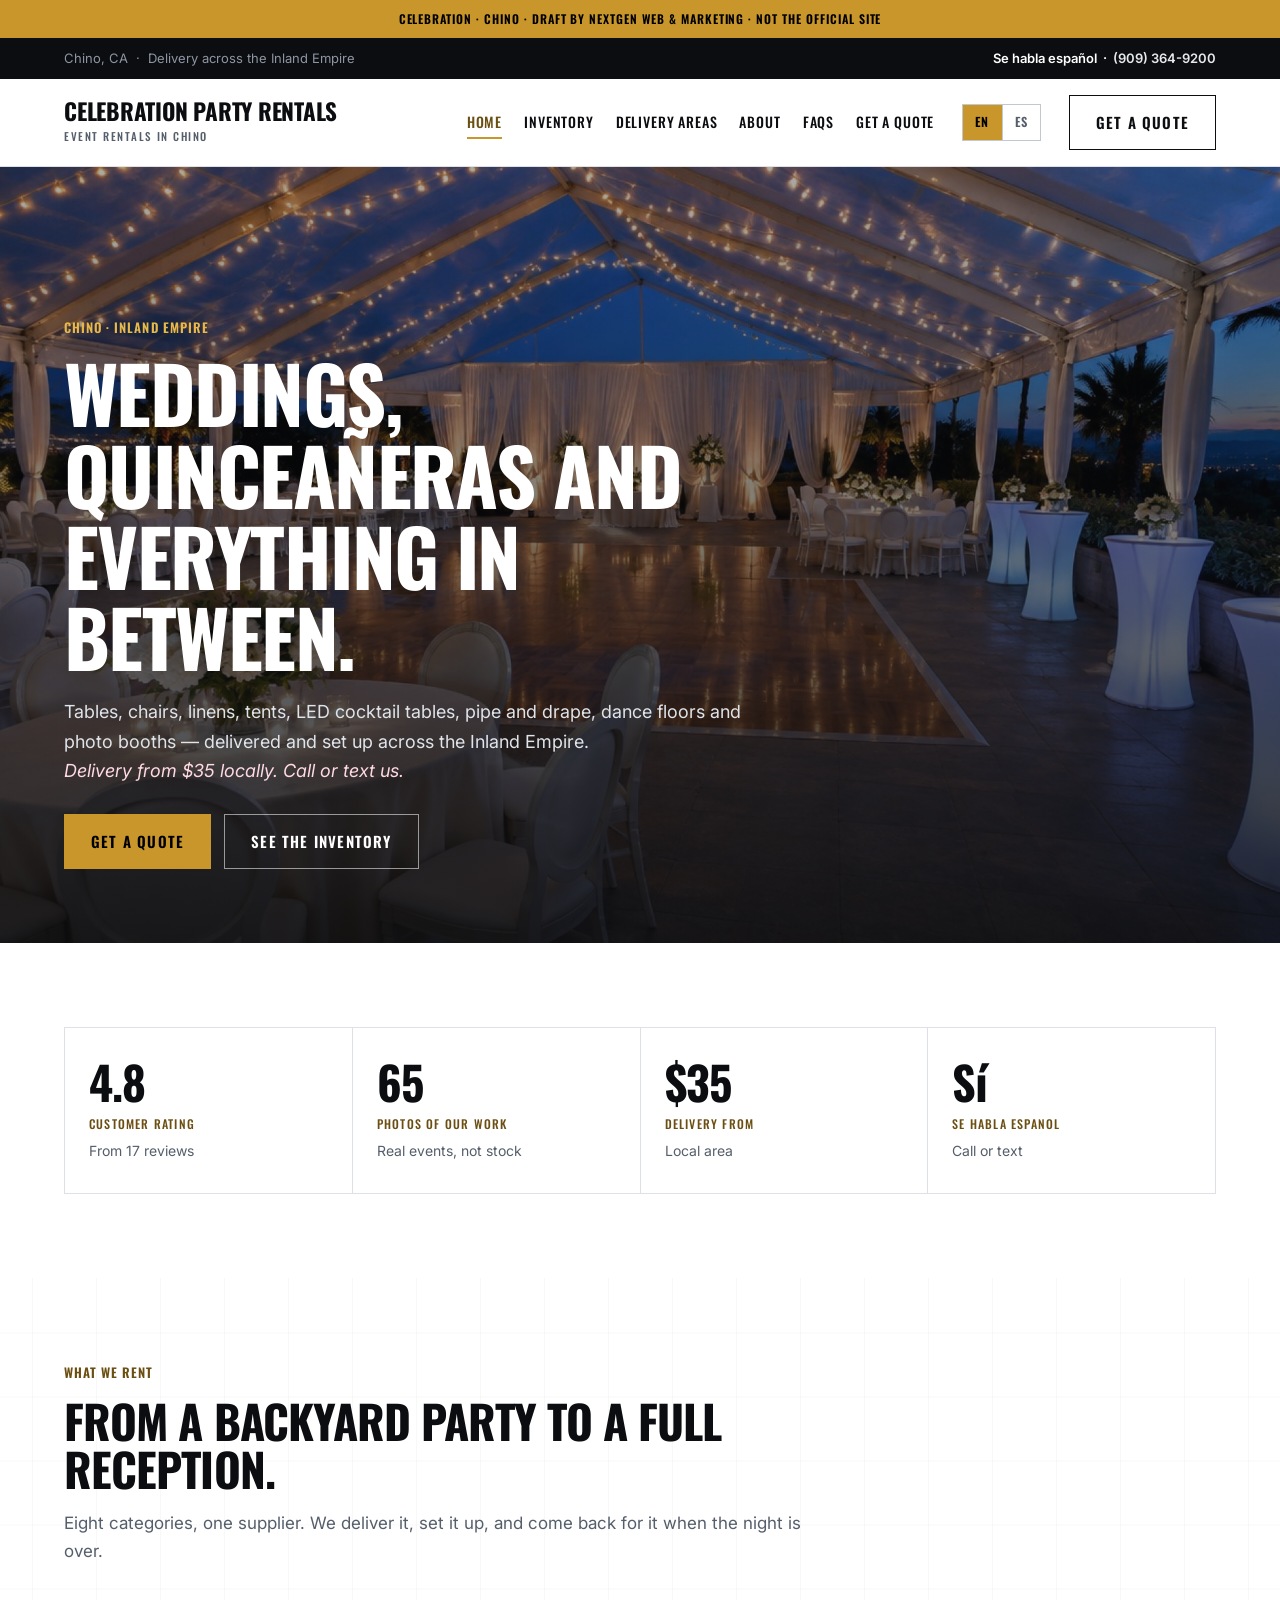
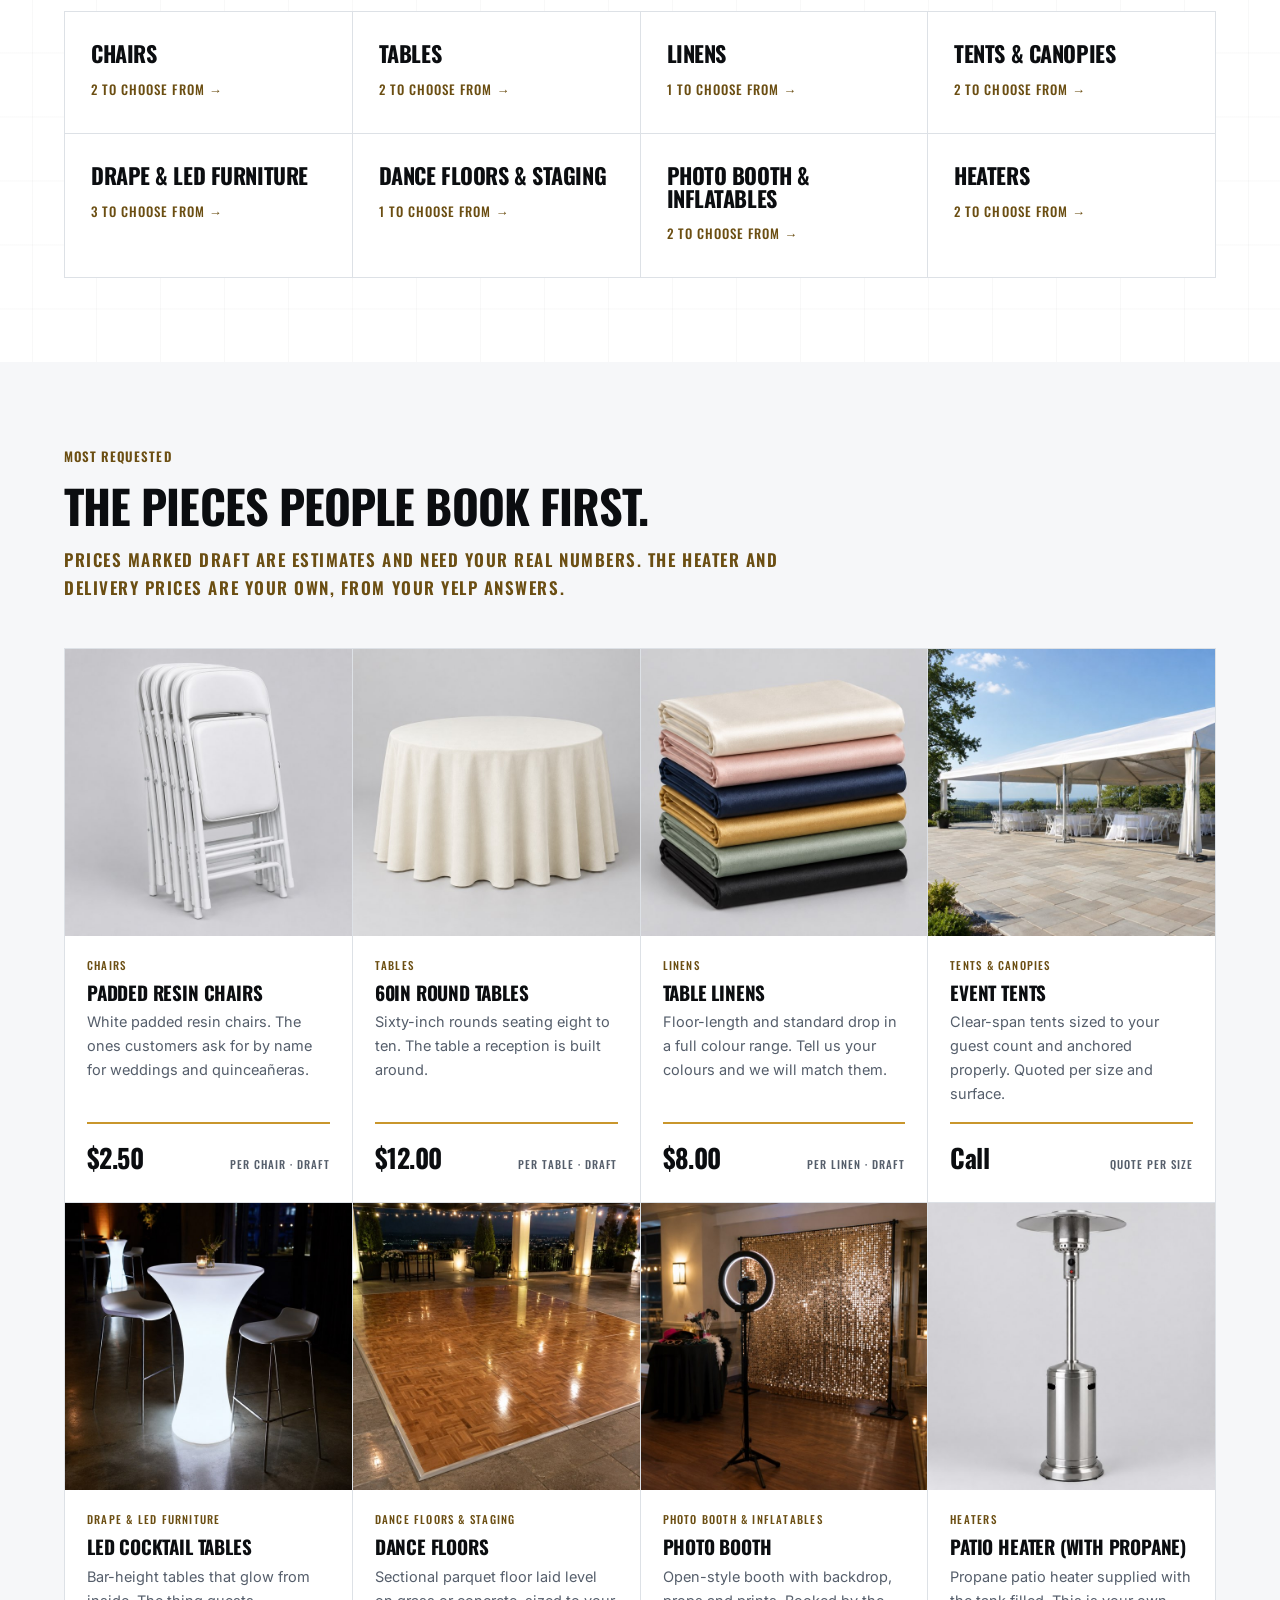
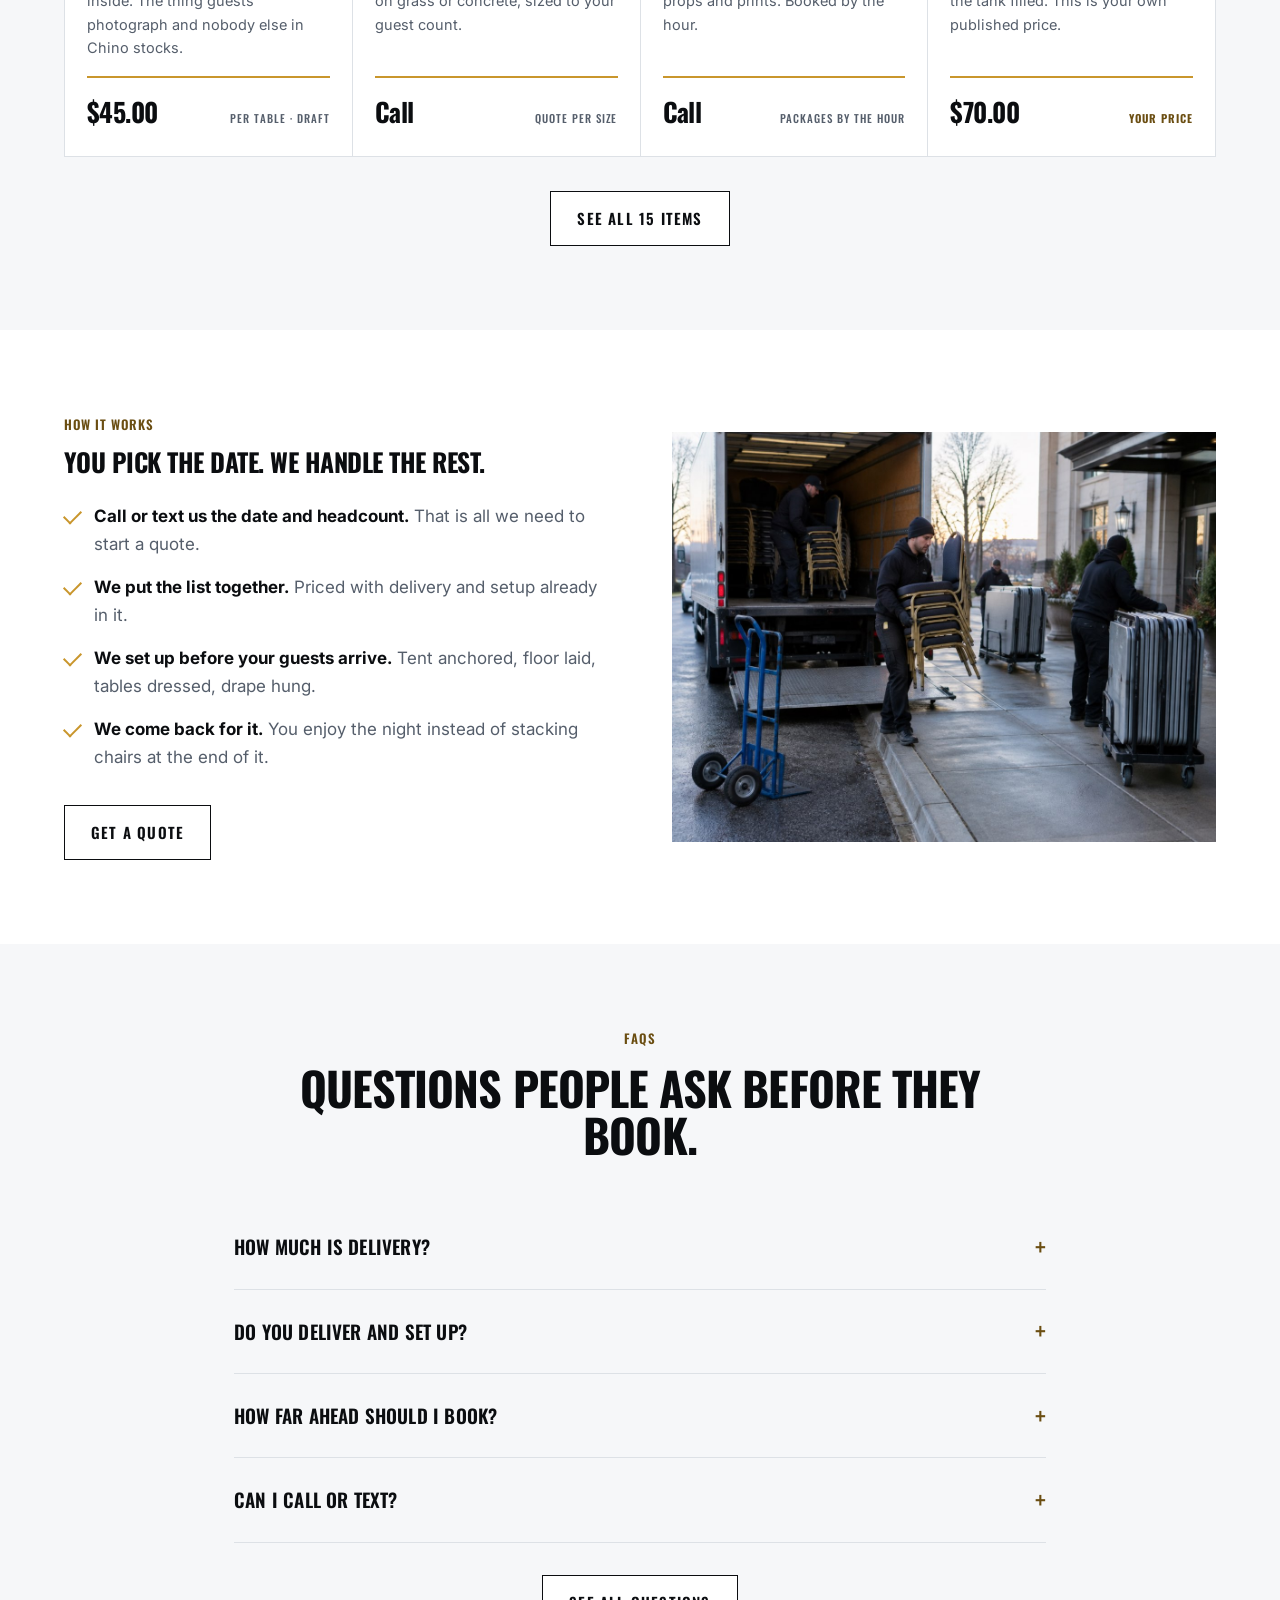
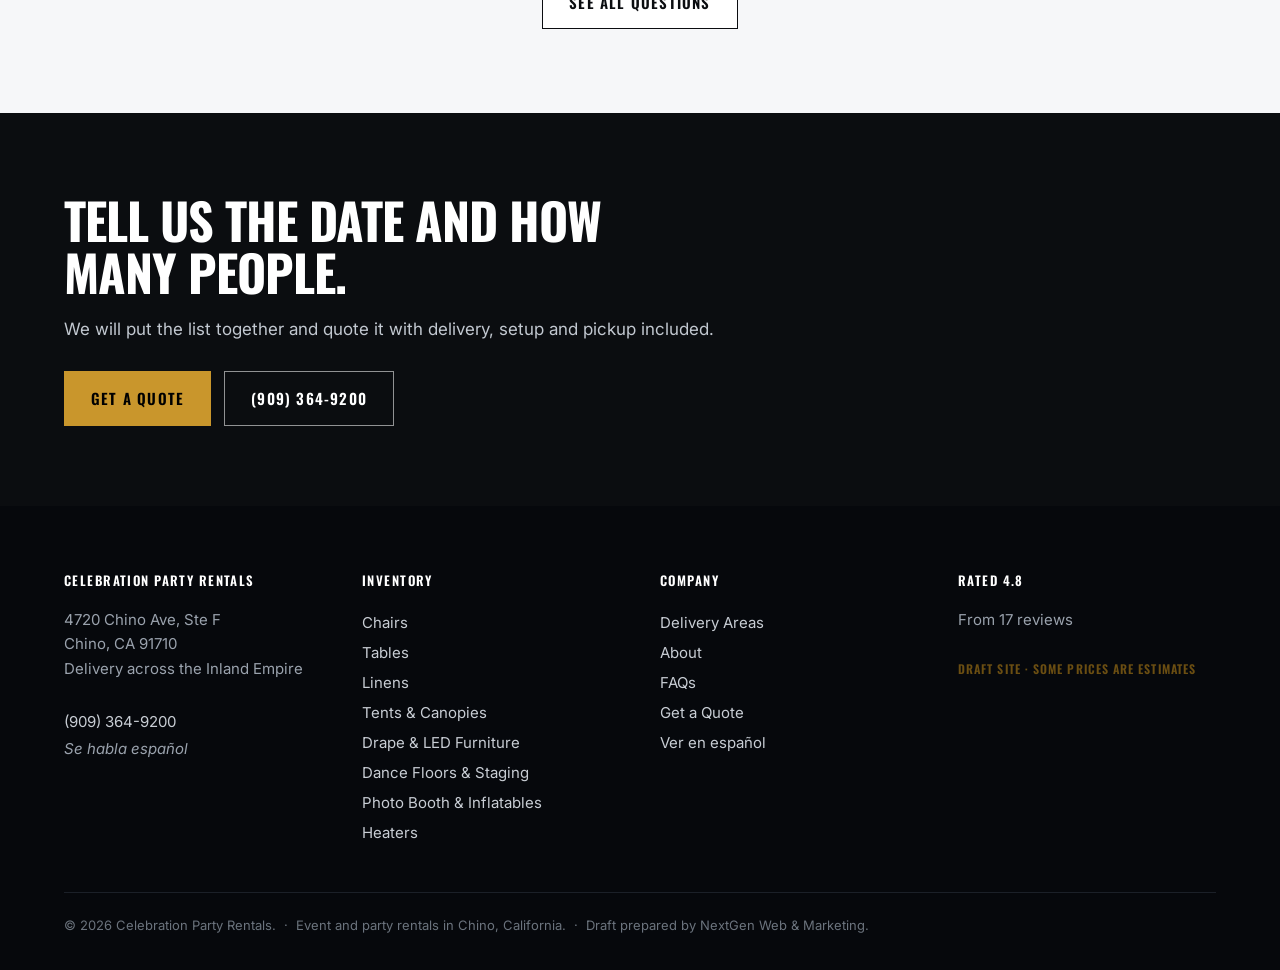
<file: index.html>
<!doctype html>
<html lang="en"><head><meta charset="utf-8">
<meta name="viewport" content="width=device-width,initial-scale=1">
<meta name="robots" content="noindex,nofollow,noarchive">
<title>Celebration Party Rentals — Event Rentals in Chino</title>
<meta name="description" content="Tables, chairs, linens, tents, LED cocktail tables, pipe and drape, dance floors and photo booths &amp;mdash; delivered and set up across the Inland Empire.">
<link rel="alternate" hreflang="en" href="index.html"><link rel="alternate" hreflang="es" href="index-es.html">
<link rel="preconnect" href="https://fonts.googleapis.com">
<link href="https://fonts.googleapis.com/css2?family=Oswald:wght@400;500;600;700&family=Inter:wght@400;500;600;700&display=swap" rel="stylesheet">
<link rel="stylesheet" href="assets/site.css">
</head><body>
<div class="draft">CELEBRATION · CHINO &middot; draft by NextGen Web &amp; Marketing &middot; not the official site</div>
<div class="util"><div class="wrap">
  <span>Chino, CA &nbsp;&middot;&nbsp; Delivery across the Inland Empire</span>
  <span class="lic">Se habla espa&ntilde;ol &nbsp;&middot;&nbsp; <a href="tel:+19093649200">(909) 364-9200</a></span>
</div></div>

<header class="hd"><div class="wrap">
  <a class="brand" href="index.html">
    <div class="n">Celebration Party Rentals</div>
    <div class="s">Event Rentals in Chino</div>
  </a>
  <nav><a href="index.html" class="on">Home</a><a href="inventory.html">Inventory</a><a href="areas.html">Delivery Areas</a><a href="about.html">About</a><a href="faq.html">FAQs</a><a href="contact.html">Get a Quote</a></nav>
  <div class="lang" role="group" aria-label="Language"><a href="index.html" class="on" hreflang="en">EN</a><a href="index-es.html" hreflang="es">ES</a></div>
  <a class="btn hdcta" href="contact.html">Get a Quote</a>
  <details class="mnav"><summary aria-label="Menu"><span class="bars"><i></i><i></i><i></i></span></summary>
    <div class="sheet"><a href="index.html" class="on">Home</a><a href="inventory.html">Inventory</a><a href="areas.html">Delivery Areas</a><a href="about.html">About</a><a href="faq.html">FAQs</a><a href="contact.html">Get a Quote</a>
    <a class="lang-row" hreflang="es" href="index-es.html">Ver en espa&ntilde;ol</a>
    <a class="go" href="contact.html">Get a Quote</a>
    <a class="call" href="tel:+19093649200">(909) 364-9200</a></div></details>
</div></header>

<section class="hero">
<video class="bg" autoplay muted loop playsinline preload="metadata"
       poster="assets/img/hero.jpg" aria-label="Weddings, Quinceañeras and Everything In Between.">
  <source src="assets/media/hero.mp4" type="video/mp4">
  <img class="bg" src="assets/img/hero.jpg" alt="Weddings, Quinceañeras and Everything In Between.">
</video>
<div class="shade"></div>
<div class="wrap">
  <div class="eyebrow">Chino &middot; Inland Empire</div>
  <h1>Weddings, Quinceañeras and Everything In Between.</h1>
  <p>Tables, chairs, linens, tents, LED cocktail tables, pipe and drape, dance floors and photo booths &mdash; delivered and set up across the Inland Empire.<br>
     <span class="es" style="color:#ffd9e4">Delivery from $35 locally. Call or text us.</span></p>
  <a class="btn blue" href="contact.html">Get a Quote</a>
  <a class="btn ghost" href="inventory.html" style="margin-left:8px">See the Inventory</a>
</div></section>
<section class="sec"><div class="wrap"><div class="stats"><div class="stat"><b>4.8</b><span>Customer rating</span><i>From 17 reviews</i></div><div class="stat"><b>65</b><span>Photos of our work</span><i>Real events, not stock</i></div><div class="stat"><b>$35</b><span>Delivery from</span><i>Local area</i></div><div class="stat"><b>Sí</b><span>Se habla espanol</span><i>Call or text</i></div></div></div></section>
<section class="sec bg-grid"><div class="wrap">
  <div class="shead"><div class="eyebrow">What we rent</div>
    <h2>From a backyard party to a full reception.</h2><p>Eight categories, one supplier. We deliver it, set it up, and come back for it when the night is over.</p></div>
  <div class="grid3"><a class="svc" href="inventory.html#seating"><h3>Chairs</h3><span>2 to choose from &rarr;</span></a><a class="svc" href="inventory.html#tables"><h3>Tables</h3><span>2 to choose from &rarr;</span></a><a class="svc" href="inventory.html#linens"><h3>Linens</h3><span>1 to choose from &rarr;</span></a><a class="svc" href="inventory.html#tents"><h3>Tents & Canopies</h3><span>2 to choose from &rarr;</span></a><a class="svc" href="inventory.html#decor"><h3>Drape & LED Furniture</h3><span>3 to choose from &rarr;</span></a><a class="svc" href="inventory.html#floors"><h3>Dance Floors & Staging</h3><span>1 to choose from &rarr;</span></a><a class="svc" href="inventory.html#fun"><h3>Photo Booth & Inflatables</h3><span>2 to choose from &rarr;</span></a><a class="svc" href="inventory.html#heaters"><h3>Heaters</h3><span>2 to choose from &rarr;</span></a></div>
</div></section>

<section class="sec alt"><div class="wrap">
  <div class="shead"><div class="eyebrow">Most requested</div>
    <h2>The pieces people book first.</h2>
    <p class="draftpx">Prices marked DRAFT are estimates and need your real numbers. The heater and delivery prices are your own, from your Yelp answers.</p></div>
  <div class="inv"><article class="item" id="padded-chairs">
<img src="assets/img/chairs-stack.jpg" alt="Padded Resin Chairs" loading="lazy">
<div class="b"><div class="cat">Chairs</div>
<h3>Padded Resin Chairs</h3><p>White padded resin chairs. The ones customers ask for by name for weddings and quinceañeras.</p>
<div class="px"><b>$2.50</b><span>per chair · DRAFT</span></div></div></article><article class="item" id="round-tables">
<img src="assets/img/table-round.jpg" alt="60in Round Tables" loading="lazy">
<div class="b"><div class="cat">Tables</div>
<h3>60in Round Tables</h3><p>Sixty-inch rounds seating eight to ten. The table a reception is built around.</p>
<div class="px"><b>$12.00</b><span>per table · DRAFT</span></div></div></article><article class="item" id="linens">
<img src="assets/img/linens.jpg" alt="Table Linens" loading="lazy">
<div class="b"><div class="cat">Linens</div>
<h3>Table Linens</h3><p>Floor-length and standard drop in a full colour range. Tell us your colours and we will match them.</p>
<div class="px"><b>$8.00</b><span>per linen · DRAFT</span></div></div></article><article class="item" id="tent">
<img src="assets/img/tent.jpg" alt="Event Tents" loading="lazy">
<div class="b"><div class="cat">Tents &amp; Canopies</div>
<h3>Event Tents</h3><p>Clear-span tents sized to your guest count and anchored properly. Quoted per size and surface.</p>
<div class="px"><b>Call</b><span>quote per size</span></div></div></article><article class="item" id="led-cocktail">
<img src="assets/img/led-cocktail.jpg" alt="LED Cocktail Tables" loading="lazy">
<div class="b"><div class="cat">Drape &amp; LED Furniture</div>
<h3>LED Cocktail Tables</h3><p>Bar-height tables that glow from inside. The thing guests photograph and nobody else in Chino stocks.</p>
<div class="px"><b>$45.00</b><span>per table · DRAFT</span></div></div></article><article class="item" id="dance-floor">
<img src="assets/img/dance-floor.jpg" alt="Dance Floors" loading="lazy">
<div class="b"><div class="cat">Dance Floors &amp; Staging</div>
<h3>Dance Floors</h3><p>Sectional parquet floor laid level on grass or concrete, sized to your guest count.</p>
<div class="px"><b>Call</b><span>quote per size</span></div></div></article><article class="item" id="photo-booth">
<img src="assets/img/photo-booth.jpg" alt="Photo Booth" loading="lazy">
<div class="b"><div class="cat">Photo Booth &amp; Inflatables</div>
<h3>Photo Booth</h3><p>Open-style booth with backdrop, props and prints. Booked by the hour.</p>
<div class="px"><b>Call</b><span>packages by the hour</span></div></div></article><article class="item" id="heater-propane">
<img src="assets/img/heater.jpg" alt="Patio Heater (with propane)" loading="lazy">
<div class="b"><div class="cat">Heaters</div>
<h3>Patio Heater (with propane)</h3><p>Propane patio heater supplied with the tank filled. This is your own published price.</p>
<div class="px"><b>$70.00</b><span style="color:var(--accent-ink);font-weight:700">your price</span></div></div></article></div>
  <div class="center" style="margin-top:34px">
    <a class="btn" href="inventory.html">See all 15 items</a></div>
</div></section>

<section class="sec"><div class="wrap">
  <div class="two">
    <div><div class="eyebrow">How it works</div>
      <h2>You pick the date. We handle the rest.</h2>
      <ul class="ticks">
        <li><b>Call or text us the date and headcount.</b> That is all we need to start a quote.</li><li><b>We put the list together.</b> Priced with delivery and setup already in it.</li>
        <li><b>We set up before your guests arrive.</b> Tent anchored, floor laid, tables dressed, drape hung.</li><li><b>We come back for it.</b> You enjoy the night instead of stacking chairs at the end of it.</li>
      </ul>
      <a class="btn" href="contact.html" style="margin-top:8px">Get a Quote</a></div>
    <div><img src="assets/img/setup-delivery.jpg" alt="" loading="lazy"></div>
  </div>
</div></section>

<section class="sec alt"><div class="wrap" style="max-width:860px">
  <div class="shead center" style="margin-left:auto;margin-right:auto">
    <div class="eyebrow">FAQs</div>
    <h2>Questions people ask before they book.</h2></div>
  <details class="fq"><summary>How much is delivery?</summary><p>Delivery starts at $35 for the local area &amp;mdash; that is your own published figure from your Yelp answers. DRAFT: confirm how far that rate reaches and what it becomes further out.</p></details><details class="fq"><summary>Do you deliver and set up?</summary><p>DRAFT - confirm. For tents, dance floors and pipe and drape the answer matters more than anything else on this page, because nobody wants to lay a dance floor themselves.</p></details><details class="fq"><summary>How far ahead should I book?</summary><p>DRAFT - your real answer. Wedding and quinceañera season fills up, and saying so sets expectations before somebody calls you the week before.</p></details><details class="fq"><summary>Can I call or text?</summary><p>Both. DRAFT - confirm which number you prefer for each; you have given out a separate text line in your Yelp answers and it should be on the site properly rather than buried in a Q&amp;amp;A.</p></details>
  <div class="center" style="margin-top:32px">
    <a class="btn" href="faq.html">See all questions</a></div>
</div></section>

<section class="band"><div class="wrap">
  <h2>Tell us the date and how many people.</h2>
  <p>We will put the list together and quote it with delivery, setup and pickup included.</p>
  <a class="btn blue" href="contact.html">Get a Quote</a>
  <a class="btn ghost" href="tel:+19093649200" style="margin-left:8px">(909) 364-9200</a>
</div></section>

<footer class="ft"><div class="wrap"><div class="inner">
  <div class="cols">
    <div><h4>Celebration Party Rentals</h4>
      4720 Chino Ave, Ste F<br>Chino, CA 91710<br>
      Delivery across the Inland Empire<br><br>
      <a href="tel:+19093649200">(909) 364-9200</a><br>
      <span class="es">Se habla espa&ntilde;ol</span></div>
    <div><h4>Inventory</h4><a href="inventory.html#seating">Chairs</a><br><a href="inventory.html#tables">Tables</a><br><a href="inventory.html#linens">Linens</a><br><a href="inventory.html#tents">Tents & Canopies</a><br><a href="inventory.html#decor">Drape & LED Furniture</a><br><a href="inventory.html#floors">Dance Floors & Staging</a><br><a href="inventory.html#fun">Photo Booth & Inflatables</a><br><a href="inventory.html#heaters">Heaters</a><br></div>
    <div><h4>Company</h4>
      <a href="areas.html">Delivery Areas</a><br>
      <a href="about.html">About</a><br>
      <a href="faq.html">FAQs</a><br>
      <a href="contact.html">Get a Quote</a><br>
      <a href="index-es.html">Ver en espa&ntilde;ol</a></div>
    <div><h4>Rated 4.8</h4>
      From 17 reviews<br><br>
      <span class="draftpx">Draft site &middot; some prices are estimates</span></div>
  </div>
  <div class="legal">&copy; 2026 Celebration Party Rentals. &nbsp;&middot;&nbsp; Event and party rentals in Chino, California. &nbsp;&middot;&nbsp; Draft prepared by NextGen Web &amp; Marketing.</div>
</div></div></footer>
</body></html>
</file>
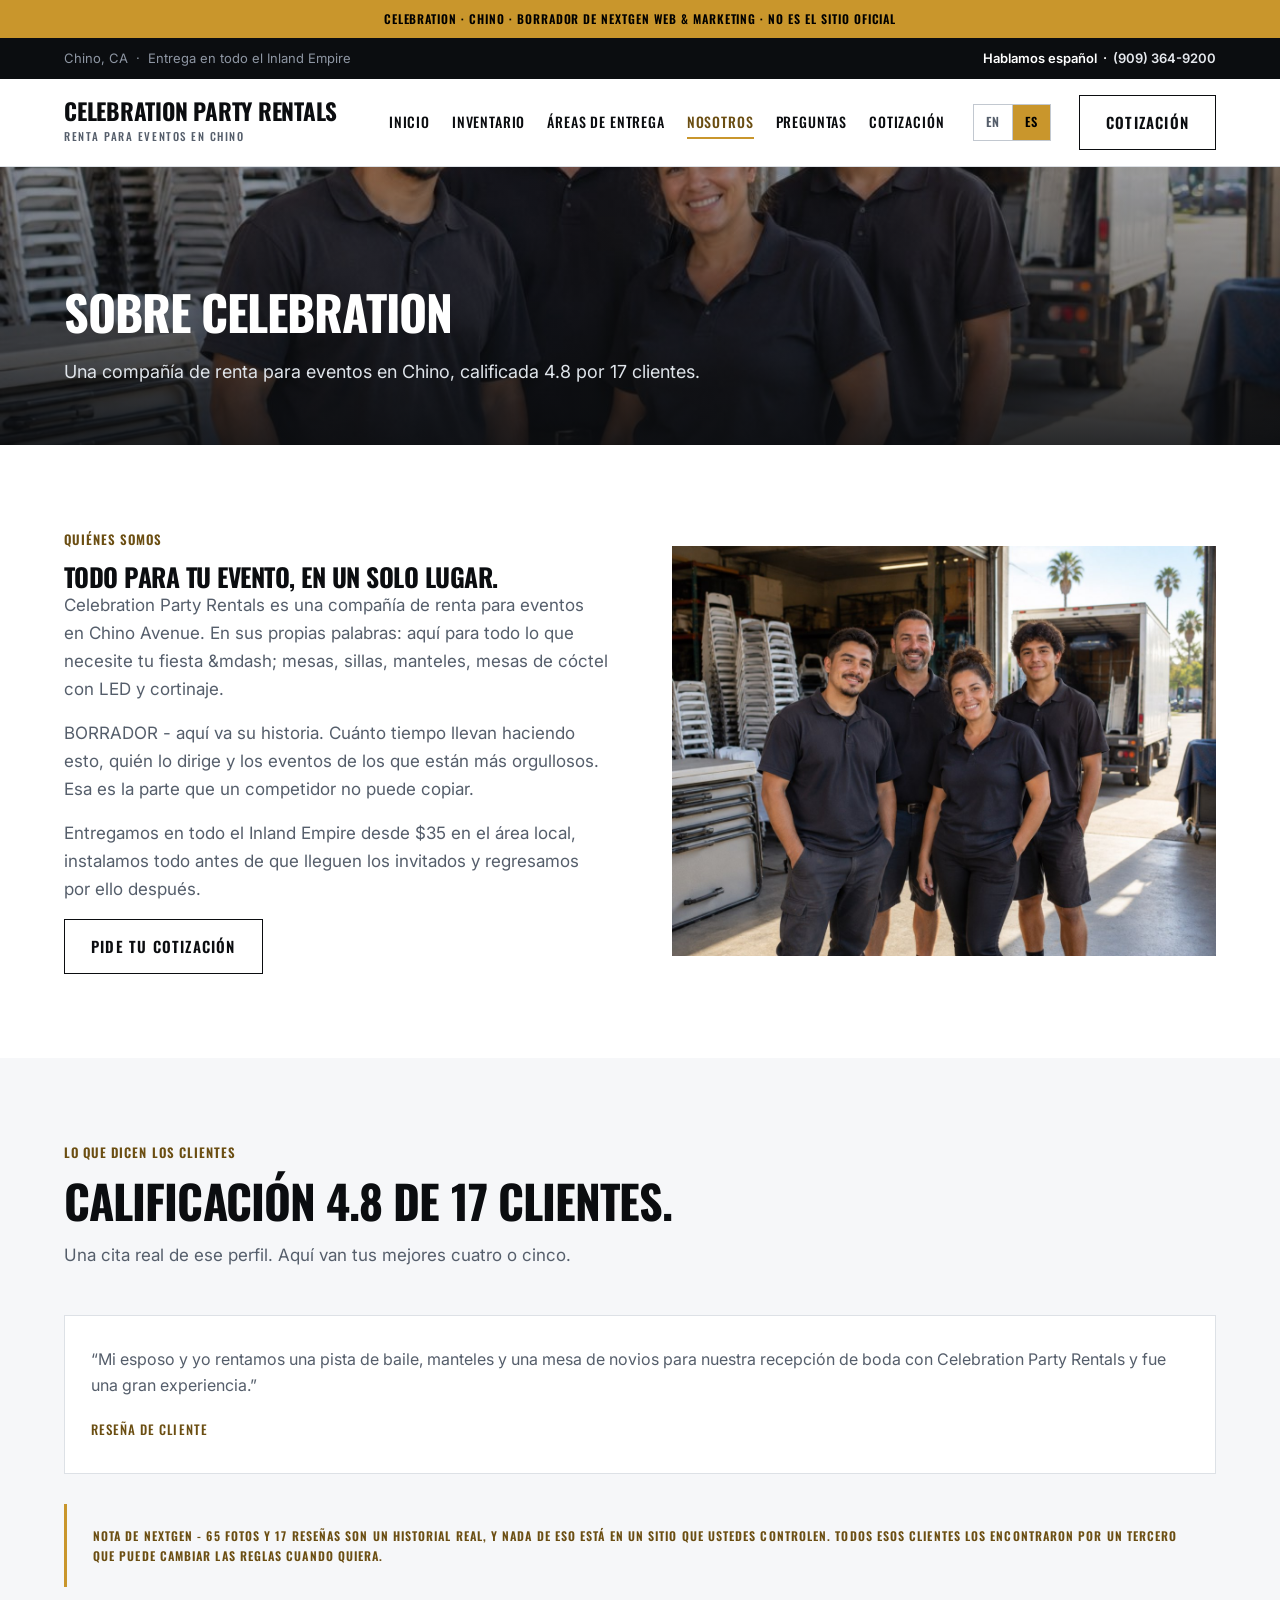
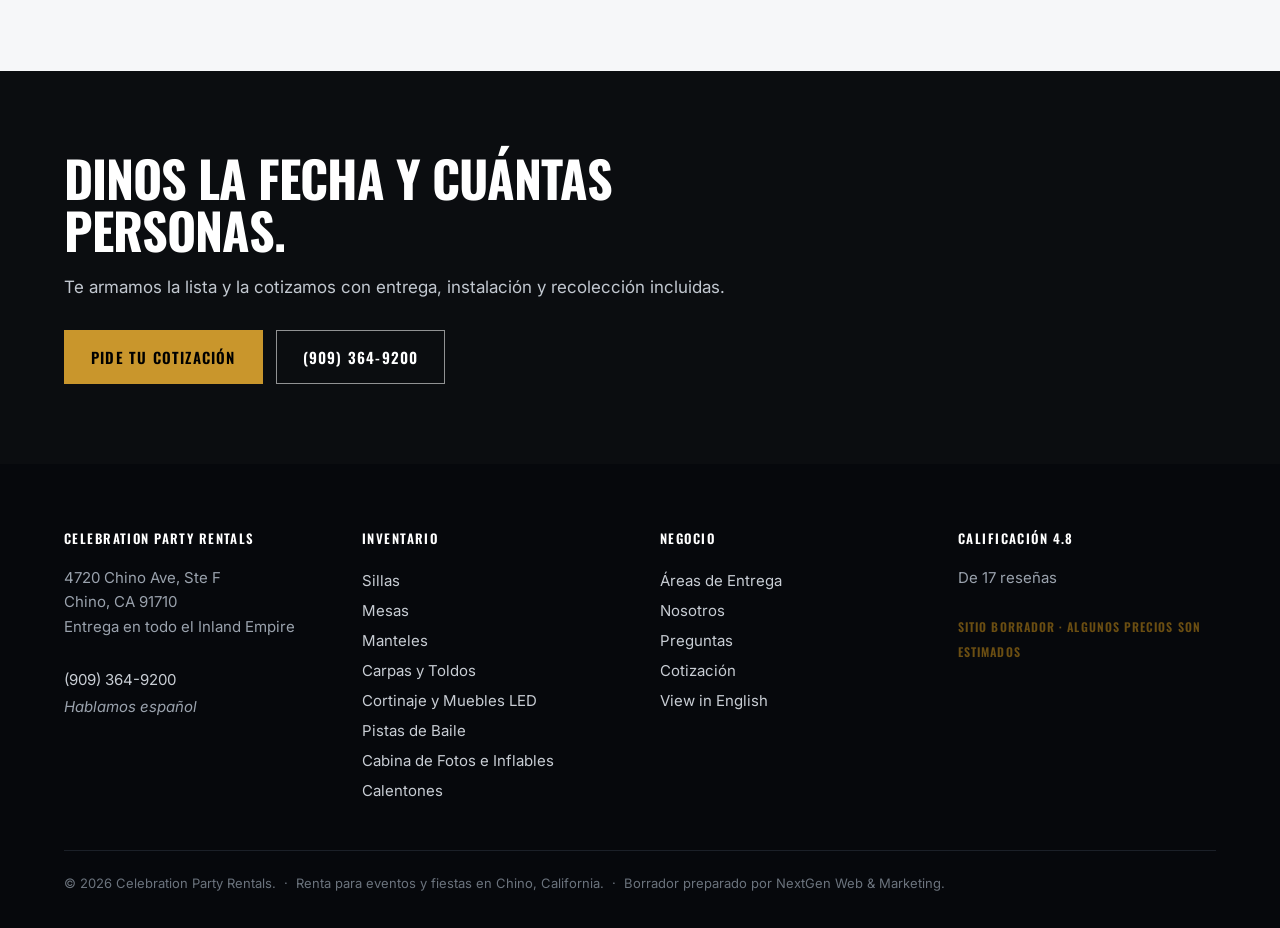
<file: about-es.html>
<!doctype html>
<html lang="es"><head><meta charset="utf-8">
<meta name="viewport" content="width=device-width,initial-scale=1">
<meta name="robots" content="noindex,nofollow,noarchive">
<title>Sobre Celebration — Celebration Party Rentals</title>
<meta name="description" content="Una compañía de renta para eventos en Chino, calificada 4.8 por 17 clientes.">
<link rel="alternate" hreflang="en" href="about.html"><link rel="alternate" hreflang="es" href="about-es.html">
<link rel="preconnect" href="https://fonts.googleapis.com">
<link href="https://fonts.googleapis.com/css2?family=Oswald:wght@400;500;600;700&family=Inter:wght@400;500;600;700&display=swap" rel="stylesheet">
<link rel="stylesheet" href="assets/site.css">
</head><body>
<div class="draft">CELEBRATION · CHINO &middot; borrador de NextGen Web &amp; Marketing &middot; no es el sitio oficial</div>
<div class="util"><div class="wrap">
  <span>Chino, CA &nbsp;&middot;&nbsp; Entrega en todo el Inland Empire</span>
  <span class="lic">Hablamos espa&ntilde;ol &nbsp;&middot;&nbsp; <a href="tel:+19093649200">(909) 364-9200</a></span>
</div></div>

<header class="hd"><div class="wrap">
  <a class="brand" href="index-es.html">
    <div class="n">Celebration Party Rentals</div>
    <div class="s">Renta para Eventos en Chino</div>
  </a>
  <nav><a href="index-es.html">Inicio</a><a href="inventory-es.html">Inventario</a><a href="areas-es.html">Áreas de Entrega</a><a href="about-es.html" class="on">Nosotros</a><a href="faq-es.html">Preguntas</a><a href="contact-es.html">Cotización</a></nav>
  <div class="lang" role="group" aria-label="Language"><a href="about.html" hreflang="en">EN</a><a href="about-es.html" class="on" hreflang="es">ES</a></div>
  <a class="btn hdcta" href="contact-es.html">Cotización</a>
  <details class="mnav"><summary aria-label="Menu"><span class="bars"><i></i><i></i><i></i></span></summary>
    <div class="sheet"><a href="index-es.html">Inicio</a><a href="inventory-es.html">Inventario</a><a href="areas-es.html">Áreas de Entrega</a><a href="about-es.html" class="on">Nosotros</a><a href="faq-es.html">Preguntas</a><a href="contact-es.html">Cotización</a>
    <a class="lang-row" hreflang="en" href="about.html">View in English</a>
    <a class="go" href="contact-es.html">Cotización</a>
    <a class="call" href="tel:+19093649200">(909) 364-9200</a></div></details>
</div></header>

<section class="hero" style="min-height:0">
<img class="bg" src="assets/img/team.jpg" alt="Sobre Celebration"><div class="shade"></div>
<div class="wrap" style="padding:120px 24px 58px"><h1 style="font-size:clamp(32px,4.4vw,48px)">Sobre Celebration</h1>
<p style="margin-bottom:0">Una compañía de renta para eventos en Chino, calificada 4.8 por 17 clientes.</p></div></section>
<section class="sec"><div class="wrap">
  <div class="two">
    <div><div class="eyebrow">Quiénes somos</div>
      <h2>Todo para tu evento, en un solo lugar.</h2>
      <p>Celebration Party Rentals es una compañía de renta para eventos en Chino Avenue. En sus propias palabras: aquí para todo lo que necesite tu fiesta &amp;mdash; mesas, sillas, manteles, mesas de cóctel con LED y cortinaje.</p><p>BORRADOR - aquí va su historia. Cuánto tiempo llevan haciendo esto, quién lo dirige y los eventos de los que están más orgullosos. Esa es la parte que un competidor no puede copiar.</p><p>Entregamos en todo el Inland Empire desde $35 en el área local, instalamos todo antes de que lleguen los invitados y regresamos por ello después.</p>
      <a class="btn" href="contact-es.html">Pide tu Cotización</a></div>
    <div><img src="assets/img/team.jpg" alt="" loading="lazy"></div>
  </div>
</div></section>

<section class="sec alt"><div class="wrap">
  <div class="shead"><div class="eyebrow">Lo que dicen los clientes</div>
    <h2>Calificación 4.8 de 17 clientes.</h2>
    <p>Una cita real de ese perfil. Aquí van tus mejores cuatro o cinco.</p></div>
  <div class="grid3"><div class="svc"><p style="font-size:16px">&ldquo;Mi esposo y yo rentamos una pista de baile, manteles y una mesa de novios para nuestra recepción de boda con Celebration Party Rentals y fue una gran experiencia.&rdquo;</p><span>Reseña de cliente</span></div></div>
  <div class="notes" style="margin-top:30px">
    <p class="draftpx" style="margin:0">NOTA DE NEXTGEN - 65 fotos y 17 reseñas son un historial real, y nada de eso está en un sitio que ustedes controlen. Todos esos clientes los encontraron por un tercero que puede cambiar las reglas cuando quiera.</p></div>
</div></section>

<section class="band"><div class="wrap">
  <h2>Dinos la fecha y cuántas personas.</h2>
  <p>Te armamos la lista y la cotizamos con entrega, instalación y recolección incluidas.</p>
  <a class="btn blue" href="contact-es.html">Pide tu Cotización</a>
  <a class="btn ghost" href="tel:+19093649200" style="margin-left:8px">(909) 364-9200</a>
</div></section>

<footer class="ft"><div class="wrap"><div class="inner">
  <div class="cols">
    <div><h4>Celebration Party Rentals</h4>
      4720 Chino Ave, Ste F<br>Chino, CA 91710<br>
      Entrega en todo el Inland Empire<br><br>
      <a href="tel:+19093649200">(909) 364-9200</a><br>
      <span class="es">Hablamos espa&ntilde;ol</span></div>
    <div><h4>Inventario</h4><a href="inventory-es.html#seating">Sillas</a><br><a href="inventory-es.html#tables">Mesas</a><br><a href="inventory-es.html#linens">Manteles</a><br><a href="inventory-es.html#tents">Carpas y Toldos</a><br><a href="inventory-es.html#decor">Cortinaje y Muebles LED</a><br><a href="inventory-es.html#floors">Pistas de Baile</a><br><a href="inventory-es.html#fun">Cabina de Fotos e Inflables</a><br><a href="inventory-es.html#heaters">Calentones</a><br></div>
    <div><h4>Negocio</h4>
      <a href="areas-es.html">Áreas de Entrega</a><br>
      <a href="about-es.html">Nosotros</a><br>
      <a href="faq-es.html">Preguntas</a><br>
      <a href="contact-es.html">Cotización</a><br>
      <a href="about.html">View in English</a></div>
    <div><h4>Calificación 4.8</h4>
      De 17 reseñas<br><br>
      <span class="draftpx">Sitio borrador &middot; algunos precios son estimados</span></div>
  </div>
  <div class="legal">&copy; 2026 Celebration Party Rentals. &nbsp;&middot;&nbsp; Renta para eventos y fiestas en Chino, California. &nbsp;&middot;&nbsp; Borrador preparado por NextGen Web &amp; Marketing.</div>
</div></div></footer>
</body></html>
</file>
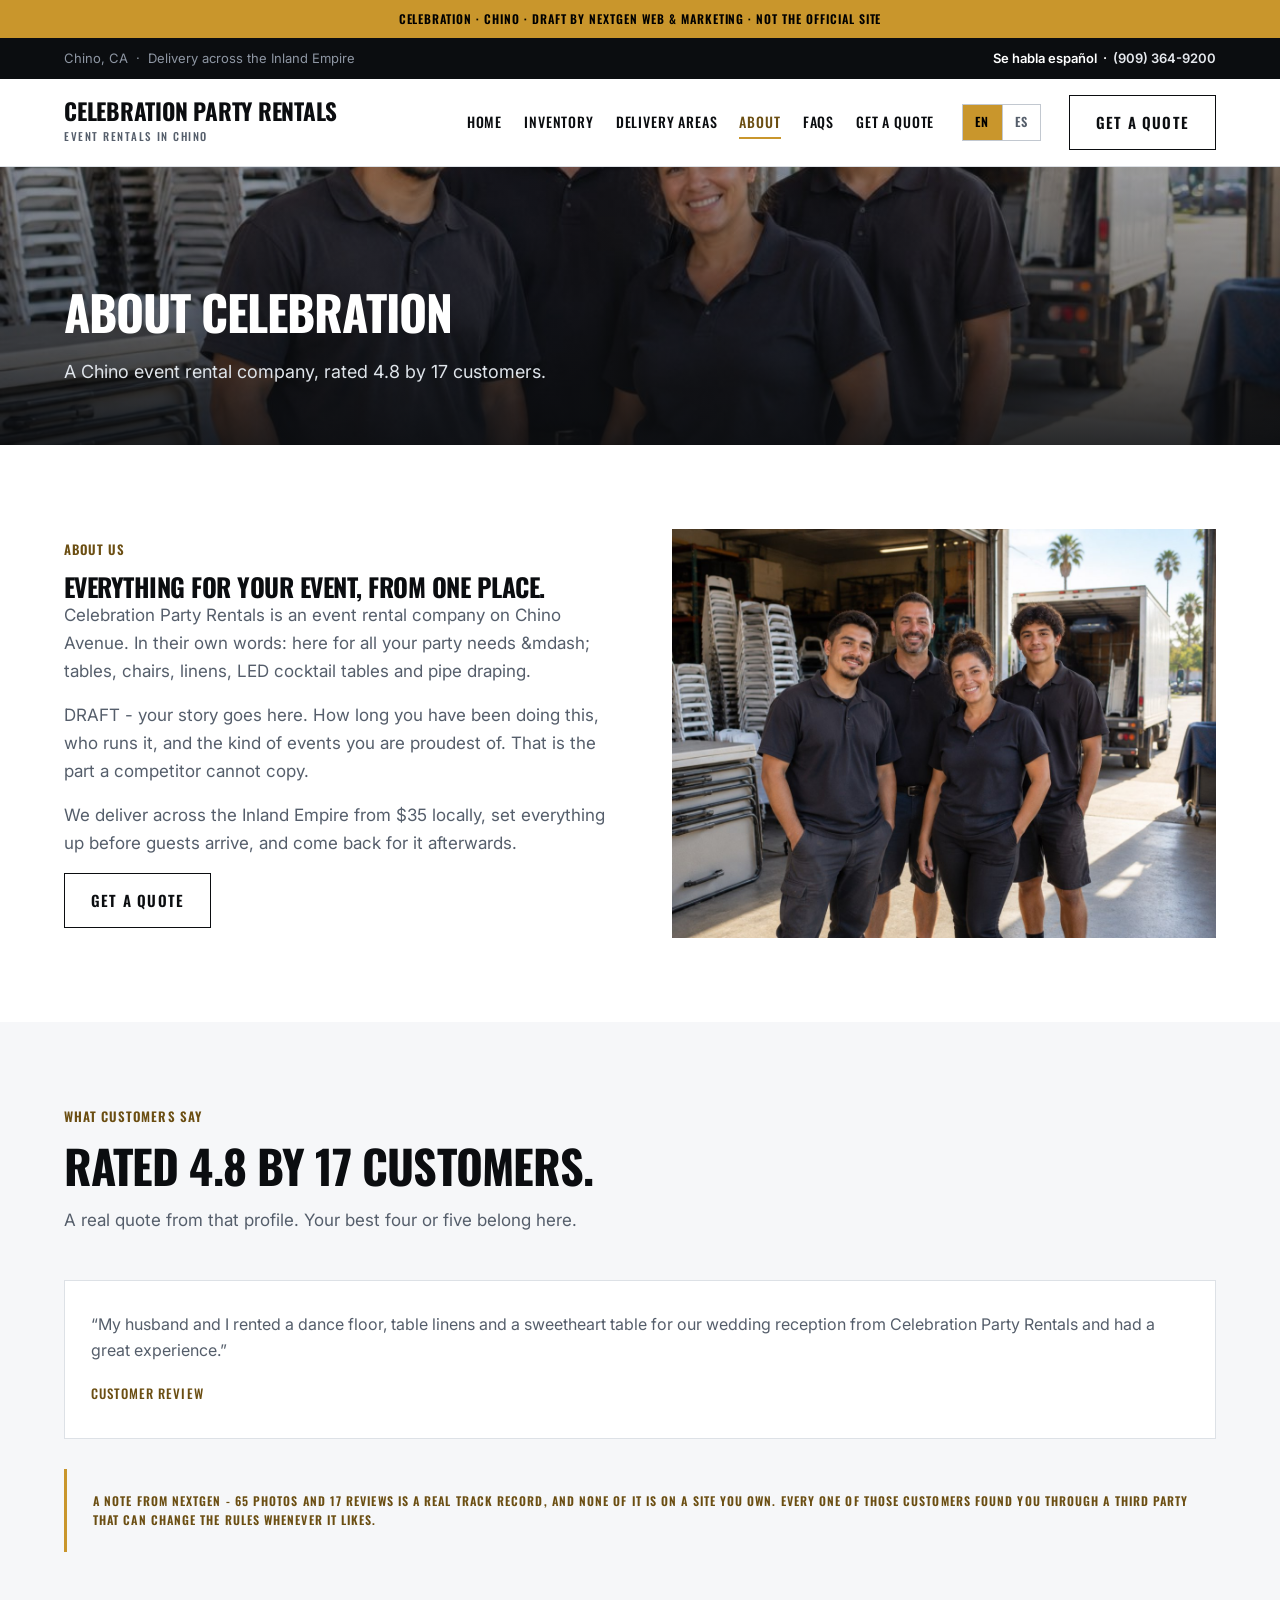
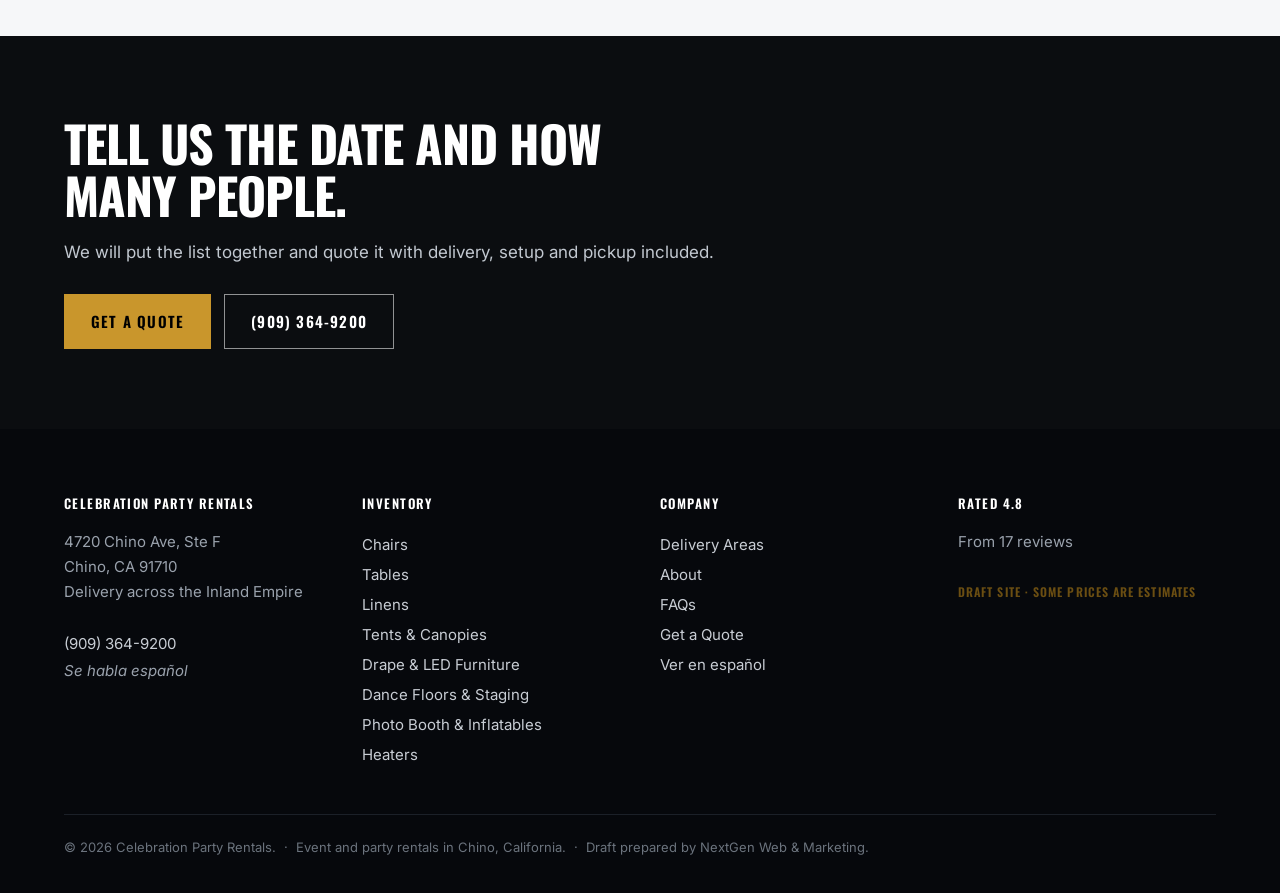
<file: about.html>
<!doctype html>
<html lang="en"><head><meta charset="utf-8">
<meta name="viewport" content="width=device-width,initial-scale=1">
<meta name="robots" content="noindex,nofollow,noarchive">
<title>About Celebration — Celebration Party Rentals</title>
<meta name="description" content="A Chino event rental company, rated 4.8 by 17 customers.">
<link rel="alternate" hreflang="en" href="about.html"><link rel="alternate" hreflang="es" href="about-es.html">
<link rel="preconnect" href="https://fonts.googleapis.com">
<link href="https://fonts.googleapis.com/css2?family=Oswald:wght@400;500;600;700&family=Inter:wght@400;500;600;700&display=swap" rel="stylesheet">
<link rel="stylesheet" href="assets/site.css">
</head><body>
<div class="draft">CELEBRATION · CHINO &middot; draft by NextGen Web &amp; Marketing &middot; not the official site</div>
<div class="util"><div class="wrap">
  <span>Chino, CA &nbsp;&middot;&nbsp; Delivery across the Inland Empire</span>
  <span class="lic">Se habla espa&ntilde;ol &nbsp;&middot;&nbsp; <a href="tel:+19093649200">(909) 364-9200</a></span>
</div></div>

<header class="hd"><div class="wrap">
  <a class="brand" href="index.html">
    <div class="n">Celebration Party Rentals</div>
    <div class="s">Event Rentals in Chino</div>
  </a>
  <nav><a href="index.html">Home</a><a href="inventory.html">Inventory</a><a href="areas.html">Delivery Areas</a><a href="about.html" class="on">About</a><a href="faq.html">FAQs</a><a href="contact.html">Get a Quote</a></nav>
  <div class="lang" role="group" aria-label="Language"><a href="about.html" class="on" hreflang="en">EN</a><a href="about-es.html" hreflang="es">ES</a></div>
  <a class="btn hdcta" href="contact.html">Get a Quote</a>
  <details class="mnav"><summary aria-label="Menu"><span class="bars"><i></i><i></i><i></i></span></summary>
    <div class="sheet"><a href="index.html">Home</a><a href="inventory.html">Inventory</a><a href="areas.html">Delivery Areas</a><a href="about.html" class="on">About</a><a href="faq.html">FAQs</a><a href="contact.html">Get a Quote</a>
    <a class="lang-row" hreflang="es" href="about-es.html">Ver en espa&ntilde;ol</a>
    <a class="go" href="contact.html">Get a Quote</a>
    <a class="call" href="tel:+19093649200">(909) 364-9200</a></div></details>
</div></header>

<section class="hero" style="min-height:0">
<img class="bg" src="assets/img/team.jpg" alt="About Celebration"><div class="shade"></div>
<div class="wrap" style="padding:120px 24px 58px"><h1 style="font-size:clamp(32px,4.4vw,48px)">About Celebration</h1>
<p style="margin-bottom:0">A Chino event rental company, rated 4.8 by 17 customers.</p></div></section>
<section class="sec"><div class="wrap">
  <div class="two">
    <div><div class="eyebrow">About us</div>
      <h2>Everything for your event, from one place.</h2>
      <p>Celebration Party Rentals is an event rental company on Chino Avenue. In their own words: here for all your party needs &amp;mdash; tables, chairs, linens, LED cocktail tables and pipe draping.</p><p>DRAFT - your story goes here. How long you have been doing this, who runs it, and the kind of events you are proudest of. That is the part a competitor cannot copy.</p><p>We deliver across the Inland Empire from $35 locally, set everything up before guests arrive, and come back for it afterwards.</p>
      <a class="btn" href="contact.html">Get a Quote</a></div>
    <div><img src="assets/img/team.jpg" alt="" loading="lazy"></div>
  </div>
</div></section>

<section class="sec alt"><div class="wrap">
  <div class="shead"><div class="eyebrow">What customers say</div>
    <h2>Rated 4.8 by 17 customers.</h2>
    <p>A real quote from that profile. Your best four or five belong here.</p></div>
  <div class="grid3"><div class="svc"><p style="font-size:16px">&ldquo;My husband and I rented a dance floor, table linens and a sweetheart table for our wedding reception from Celebration Party Rentals and had a great experience.&rdquo;</p><span>Customer review</span></div></div>
  <div class="notes" style="margin-top:30px">
    <p class="draftpx" style="margin:0">A NOTE FROM NEXTGEN - 65 photos and 17 reviews is a real track record, and none of it is on a site you own. Every one of those customers found you through a third party that can change the rules whenever it likes.</p></div>
</div></section>

<section class="band"><div class="wrap">
  <h2>Tell us the date and how many people.</h2>
  <p>We will put the list together and quote it with delivery, setup and pickup included.</p>
  <a class="btn blue" href="contact.html">Get a Quote</a>
  <a class="btn ghost" href="tel:+19093649200" style="margin-left:8px">(909) 364-9200</a>
</div></section>

<footer class="ft"><div class="wrap"><div class="inner">
  <div class="cols">
    <div><h4>Celebration Party Rentals</h4>
      4720 Chino Ave, Ste F<br>Chino, CA 91710<br>
      Delivery across the Inland Empire<br><br>
      <a href="tel:+19093649200">(909) 364-9200</a><br>
      <span class="es">Se habla espa&ntilde;ol</span></div>
    <div><h4>Inventory</h4><a href="inventory.html#seating">Chairs</a><br><a href="inventory.html#tables">Tables</a><br><a href="inventory.html#linens">Linens</a><br><a href="inventory.html#tents">Tents & Canopies</a><br><a href="inventory.html#decor">Drape & LED Furniture</a><br><a href="inventory.html#floors">Dance Floors & Staging</a><br><a href="inventory.html#fun">Photo Booth & Inflatables</a><br><a href="inventory.html#heaters">Heaters</a><br></div>
    <div><h4>Company</h4>
      <a href="areas.html">Delivery Areas</a><br>
      <a href="about.html">About</a><br>
      <a href="faq.html">FAQs</a><br>
      <a href="contact.html">Get a Quote</a><br>
      <a href="about-es.html">Ver en espa&ntilde;ol</a></div>
    <div><h4>Rated 4.8</h4>
      From 17 reviews<br><br>
      <span class="draftpx">Draft site &middot; some prices are estimates</span></div>
  </div>
  <div class="legal">&copy; 2026 Celebration Party Rentals. &nbsp;&middot;&nbsp; Event and party rentals in Chino, California. &nbsp;&middot;&nbsp; Draft prepared by NextGen Web &amp; Marketing.</div>
</div></div></footer>
</body></html>
</file>
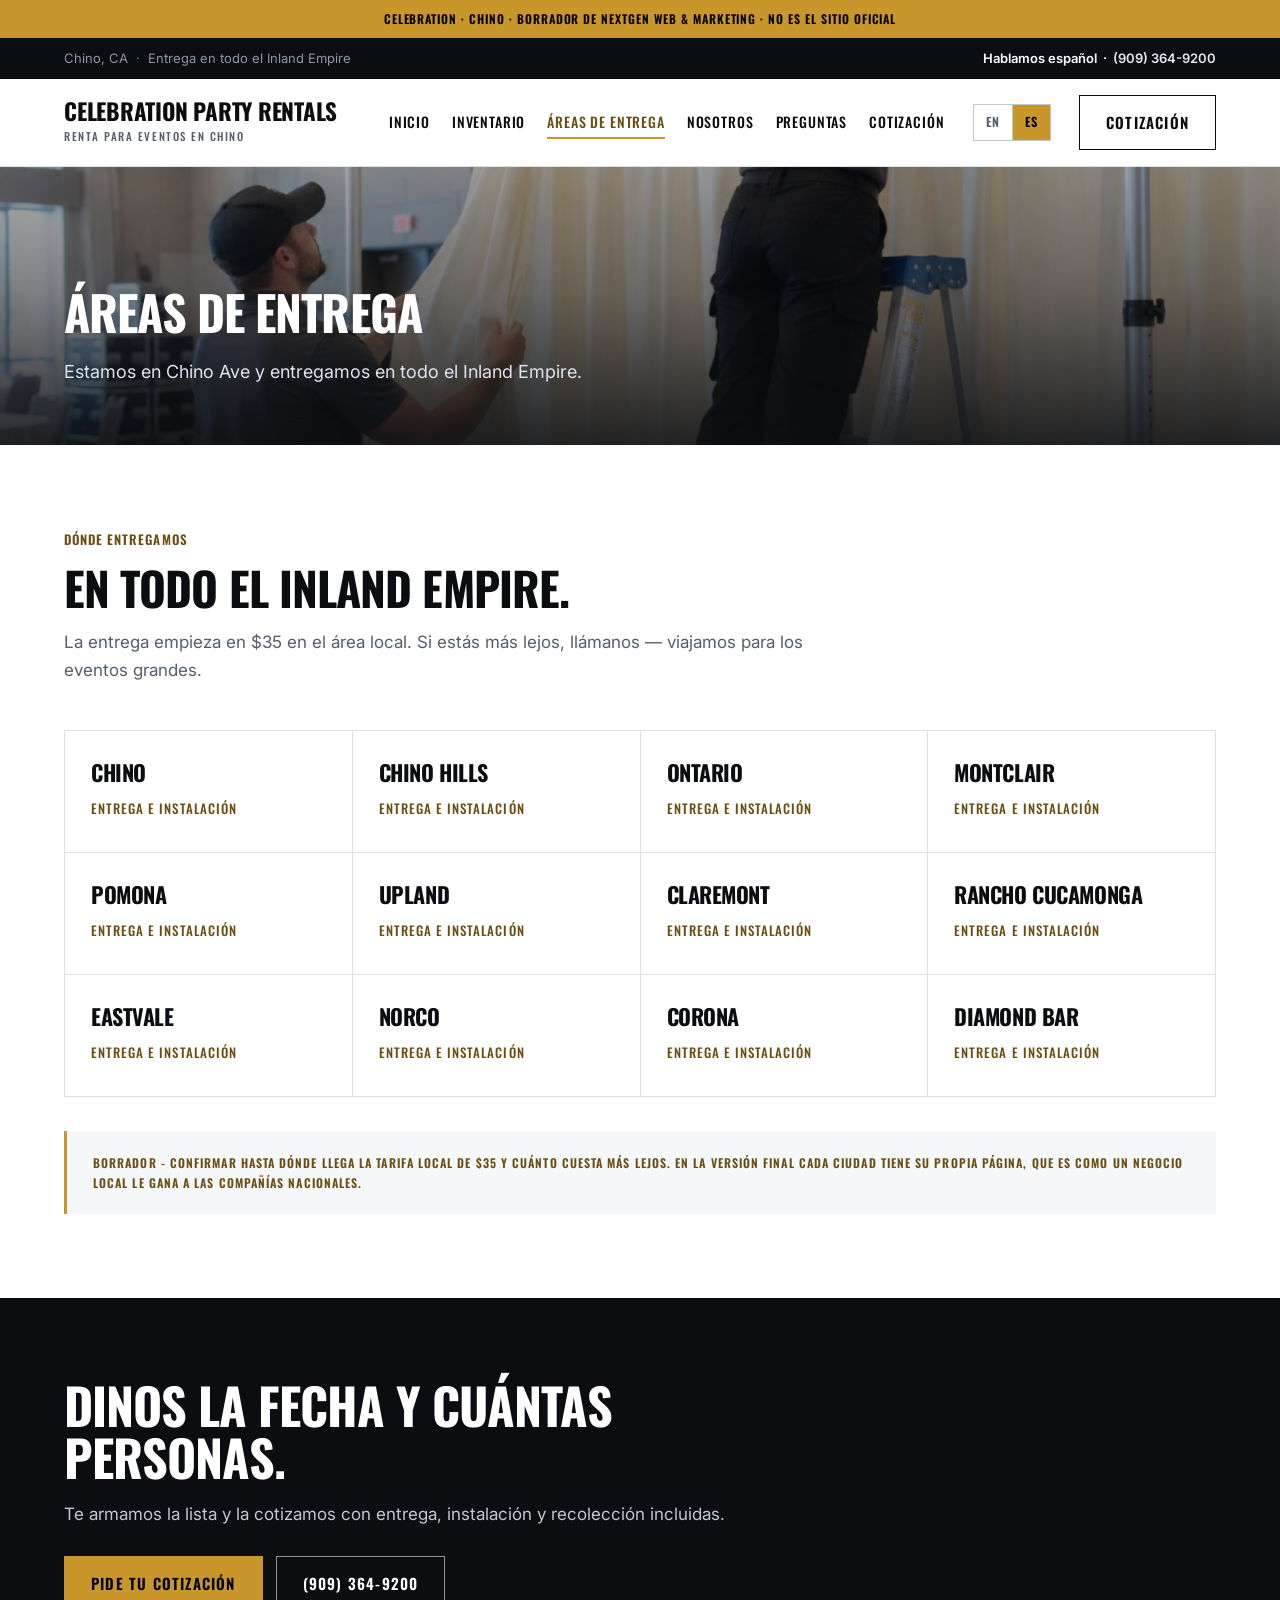
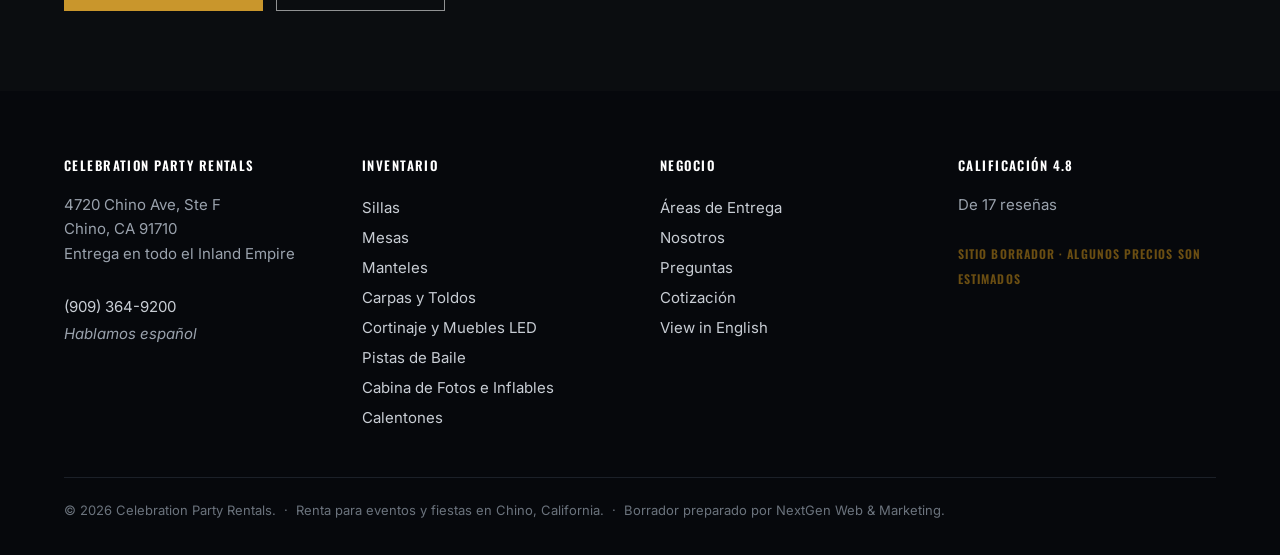
<file: areas-es.html>
<!doctype html>
<html lang="es"><head><meta charset="utf-8">
<meta name="viewport" content="width=device-width,initial-scale=1">
<meta name="robots" content="noindex,nofollow,noarchive">
<title>Áreas de Entrega — Celebration Party Rentals</title>
<meta name="description" content="La entrega empieza en $35 en el área local. Si estás más lejos, llámanos &amp;mdash; viajamos para los eventos grandes.">
<link rel="alternate" hreflang="en" href="areas.html"><link rel="alternate" hreflang="es" href="areas-es.html">
<link rel="preconnect" href="https://fonts.googleapis.com">
<link href="https://fonts.googleapis.com/css2?family=Oswald:wght@400;500;600;700&family=Inter:wght@400;500;600;700&display=swap" rel="stylesheet">
<link rel="stylesheet" href="assets/site.css">
</head><body>
<div class="draft">CELEBRATION · CHINO &middot; borrador de NextGen Web &amp; Marketing &middot; no es el sitio oficial</div>
<div class="util"><div class="wrap">
  <span>Chino, CA &nbsp;&middot;&nbsp; Entrega en todo el Inland Empire</span>
  <span class="lic">Hablamos espa&ntilde;ol &nbsp;&middot;&nbsp; <a href="tel:+19093649200">(909) 364-9200</a></span>
</div></div>

<header class="hd"><div class="wrap">
  <a class="brand" href="index-es.html">
    <div class="n">Celebration Party Rentals</div>
    <div class="s">Renta para Eventos en Chino</div>
  </a>
  <nav><a href="index-es.html">Inicio</a><a href="inventory-es.html">Inventario</a><a href="areas-es.html" class="on">Áreas de Entrega</a><a href="about-es.html">Nosotros</a><a href="faq-es.html">Preguntas</a><a href="contact-es.html">Cotización</a></nav>
  <div class="lang" role="group" aria-label="Language"><a href="areas.html" hreflang="en">EN</a><a href="areas-es.html" class="on" hreflang="es">ES</a></div>
  <a class="btn hdcta" href="contact-es.html">Cotización</a>
  <details class="mnav"><summary aria-label="Menu"><span class="bars"><i></i><i></i><i></i></span></summary>
    <div class="sheet"><a href="index-es.html">Inicio</a><a href="inventory-es.html">Inventario</a><a href="areas-es.html" class="on">Áreas de Entrega</a><a href="about-es.html">Nosotros</a><a href="faq-es.html">Preguntas</a><a href="contact-es.html">Cotización</a>
    <a class="lang-row" hreflang="en" href="areas.html">View in English</a>
    <a class="go" href="contact-es.html">Cotización</a>
    <a class="call" href="tel:+19093649200">(909) 364-9200</a></div></details>
</div></header>

<section class="hero" style="min-height:0">
<img class="bg" src="assets/img/setup-drape.jpg" alt="Áreas de Entrega"><div class="shade"></div>
<div class="wrap" style="padding:120px 24px 58px"><h1 style="font-size:clamp(32px,4.4vw,48px)">Áreas de Entrega</h1>
<p style="margin-bottom:0">Estamos en Chino Ave y entregamos en todo el Inland Empire.</p></div></section>
<section class="sec"><div class="wrap">
  <div class="shead"><div class="eyebrow">Dónde entregamos</div>
    <h2>En todo el Inland Empire.</h2><p>La entrega empieza en $35 en el área local. Si estás más lejos, llámanos &mdash; viajamos para los eventos grandes.</p></div>
  <div class="grid3"><div class="svc"><h3>Chino</h3><span>Entrega e instalación</span></div><div class="svc"><h3>Chino Hills</h3><span>Entrega e instalación</span></div><div class="svc"><h3>Ontario</h3><span>Entrega e instalación</span></div><div class="svc"><h3>Montclair</h3><span>Entrega e instalación</span></div><div class="svc"><h3>Pomona</h3><span>Entrega e instalación</span></div><div class="svc"><h3>Upland</h3><span>Entrega e instalación</span></div><div class="svc"><h3>Claremont</h3><span>Entrega e instalación</span></div><div class="svc"><h3>Rancho Cucamonga</h3><span>Entrega e instalación</span></div><div class="svc"><h3>Eastvale</h3><span>Entrega e instalación</span></div><div class="svc"><h3>Norco</h3><span>Entrega e instalación</span></div><div class="svc"><h3>Corona</h3><span>Entrega e instalación</span></div><div class="svc"><h3>Diamond Bar</h3><span>Entrega e instalación</span></div></div>
  <div class="notes" style="margin-top:34px">
    <p class="draftpx" style="margin:0">BORRADOR - confirmar hasta dónde llega la tarifa local de $35 y cuánto cuesta más lejos. En la versión final cada ciudad tiene su propia página, que es como un negocio local le gana a las compañías nacionales.</p></div>
</div></section>

<section class="band"><div class="wrap">
  <h2>Dinos la fecha y cuántas personas.</h2>
  <p>Te armamos la lista y la cotizamos con entrega, instalación y recolección incluidas.</p>
  <a class="btn blue" href="contact-es.html">Pide tu Cotización</a>
  <a class="btn ghost" href="tel:+19093649200" style="margin-left:8px">(909) 364-9200</a>
</div></section>

<footer class="ft"><div class="wrap"><div class="inner">
  <div class="cols">
    <div><h4>Celebration Party Rentals</h4>
      4720 Chino Ave, Ste F<br>Chino, CA 91710<br>
      Entrega en todo el Inland Empire<br><br>
      <a href="tel:+19093649200">(909) 364-9200</a><br>
      <span class="es">Hablamos espa&ntilde;ol</span></div>
    <div><h4>Inventario</h4><a href="inventory-es.html#seating">Sillas</a><br><a href="inventory-es.html#tables">Mesas</a><br><a href="inventory-es.html#linens">Manteles</a><br><a href="inventory-es.html#tents">Carpas y Toldos</a><br><a href="inventory-es.html#decor">Cortinaje y Muebles LED</a><br><a href="inventory-es.html#floors">Pistas de Baile</a><br><a href="inventory-es.html#fun">Cabina de Fotos e Inflables</a><br><a href="inventory-es.html#heaters">Calentones</a><br></div>
    <div><h4>Negocio</h4>
      <a href="areas-es.html">Áreas de Entrega</a><br>
      <a href="about-es.html">Nosotros</a><br>
      <a href="faq-es.html">Preguntas</a><br>
      <a href="contact-es.html">Cotización</a><br>
      <a href="areas.html">View in English</a></div>
    <div><h4>Calificación 4.8</h4>
      De 17 reseñas<br><br>
      <span class="draftpx">Sitio borrador &middot; algunos precios son estimados</span></div>
  </div>
  <div class="legal">&copy; 2026 Celebration Party Rentals. &nbsp;&middot;&nbsp; Renta para eventos y fiestas en Chino, California. &nbsp;&middot;&nbsp; Borrador preparado por NextGen Web &amp; Marketing.</div>
</div></div></footer>
</body></html>
</file>
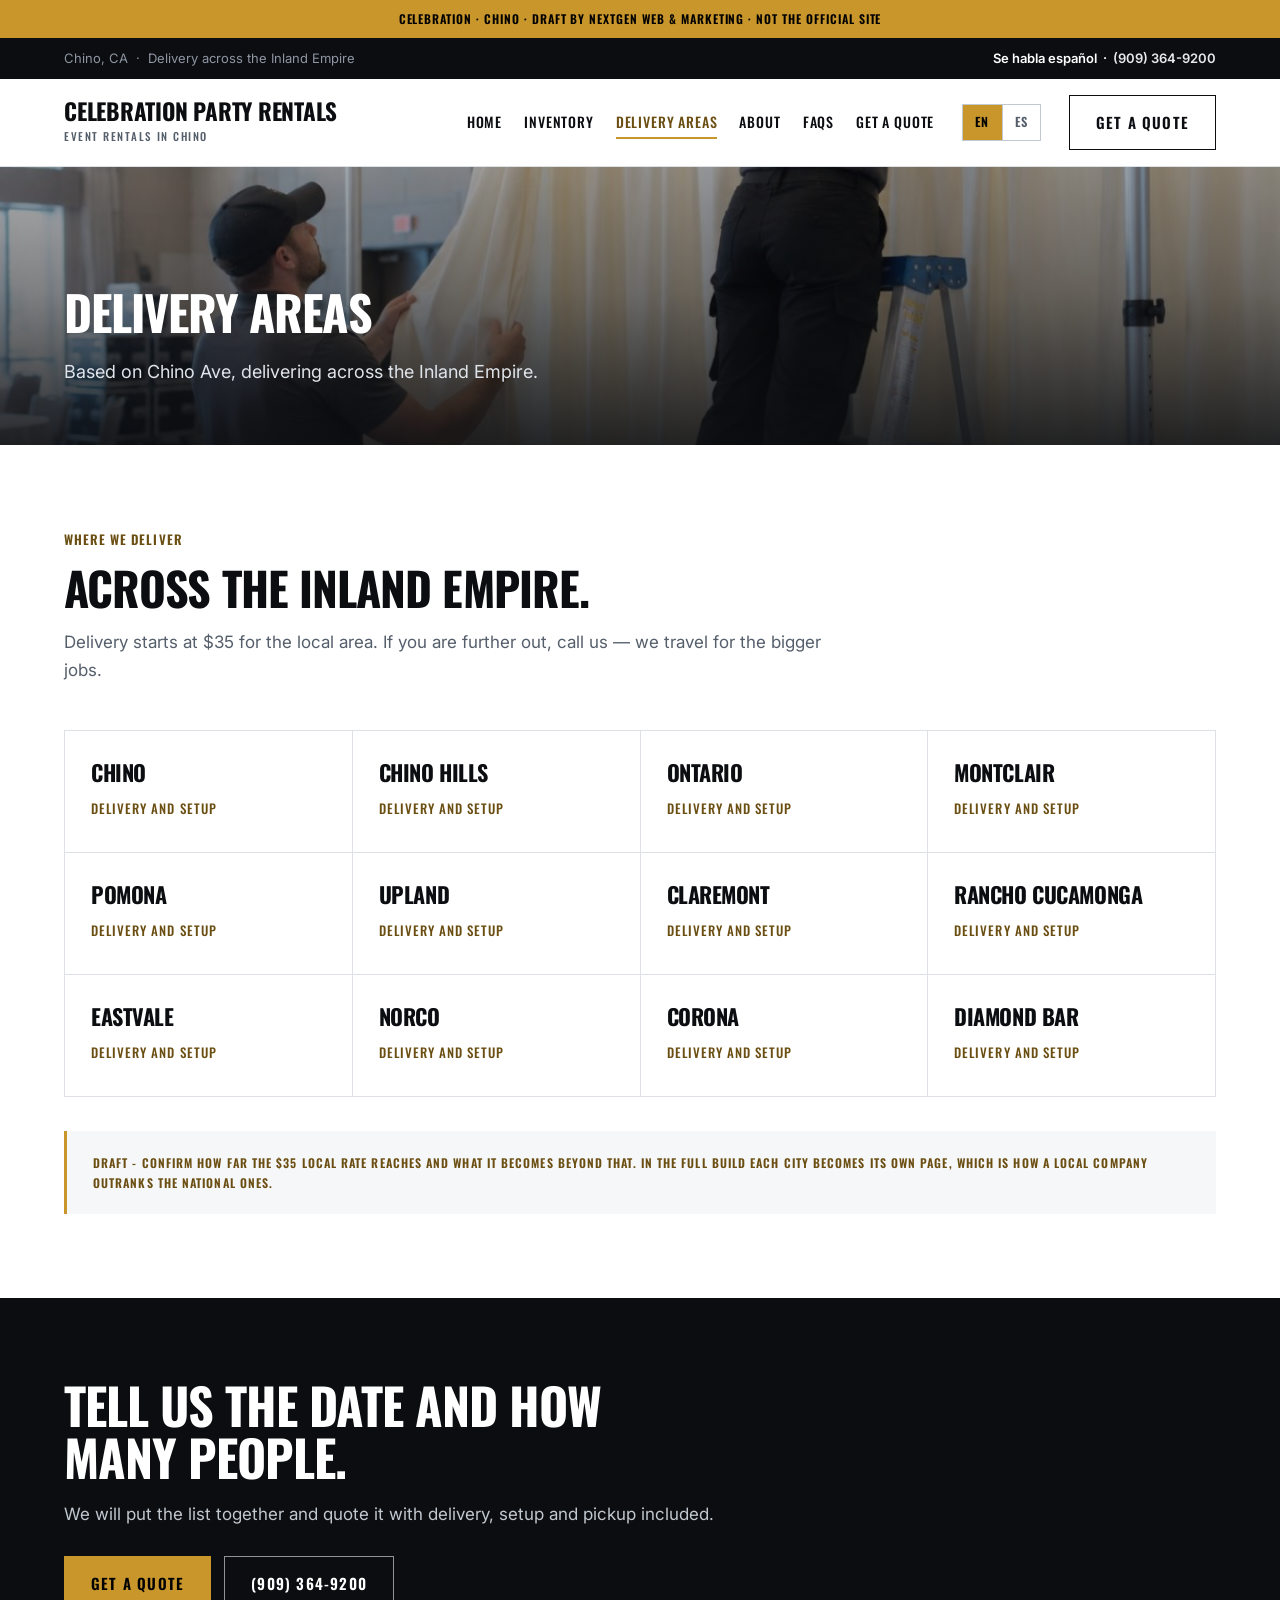
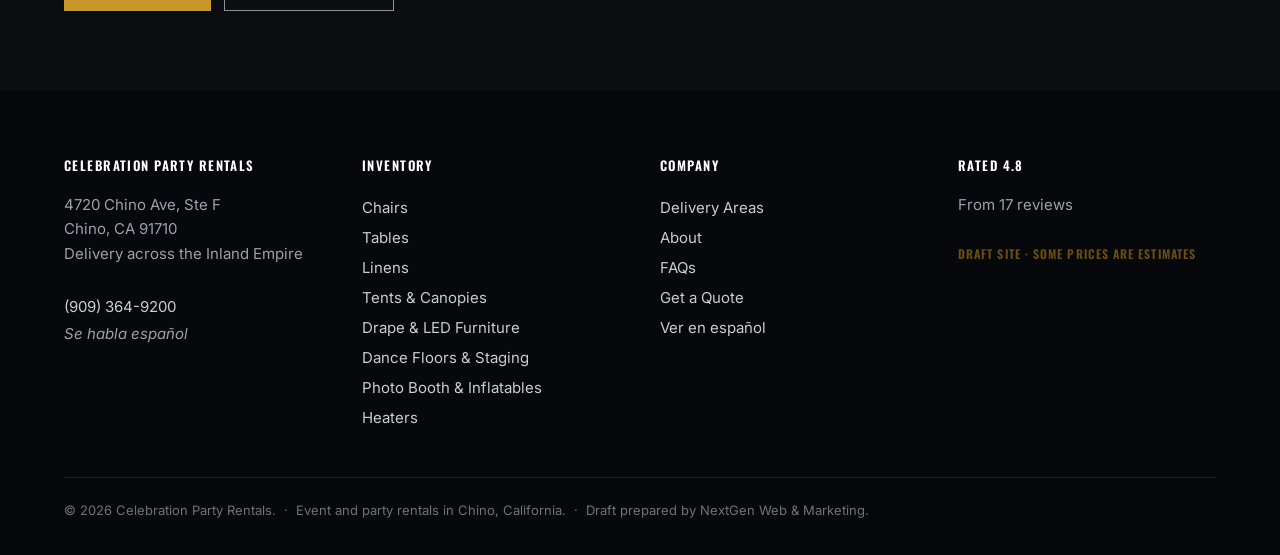
<file: areas.html>
<!doctype html>
<html lang="en"><head><meta charset="utf-8">
<meta name="viewport" content="width=device-width,initial-scale=1">
<meta name="robots" content="noindex,nofollow,noarchive">
<title>Delivery Areas — Celebration Party Rentals</title>
<meta name="description" content="Delivery starts at $35 for the local area. If you are further out, call us &amp;mdash; we travel for the bigger jobs.">
<link rel="alternate" hreflang="en" href="areas.html"><link rel="alternate" hreflang="es" href="areas-es.html">
<link rel="preconnect" href="https://fonts.googleapis.com">
<link href="https://fonts.googleapis.com/css2?family=Oswald:wght@400;500;600;700&family=Inter:wght@400;500;600;700&display=swap" rel="stylesheet">
<link rel="stylesheet" href="assets/site.css">
</head><body>
<div class="draft">CELEBRATION · CHINO &middot; draft by NextGen Web &amp; Marketing &middot; not the official site</div>
<div class="util"><div class="wrap">
  <span>Chino, CA &nbsp;&middot;&nbsp; Delivery across the Inland Empire</span>
  <span class="lic">Se habla espa&ntilde;ol &nbsp;&middot;&nbsp; <a href="tel:+19093649200">(909) 364-9200</a></span>
</div></div>

<header class="hd"><div class="wrap">
  <a class="brand" href="index.html">
    <div class="n">Celebration Party Rentals</div>
    <div class="s">Event Rentals in Chino</div>
  </a>
  <nav><a href="index.html">Home</a><a href="inventory.html">Inventory</a><a href="areas.html" class="on">Delivery Areas</a><a href="about.html">About</a><a href="faq.html">FAQs</a><a href="contact.html">Get a Quote</a></nav>
  <div class="lang" role="group" aria-label="Language"><a href="areas.html" class="on" hreflang="en">EN</a><a href="areas-es.html" hreflang="es">ES</a></div>
  <a class="btn hdcta" href="contact.html">Get a Quote</a>
  <details class="mnav"><summary aria-label="Menu"><span class="bars"><i></i><i></i><i></i></span></summary>
    <div class="sheet"><a href="index.html">Home</a><a href="inventory.html">Inventory</a><a href="areas.html" class="on">Delivery Areas</a><a href="about.html">About</a><a href="faq.html">FAQs</a><a href="contact.html">Get a Quote</a>
    <a class="lang-row" hreflang="es" href="areas-es.html">Ver en espa&ntilde;ol</a>
    <a class="go" href="contact.html">Get a Quote</a>
    <a class="call" href="tel:+19093649200">(909) 364-9200</a></div></details>
</div></header>

<section class="hero" style="min-height:0">
<img class="bg" src="assets/img/setup-drape.jpg" alt="Delivery Areas"><div class="shade"></div>
<div class="wrap" style="padding:120px 24px 58px"><h1 style="font-size:clamp(32px,4.4vw,48px)">Delivery Areas</h1>
<p style="margin-bottom:0">Based on Chino Ave, delivering across the Inland Empire.</p></div></section>
<section class="sec"><div class="wrap">
  <div class="shead"><div class="eyebrow">Where we deliver</div>
    <h2>Across the Inland Empire.</h2><p>Delivery starts at $35 for the local area. If you are further out, call us &mdash; we travel for the bigger jobs.</p></div>
  <div class="grid3"><div class="svc"><h3>Chino</h3><span>Delivery and setup</span></div><div class="svc"><h3>Chino Hills</h3><span>Delivery and setup</span></div><div class="svc"><h3>Ontario</h3><span>Delivery and setup</span></div><div class="svc"><h3>Montclair</h3><span>Delivery and setup</span></div><div class="svc"><h3>Pomona</h3><span>Delivery and setup</span></div><div class="svc"><h3>Upland</h3><span>Delivery and setup</span></div><div class="svc"><h3>Claremont</h3><span>Delivery and setup</span></div><div class="svc"><h3>Rancho Cucamonga</h3><span>Delivery and setup</span></div><div class="svc"><h3>Eastvale</h3><span>Delivery and setup</span></div><div class="svc"><h3>Norco</h3><span>Delivery and setup</span></div><div class="svc"><h3>Corona</h3><span>Delivery and setup</span></div><div class="svc"><h3>Diamond Bar</h3><span>Delivery and setup</span></div></div>
  <div class="notes" style="margin-top:34px">
    <p class="draftpx" style="margin:0">DRAFT - confirm how far the $35 local rate reaches and what it becomes beyond that. In the full build each city becomes its own page, which is how a local company outranks the national ones.</p></div>
</div></section>

<section class="band"><div class="wrap">
  <h2>Tell us the date and how many people.</h2>
  <p>We will put the list together and quote it with delivery, setup and pickup included.</p>
  <a class="btn blue" href="contact.html">Get a Quote</a>
  <a class="btn ghost" href="tel:+19093649200" style="margin-left:8px">(909) 364-9200</a>
</div></section>

<footer class="ft"><div class="wrap"><div class="inner">
  <div class="cols">
    <div><h4>Celebration Party Rentals</h4>
      4720 Chino Ave, Ste F<br>Chino, CA 91710<br>
      Delivery across the Inland Empire<br><br>
      <a href="tel:+19093649200">(909) 364-9200</a><br>
      <span class="es">Se habla espa&ntilde;ol</span></div>
    <div><h4>Inventory</h4><a href="inventory.html#seating">Chairs</a><br><a href="inventory.html#tables">Tables</a><br><a href="inventory.html#linens">Linens</a><br><a href="inventory.html#tents">Tents & Canopies</a><br><a href="inventory.html#decor">Drape & LED Furniture</a><br><a href="inventory.html#floors">Dance Floors & Staging</a><br><a href="inventory.html#fun">Photo Booth & Inflatables</a><br><a href="inventory.html#heaters">Heaters</a><br></div>
    <div><h4>Company</h4>
      <a href="areas.html">Delivery Areas</a><br>
      <a href="about.html">About</a><br>
      <a href="faq.html">FAQs</a><br>
      <a href="contact.html">Get a Quote</a><br>
      <a href="areas-es.html">Ver en espa&ntilde;ol</a></div>
    <div><h4>Rated 4.8</h4>
      From 17 reviews<br><br>
      <span class="draftpx">Draft site &middot; some prices are estimates</span></div>
  </div>
  <div class="legal">&copy; 2026 Celebration Party Rentals. &nbsp;&middot;&nbsp; Event and party rentals in Chino, California. &nbsp;&middot;&nbsp; Draft prepared by NextGen Web &amp; Marketing.</div>
</div></div></footer>
</body></html>
</file>
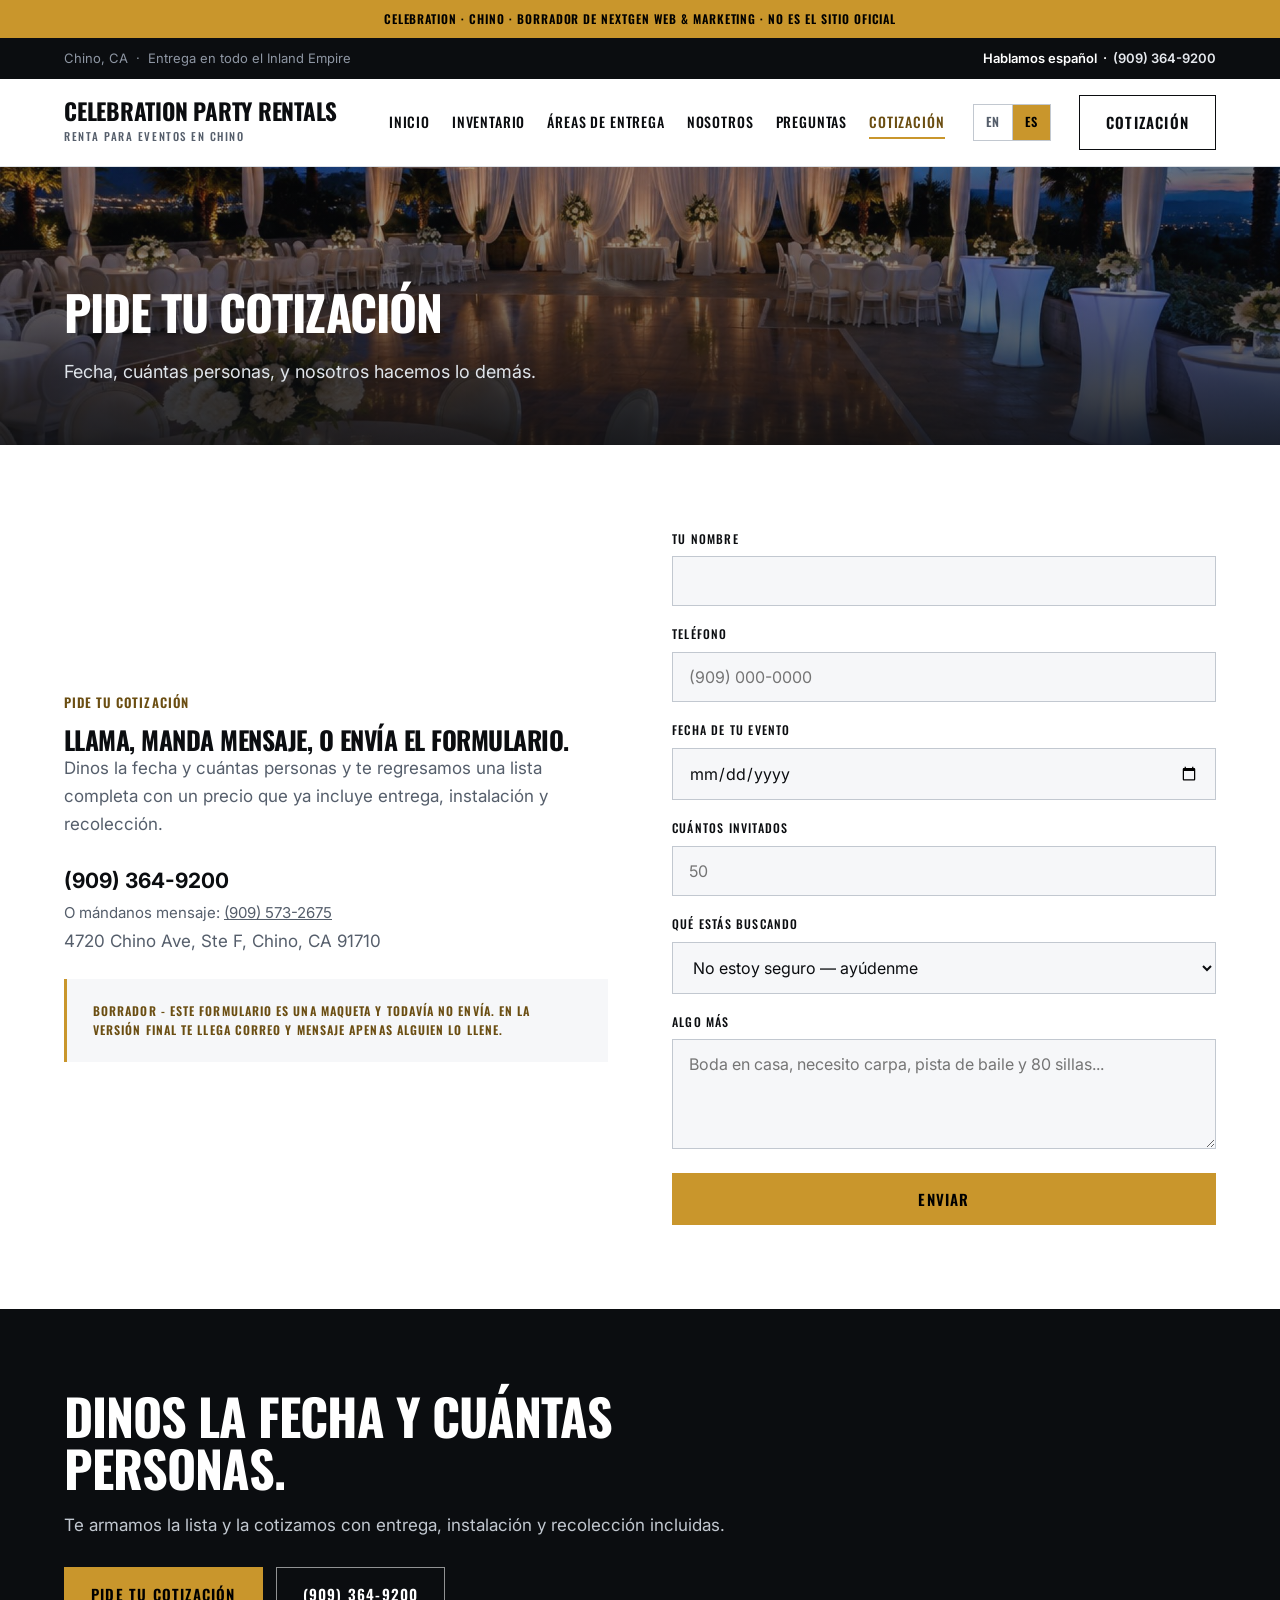
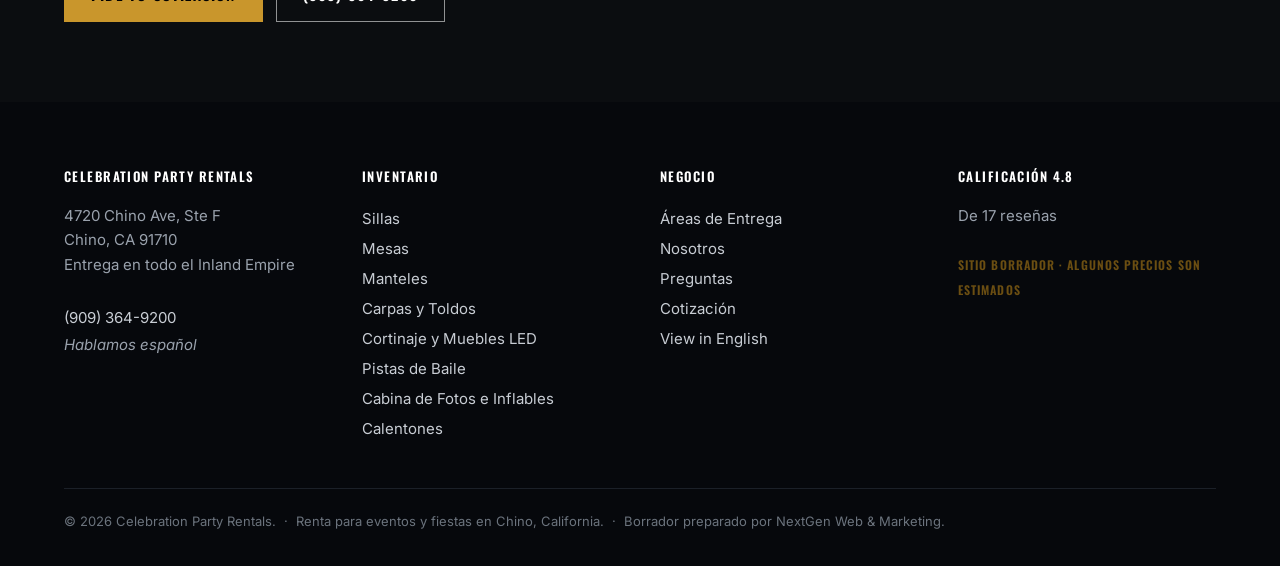
<file: contact-es.html>
<!doctype html>
<html lang="es"><head><meta charset="utf-8">
<meta name="viewport" content="width=device-width,initial-scale=1">
<meta name="robots" content="noindex,nofollow,noarchive">
<title>Pide tu Cotización — Celebration Party Rentals</title>
<meta name="description" content="Dinos la fecha y cuántas personas y te regresamos una lista completa con un precio que ya incluye entrega, instalación y recolección.">
<link rel="alternate" hreflang="en" href="contact.html"><link rel="alternate" hreflang="es" href="contact-es.html">
<link rel="preconnect" href="https://fonts.googleapis.com">
<link href="https://fonts.googleapis.com/css2?family=Oswald:wght@400;500;600;700&family=Inter:wght@400;500;600;700&display=swap" rel="stylesheet">
<link rel="stylesheet" href="assets/site.css">
</head><body>
<div class="draft">CELEBRATION · CHINO &middot; borrador de NextGen Web &amp; Marketing &middot; no es el sitio oficial</div>
<div class="util"><div class="wrap">
  <span>Chino, CA &nbsp;&middot;&nbsp; Entrega en todo el Inland Empire</span>
  <span class="lic">Hablamos espa&ntilde;ol &nbsp;&middot;&nbsp; <a href="tel:+19093649200">(909) 364-9200</a></span>
</div></div>

<header class="hd"><div class="wrap">
  <a class="brand" href="index-es.html">
    <div class="n">Celebration Party Rentals</div>
    <div class="s">Renta para Eventos en Chino</div>
  </a>
  <nav><a href="index-es.html">Inicio</a><a href="inventory-es.html">Inventario</a><a href="areas-es.html">Áreas de Entrega</a><a href="about-es.html">Nosotros</a><a href="faq-es.html">Preguntas</a><a href="contact-es.html" class="on">Cotización</a></nav>
  <div class="lang" role="group" aria-label="Language"><a href="contact.html" hreflang="en">EN</a><a href="contact-es.html" class="on" hreflang="es">ES</a></div>
  <a class="btn hdcta" href="contact-es.html">Cotización</a>
  <details class="mnav"><summary aria-label="Menu"><span class="bars"><i></i><i></i><i></i></span></summary>
    <div class="sheet"><a href="index-es.html">Inicio</a><a href="inventory-es.html">Inventario</a><a href="areas-es.html">Áreas de Entrega</a><a href="about-es.html">Nosotros</a><a href="faq-es.html">Preguntas</a><a href="contact-es.html" class="on">Cotización</a>
    <a class="lang-row" hreflang="en" href="contact.html">View in English</a>
    <a class="go" href="contact-es.html">Cotización</a>
    <a class="call" href="tel:+19093649200">(909) 364-9200</a></div></details>
</div></header>

<section class="hero" style="min-height:0">
<img class="bg" src="assets/img/hero.jpg" alt="Pide tu Cotización"><div class="shade"></div>
<div class="wrap" style="padding:120px 24px 58px"><h1 style="font-size:clamp(32px,4.4vw,48px)">Pide tu Cotización</h1>
<p style="margin-bottom:0">Fecha, cuántas personas, y nosotros hacemos lo demás.</p></div></section>
<section class="sec"><div class="wrap">
  <div class="two">
    <div><div class="eyebrow">Pide tu Cotización</div>
      <h2>Llama, manda mensaje, o envía el formulario.</h2>
      <p>Dinos la fecha y cuántas personas y te regresamos una lista completa con un precio que ya incluye entrega, instalación y recolección.</p>
      <p style="margin-top:26px"><b style="color:var(--ink);font-size:21px">
        <a href="tel:+19093649200" style="text-decoration:none">(909) 364-9200</a></b><br>
        <span style="font-size:15px">O mándanos mensaje: <a href="sms:+19095732675">(909) 573-2675</a></span><br>
        4720 Chino Ave, Ste F, Chino, CA 91710</p>
      <div class="notes" style="margin-top:24px">
        <p class="draftpx" style="margin:0">BORRADOR - este formulario es una maqueta y todavía no envía. En la versión final te llega correo y mensaje apenas alguien lo llene.</p></div>
    </div>
    <div><form class="fld" onsubmit="return false">
      <label>Tu nombre<input type="text"></label>
      <label>Teléfono<input type="tel" placeholder="(909) 000-0000"></label>
      <label>Fecha de tu evento<input type="date"></label>
      <label>Cuántos invitados<input type="number" placeholder="50" min="1"></label>
      <label>Qué estás buscando<select><option>No estoy seguro &mdash; ayúdenme</option><option>Sillas</option><option>Mesas</option><option>Manteles</option><option>Carpas y Toldos</option><option>Cortinaje y Muebles LED</option><option>Pistas de Baile</option><option>Cabina de Fotos e Inflables</option><option>Calentones</option></select></label>
      <label>Algo más<textarea rows="4" placeholder="Boda en casa, necesito carpa, pista de baile y 80 sillas..."></textarea></label>
      <button class="btn blue" type="submit">Enviar</button>
    </form></div>
  </div>
</div></section>

<section class="band"><div class="wrap">
  <h2>Dinos la fecha y cuántas personas.</h2>
  <p>Te armamos la lista y la cotizamos con entrega, instalación y recolección incluidas.</p>
  <a class="btn blue" href="contact-es.html">Pide tu Cotización</a>
  <a class="btn ghost" href="tel:+19093649200" style="margin-left:8px">(909) 364-9200</a>
</div></section>

<footer class="ft"><div class="wrap"><div class="inner">
  <div class="cols">
    <div><h4>Celebration Party Rentals</h4>
      4720 Chino Ave, Ste F<br>Chino, CA 91710<br>
      Entrega en todo el Inland Empire<br><br>
      <a href="tel:+19093649200">(909) 364-9200</a><br>
      <span class="es">Hablamos espa&ntilde;ol</span></div>
    <div><h4>Inventario</h4><a href="inventory-es.html#seating">Sillas</a><br><a href="inventory-es.html#tables">Mesas</a><br><a href="inventory-es.html#linens">Manteles</a><br><a href="inventory-es.html#tents">Carpas y Toldos</a><br><a href="inventory-es.html#decor">Cortinaje y Muebles LED</a><br><a href="inventory-es.html#floors">Pistas de Baile</a><br><a href="inventory-es.html#fun">Cabina de Fotos e Inflables</a><br><a href="inventory-es.html#heaters">Calentones</a><br></div>
    <div><h4>Negocio</h4>
      <a href="areas-es.html">Áreas de Entrega</a><br>
      <a href="about-es.html">Nosotros</a><br>
      <a href="faq-es.html">Preguntas</a><br>
      <a href="contact-es.html">Cotización</a><br>
      <a href="contact.html">View in English</a></div>
    <div><h4>Calificación 4.8</h4>
      De 17 reseñas<br><br>
      <span class="draftpx">Sitio borrador &middot; algunos precios son estimados</span></div>
  </div>
  <div class="legal">&copy; 2026 Celebration Party Rentals. &nbsp;&middot;&nbsp; Renta para eventos y fiestas en Chino, California. &nbsp;&middot;&nbsp; Borrador preparado por NextGen Web &amp; Marketing.</div>
</div></div></footer>
</body></html>
</file>
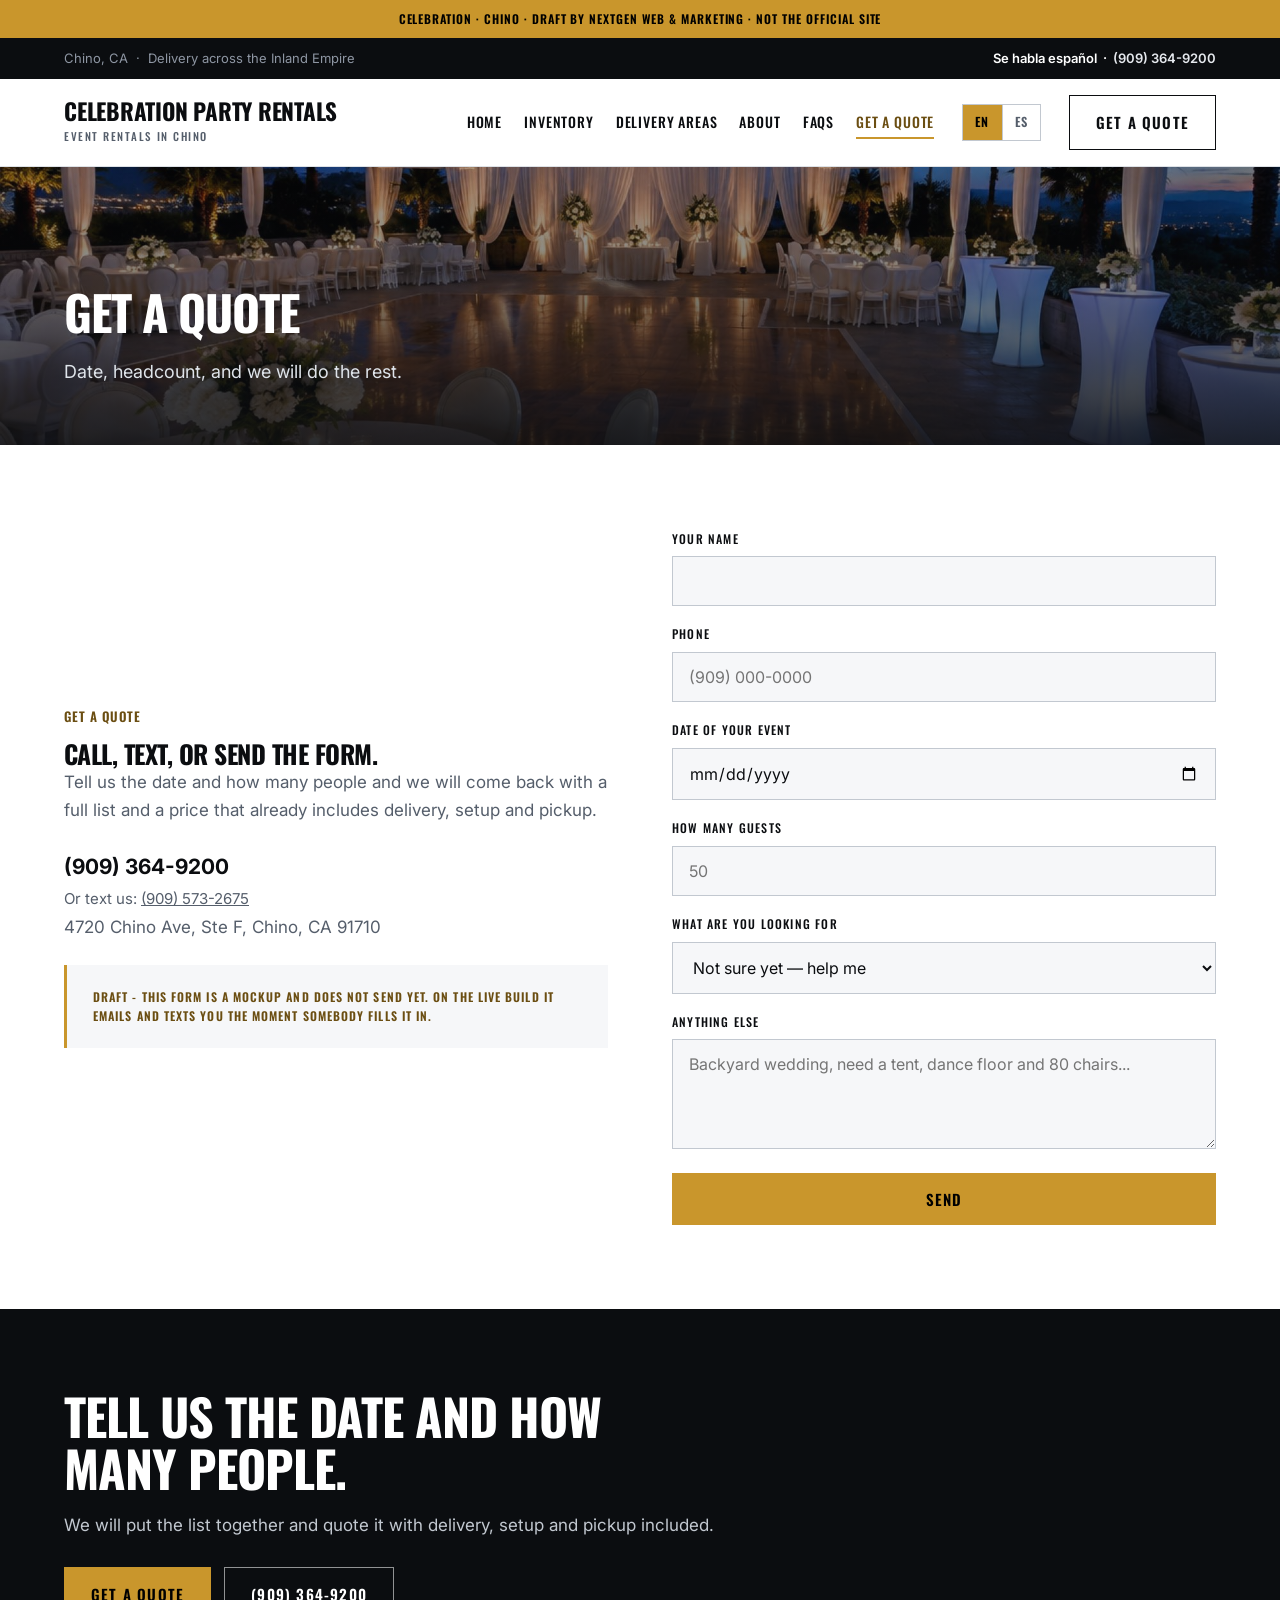
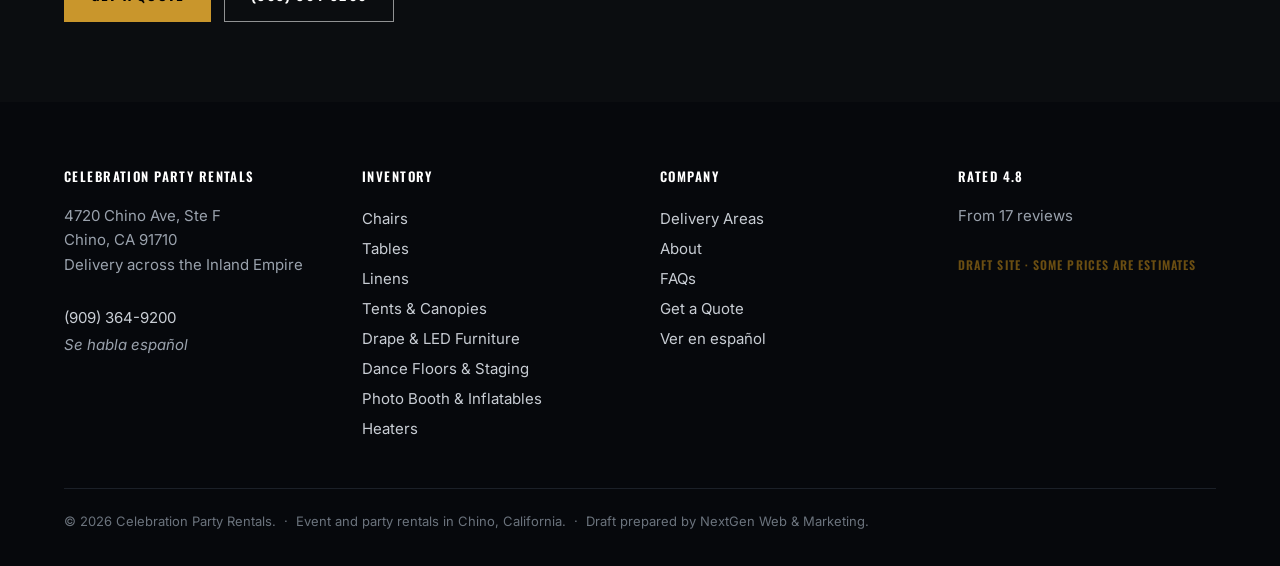
<file: contact.html>
<!doctype html>
<html lang="en"><head><meta charset="utf-8">
<meta name="viewport" content="width=device-width,initial-scale=1">
<meta name="robots" content="noindex,nofollow,noarchive">
<title>Get a Quote — Celebration Party Rentals</title>
<meta name="description" content="Tell us the date and how many people and we will come back with a full list and a price that already includes delivery, setup and pickup.">
<link rel="alternate" hreflang="en" href="contact.html"><link rel="alternate" hreflang="es" href="contact-es.html">
<link rel="preconnect" href="https://fonts.googleapis.com">
<link href="https://fonts.googleapis.com/css2?family=Oswald:wght@400;500;600;700&family=Inter:wght@400;500;600;700&display=swap" rel="stylesheet">
<link rel="stylesheet" href="assets/site.css">
</head><body>
<div class="draft">CELEBRATION · CHINO &middot; draft by NextGen Web &amp; Marketing &middot; not the official site</div>
<div class="util"><div class="wrap">
  <span>Chino, CA &nbsp;&middot;&nbsp; Delivery across the Inland Empire</span>
  <span class="lic">Se habla espa&ntilde;ol &nbsp;&middot;&nbsp; <a href="tel:+19093649200">(909) 364-9200</a></span>
</div></div>

<header class="hd"><div class="wrap">
  <a class="brand" href="index.html">
    <div class="n">Celebration Party Rentals</div>
    <div class="s">Event Rentals in Chino</div>
  </a>
  <nav><a href="index.html">Home</a><a href="inventory.html">Inventory</a><a href="areas.html">Delivery Areas</a><a href="about.html">About</a><a href="faq.html">FAQs</a><a href="contact.html" class="on">Get a Quote</a></nav>
  <div class="lang" role="group" aria-label="Language"><a href="contact.html" class="on" hreflang="en">EN</a><a href="contact-es.html" hreflang="es">ES</a></div>
  <a class="btn hdcta" href="contact.html">Get a Quote</a>
  <details class="mnav"><summary aria-label="Menu"><span class="bars"><i></i><i></i><i></i></span></summary>
    <div class="sheet"><a href="index.html">Home</a><a href="inventory.html">Inventory</a><a href="areas.html">Delivery Areas</a><a href="about.html">About</a><a href="faq.html">FAQs</a><a href="contact.html" class="on">Get a Quote</a>
    <a class="lang-row" hreflang="es" href="contact-es.html">Ver en espa&ntilde;ol</a>
    <a class="go" href="contact.html">Get a Quote</a>
    <a class="call" href="tel:+19093649200">(909) 364-9200</a></div></details>
</div></header>

<section class="hero" style="min-height:0">
<img class="bg" src="assets/img/hero.jpg" alt="Get a Quote"><div class="shade"></div>
<div class="wrap" style="padding:120px 24px 58px"><h1 style="font-size:clamp(32px,4.4vw,48px)">Get a Quote</h1>
<p style="margin-bottom:0">Date, headcount, and we will do the rest.</p></div></section>
<section class="sec"><div class="wrap">
  <div class="two">
    <div><div class="eyebrow">Get a Quote</div>
      <h2>Call, text, or send the form.</h2>
      <p>Tell us the date and how many people and we will come back with a full list and a price that already includes delivery, setup and pickup.</p>
      <p style="margin-top:26px"><b style="color:var(--ink);font-size:21px">
        <a href="tel:+19093649200" style="text-decoration:none">(909) 364-9200</a></b><br>
        <span style="font-size:15px">Or text us: <a href="sms:+19095732675">(909) 573-2675</a></span><br>
        4720 Chino Ave, Ste F, Chino, CA 91710</p>
      <div class="notes" style="margin-top:24px">
        <p class="draftpx" style="margin:0">DRAFT - this form is a mockup and does not send yet. On the live build it emails and texts you the moment somebody fills it in.</p></div>
    </div>
    <div><form class="fld" onsubmit="return false">
      <label>Your name<input type="text"></label>
      <label>Phone<input type="tel" placeholder="(909) 000-0000"></label>
      <label>Date of your event<input type="date"></label>
      <label>How many guests<input type="number" placeholder="50" min="1"></label>
      <label>What are you looking for<select><option>Not sure yet &mdash; help me</option><option>Chairs</option><option>Tables</option><option>Linens</option><option>Tents & Canopies</option><option>Drape & LED Furniture</option><option>Dance Floors & Staging</option><option>Photo Booth & Inflatables</option><option>Heaters</option></select></label>
      <label>Anything else<textarea rows="4" placeholder="Backyard wedding, need a tent, dance floor and 80 chairs..."></textarea></label>
      <button class="btn blue" type="submit">Send</button>
    </form></div>
  </div>
</div></section>

<section class="band"><div class="wrap">
  <h2>Tell us the date and how many people.</h2>
  <p>We will put the list together and quote it with delivery, setup and pickup included.</p>
  <a class="btn blue" href="contact.html">Get a Quote</a>
  <a class="btn ghost" href="tel:+19093649200" style="margin-left:8px">(909) 364-9200</a>
</div></section>

<footer class="ft"><div class="wrap"><div class="inner">
  <div class="cols">
    <div><h4>Celebration Party Rentals</h4>
      4720 Chino Ave, Ste F<br>Chino, CA 91710<br>
      Delivery across the Inland Empire<br><br>
      <a href="tel:+19093649200">(909) 364-9200</a><br>
      <span class="es">Se habla espa&ntilde;ol</span></div>
    <div><h4>Inventory</h4><a href="inventory.html#seating">Chairs</a><br><a href="inventory.html#tables">Tables</a><br><a href="inventory.html#linens">Linens</a><br><a href="inventory.html#tents">Tents & Canopies</a><br><a href="inventory.html#decor">Drape & LED Furniture</a><br><a href="inventory.html#floors">Dance Floors & Staging</a><br><a href="inventory.html#fun">Photo Booth & Inflatables</a><br><a href="inventory.html#heaters">Heaters</a><br></div>
    <div><h4>Company</h4>
      <a href="areas.html">Delivery Areas</a><br>
      <a href="about.html">About</a><br>
      <a href="faq.html">FAQs</a><br>
      <a href="contact.html">Get a Quote</a><br>
      <a href="contact-es.html">Ver en espa&ntilde;ol</a></div>
    <div><h4>Rated 4.8</h4>
      From 17 reviews<br><br>
      <span class="draftpx">Draft site &middot; some prices are estimates</span></div>
  </div>
  <div class="legal">&copy; 2026 Celebration Party Rentals. &nbsp;&middot;&nbsp; Event and party rentals in Chino, California. &nbsp;&middot;&nbsp; Draft prepared by NextGen Web &amp; Marketing.</div>
</div></div></footer>
</body></html>
</file>
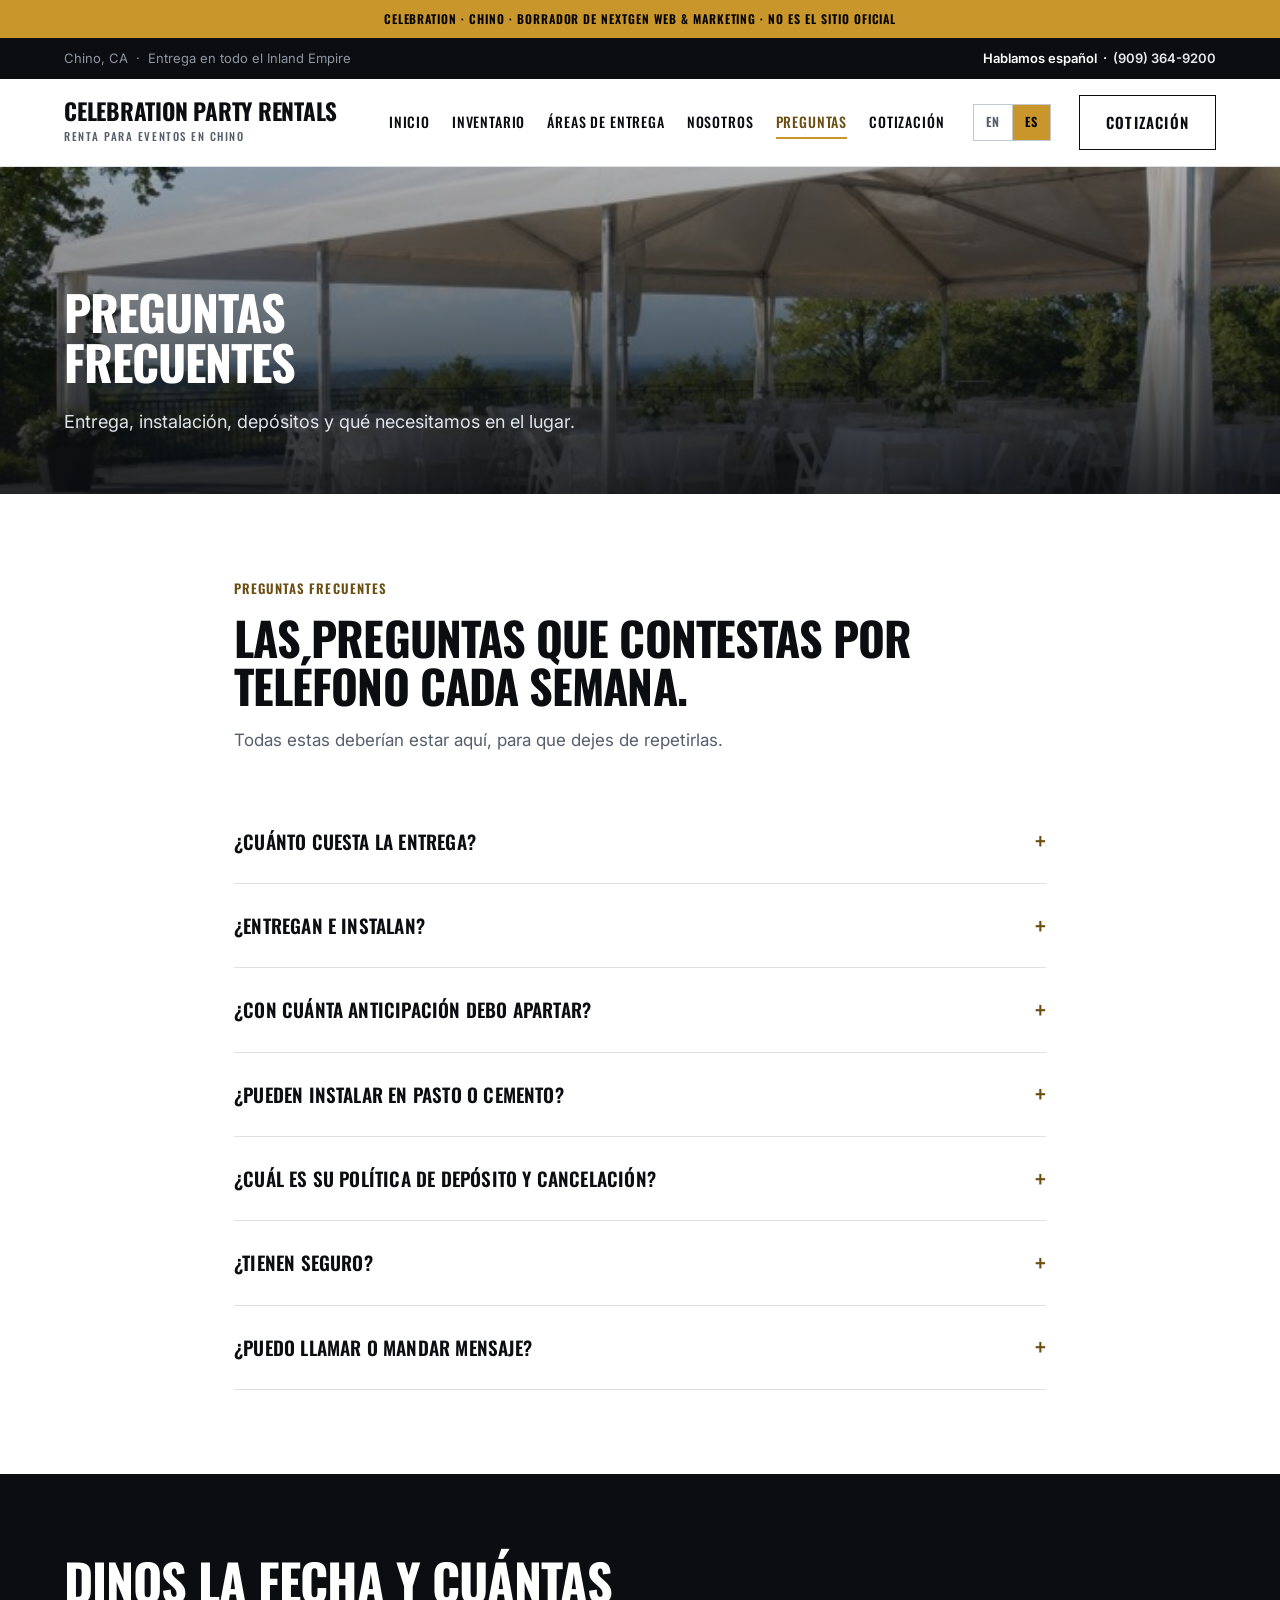
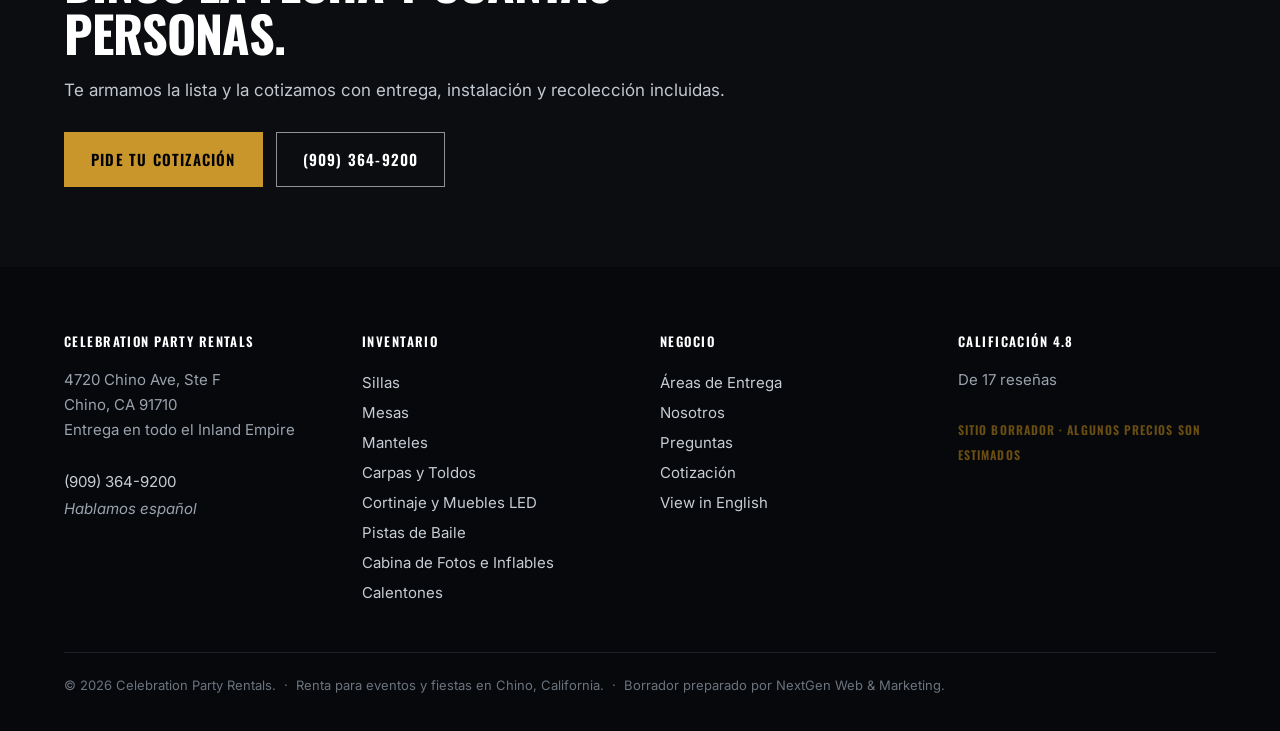
<file: faq-es.html>
<!doctype html>
<html lang="es"><head><meta charset="utf-8">
<meta name="viewport" content="width=device-width,initial-scale=1">
<meta name="robots" content="noindex,nofollow,noarchive">
<title>Preguntas Frecuentes — Celebration Party Rentals</title>
<meta name="description" content="Entrega, instalación, depósitos y qué necesitamos en el lugar.">
<link rel="alternate" hreflang="en" href="faq.html"><link rel="alternate" hreflang="es" href="faq-es.html">
<link rel="preconnect" href="https://fonts.googleapis.com">
<link href="https://fonts.googleapis.com/css2?family=Oswald:wght@400;500;600;700&family=Inter:wght@400;500;600;700&display=swap" rel="stylesheet">
<link rel="stylesheet" href="assets/site.css">
</head><body>
<div class="draft">CELEBRATION · CHINO &middot; borrador de NextGen Web &amp; Marketing &middot; no es el sitio oficial</div>
<div class="util"><div class="wrap">
  <span>Chino, CA &nbsp;&middot;&nbsp; Entrega en todo el Inland Empire</span>
  <span class="lic">Hablamos espa&ntilde;ol &nbsp;&middot;&nbsp; <a href="tel:+19093649200">(909) 364-9200</a></span>
</div></div>

<header class="hd"><div class="wrap">
  <a class="brand" href="index-es.html">
    <div class="n">Celebration Party Rentals</div>
    <div class="s">Renta para Eventos en Chino</div>
  </a>
  <nav><a href="index-es.html">Inicio</a><a href="inventory-es.html">Inventario</a><a href="areas-es.html">Áreas de Entrega</a><a href="about-es.html">Nosotros</a><a href="faq-es.html" class="on">Preguntas</a><a href="contact-es.html">Cotización</a></nav>
  <div class="lang" role="group" aria-label="Language"><a href="faq.html" hreflang="en">EN</a><a href="faq-es.html" class="on" hreflang="es">ES</a></div>
  <a class="btn hdcta" href="contact-es.html">Cotización</a>
  <details class="mnav"><summary aria-label="Menu"><span class="bars"><i></i><i></i><i></i></span></summary>
    <div class="sheet"><a href="index-es.html">Inicio</a><a href="inventory-es.html">Inventario</a><a href="areas-es.html">Áreas de Entrega</a><a href="about-es.html">Nosotros</a><a href="faq-es.html" class="on">Preguntas</a><a href="contact-es.html">Cotización</a>
    <a class="lang-row" hreflang="en" href="faq.html">View in English</a>
    <a class="go" href="contact-es.html">Cotización</a>
    <a class="call" href="tel:+19093649200">(909) 364-9200</a></div></details>
</div></header>

<section class="hero" style="min-height:0">
<img class="bg" src="assets/img/tent.jpg" alt="Preguntas Frecuentes"><div class="shade"></div>
<div class="wrap" style="padding:120px 24px 58px"><h1 style="font-size:clamp(32px,4.4vw,48px)">Preguntas Frecuentes</h1>
<p style="margin-bottom:0">Entrega, instalación, depósitos y qué necesitamos en el lugar.</p></div></section>
<section class="sec"><div class="wrap" style="max-width:860px">
  <div class="shead"><div class="eyebrow">Preguntas Frecuentes</div>
    <h2>Las preguntas que contestas por teléfono cada semana.</h2><p>Todas estas deberían estar aquí, para que dejes de repetirlas.</p></div>
  <details class="fq"><summary>¿Cuánto cuesta la entrega?</summary><p>La entrega empieza en $35 en el área local &amp;mdash; ese es su propio número publicado en sus respuestas de Yelp. BORRADOR: confirmar hasta dónde llega esa tarifa y cuánto cuesta más lejos.</p></details><details class="fq"><summary>¿Entregan e instalan?</summary><p>BORRADOR - confirmar. Para carpas, pistas de baile y cortinaje esta respuesta importa más que cualquier otra de esta página, porque nadie quiere armar una pista de baile solo.</p></details><details class="fq"><summary>¿Con cuánta anticipación debo apartar?</summary><p>BORRADOR - su respuesta real. La temporada de bodas y quinceañeras se llena, y decirlo pone las expectativas antes de que alguien llame una semana antes.</p></details><details class="fq"><summary>¿Pueden instalar en pasto o cemento?</summary><p>BORRADOR - confirmar, sobre todo para carpas y pistas de baile. El anclaje cambia y la gente de verdad no sabe si su patio los descalifica.</p></details><details class="fq"><summary>¿Cuál es su política de depósito y cancelación?</summary><p>BORRADOR - decidirla y publicarla. Es la pregunta que causa todos los desacuerdos, y tenerla por escrito desde antes es como se evitan.</p></details><details class="fq"><summary>¿Tienen seguro?</summary><p>BORRADOR - importante para carpas e inflables. Muchos salones no dejan meter equipo sin un certificado de seguro a su nombre. Si pueden emitirlo, dígalo aquí.</p></details><details class="fq"><summary>¿Puedo llamar o mandar mensaje?</summary><p>Los dos. BORRADOR - confirmar qué número prefieren para cada uno; han dado una línea aparte para mensajes en sus respuestas de Yelp y debería estar bien puesta en el sitio, no escondida.</p></details>
</div></section>

<section class="band"><div class="wrap">
  <h2>Dinos la fecha y cuántas personas.</h2>
  <p>Te armamos la lista y la cotizamos con entrega, instalación y recolección incluidas.</p>
  <a class="btn blue" href="contact-es.html">Pide tu Cotización</a>
  <a class="btn ghost" href="tel:+19093649200" style="margin-left:8px">(909) 364-9200</a>
</div></section>

<footer class="ft"><div class="wrap"><div class="inner">
  <div class="cols">
    <div><h4>Celebration Party Rentals</h4>
      4720 Chino Ave, Ste F<br>Chino, CA 91710<br>
      Entrega en todo el Inland Empire<br><br>
      <a href="tel:+19093649200">(909) 364-9200</a><br>
      <span class="es">Hablamos espa&ntilde;ol</span></div>
    <div><h4>Inventario</h4><a href="inventory-es.html#seating">Sillas</a><br><a href="inventory-es.html#tables">Mesas</a><br><a href="inventory-es.html#linens">Manteles</a><br><a href="inventory-es.html#tents">Carpas y Toldos</a><br><a href="inventory-es.html#decor">Cortinaje y Muebles LED</a><br><a href="inventory-es.html#floors">Pistas de Baile</a><br><a href="inventory-es.html#fun">Cabina de Fotos e Inflables</a><br><a href="inventory-es.html#heaters">Calentones</a><br></div>
    <div><h4>Negocio</h4>
      <a href="areas-es.html">Áreas de Entrega</a><br>
      <a href="about-es.html">Nosotros</a><br>
      <a href="faq-es.html">Preguntas</a><br>
      <a href="contact-es.html">Cotización</a><br>
      <a href="faq.html">View in English</a></div>
    <div><h4>Calificación 4.8</h4>
      De 17 reseñas<br><br>
      <span class="draftpx">Sitio borrador &middot; algunos precios son estimados</span></div>
  </div>
  <div class="legal">&copy; 2026 Celebration Party Rentals. &nbsp;&middot;&nbsp; Renta para eventos y fiestas en Chino, California. &nbsp;&middot;&nbsp; Borrador preparado por NextGen Web &amp; Marketing.</div>
</div></div></footer>
</body></html>
</file>
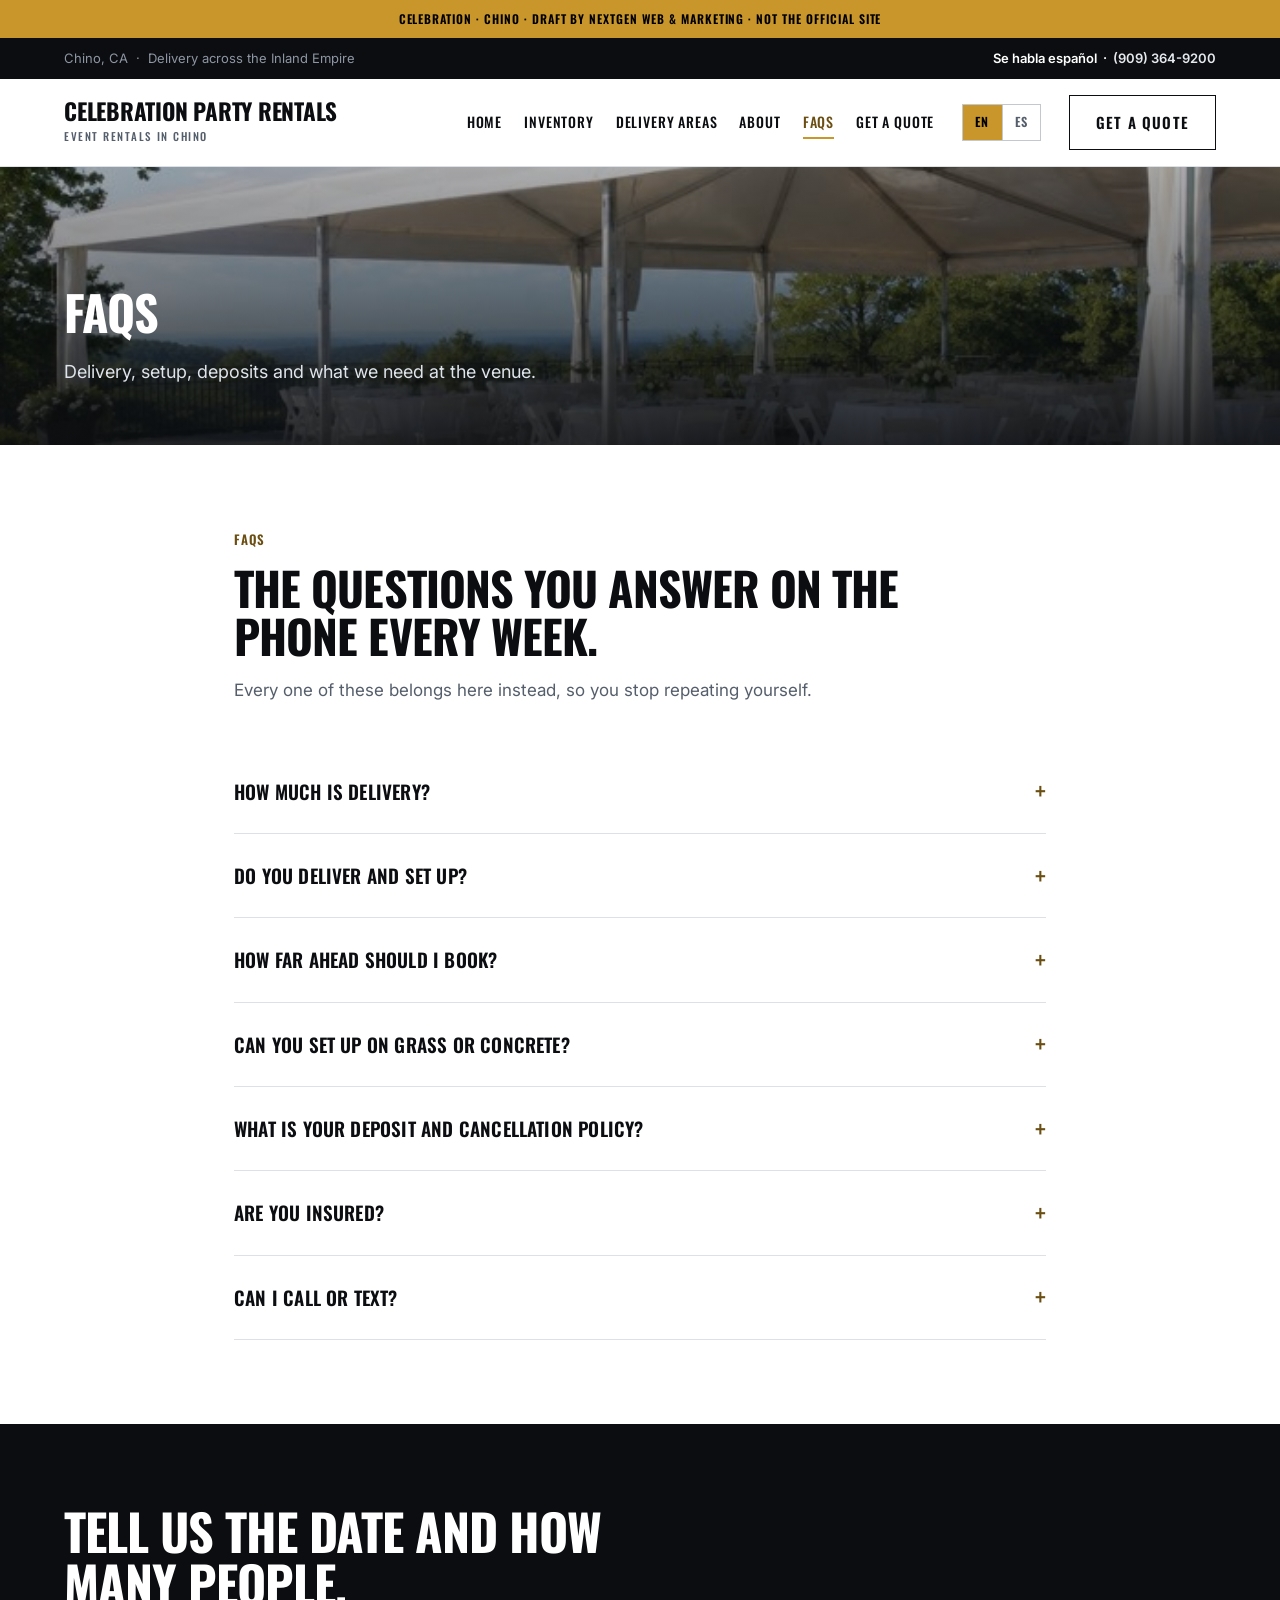
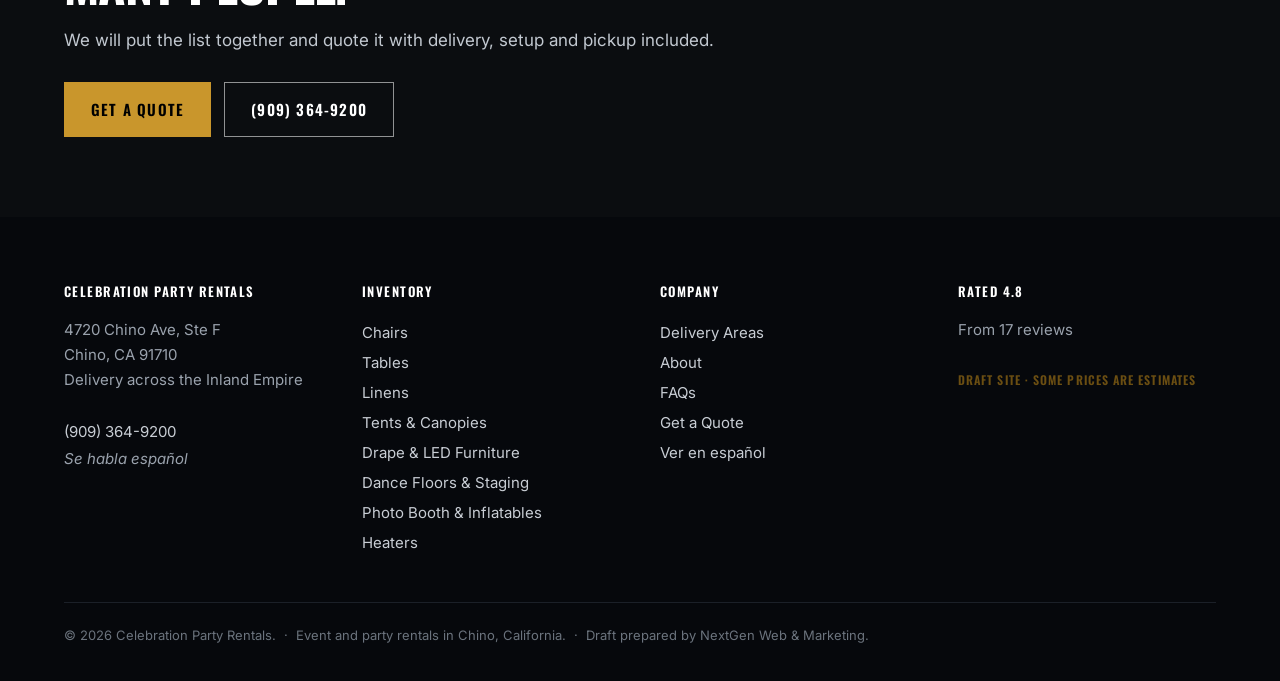
<file: faq.html>
<!doctype html>
<html lang="en"><head><meta charset="utf-8">
<meta name="viewport" content="width=device-width,initial-scale=1">
<meta name="robots" content="noindex,nofollow,noarchive">
<title>FAQs — Celebration Party Rentals</title>
<meta name="description" content="Delivery, setup, deposits and what we need at the venue.">
<link rel="alternate" hreflang="en" href="faq.html"><link rel="alternate" hreflang="es" href="faq-es.html">
<link rel="preconnect" href="https://fonts.googleapis.com">
<link href="https://fonts.googleapis.com/css2?family=Oswald:wght@400;500;600;700&family=Inter:wght@400;500;600;700&display=swap" rel="stylesheet">
<link rel="stylesheet" href="assets/site.css">
</head><body>
<div class="draft">CELEBRATION · CHINO &middot; draft by NextGen Web &amp; Marketing &middot; not the official site</div>
<div class="util"><div class="wrap">
  <span>Chino, CA &nbsp;&middot;&nbsp; Delivery across the Inland Empire</span>
  <span class="lic">Se habla espa&ntilde;ol &nbsp;&middot;&nbsp; <a href="tel:+19093649200">(909) 364-9200</a></span>
</div></div>

<header class="hd"><div class="wrap">
  <a class="brand" href="index.html">
    <div class="n">Celebration Party Rentals</div>
    <div class="s">Event Rentals in Chino</div>
  </a>
  <nav><a href="index.html">Home</a><a href="inventory.html">Inventory</a><a href="areas.html">Delivery Areas</a><a href="about.html">About</a><a href="faq.html" class="on">FAQs</a><a href="contact.html">Get a Quote</a></nav>
  <div class="lang" role="group" aria-label="Language"><a href="faq.html" class="on" hreflang="en">EN</a><a href="faq-es.html" hreflang="es">ES</a></div>
  <a class="btn hdcta" href="contact.html">Get a Quote</a>
  <details class="mnav"><summary aria-label="Menu"><span class="bars"><i></i><i></i><i></i></span></summary>
    <div class="sheet"><a href="index.html">Home</a><a href="inventory.html">Inventory</a><a href="areas.html">Delivery Areas</a><a href="about.html">About</a><a href="faq.html" class="on">FAQs</a><a href="contact.html">Get a Quote</a>
    <a class="lang-row" hreflang="es" href="faq-es.html">Ver en espa&ntilde;ol</a>
    <a class="go" href="contact.html">Get a Quote</a>
    <a class="call" href="tel:+19093649200">(909) 364-9200</a></div></details>
</div></header>

<section class="hero" style="min-height:0">
<img class="bg" src="assets/img/tent.jpg" alt="FAQs"><div class="shade"></div>
<div class="wrap" style="padding:120px 24px 58px"><h1 style="font-size:clamp(32px,4.4vw,48px)">FAQs</h1>
<p style="margin-bottom:0">Delivery, setup, deposits and what we need at the venue.</p></div></section>
<section class="sec"><div class="wrap" style="max-width:860px">
  <div class="shead"><div class="eyebrow">FAQs</div>
    <h2>The questions you answer on the phone every week.</h2><p>Every one of these belongs here instead, so you stop repeating yourself.</p></div>
  <details class="fq"><summary>How much is delivery?</summary><p>Delivery starts at $35 for the local area &amp;mdash; that is your own published figure from your Yelp answers. DRAFT: confirm how far that rate reaches and what it becomes further out.</p></details><details class="fq"><summary>Do you deliver and set up?</summary><p>DRAFT - confirm. For tents, dance floors and pipe and drape the answer matters more than anything else on this page, because nobody wants to lay a dance floor themselves.</p></details><details class="fq"><summary>How far ahead should I book?</summary><p>DRAFT - your real answer. Wedding and quinceañera season fills up, and saying so sets expectations before somebody calls you the week before.</p></details><details class="fq"><summary>Can you set up on grass or concrete?</summary><p>DRAFT - confirm, especially for tents and dance floors. Anchoring differs and customers genuinely do not know whether their yard rules them out.</p></details><details class="fq"><summary>What is your deposit and cancellation policy?</summary><p>DRAFT - decide and publish it. It is the question that causes every dispute, and having it written down beforehand is how you avoid them.</p></details><details class="fq"><summary>Are you insured?</summary><p>DRAFT - important for tents and inflatables. Many venues will not let equipment on site without a certificate of insurance naming them. If you can issue one, say so here.</p></details><details class="fq"><summary>Can I call or text?</summary><p>Both. DRAFT - confirm which number you prefer for each; you have given out a separate text line in your Yelp answers and it should be on the site properly rather than buried in a Q&amp;amp;A.</p></details>
</div></section>

<section class="band"><div class="wrap">
  <h2>Tell us the date and how many people.</h2>
  <p>We will put the list together and quote it with delivery, setup and pickup included.</p>
  <a class="btn blue" href="contact.html">Get a Quote</a>
  <a class="btn ghost" href="tel:+19093649200" style="margin-left:8px">(909) 364-9200</a>
</div></section>

<footer class="ft"><div class="wrap"><div class="inner">
  <div class="cols">
    <div><h4>Celebration Party Rentals</h4>
      4720 Chino Ave, Ste F<br>Chino, CA 91710<br>
      Delivery across the Inland Empire<br><br>
      <a href="tel:+19093649200">(909) 364-9200</a><br>
      <span class="es">Se habla espa&ntilde;ol</span></div>
    <div><h4>Inventory</h4><a href="inventory.html#seating">Chairs</a><br><a href="inventory.html#tables">Tables</a><br><a href="inventory.html#linens">Linens</a><br><a href="inventory.html#tents">Tents & Canopies</a><br><a href="inventory.html#decor">Drape & LED Furniture</a><br><a href="inventory.html#floors">Dance Floors & Staging</a><br><a href="inventory.html#fun">Photo Booth & Inflatables</a><br><a href="inventory.html#heaters">Heaters</a><br></div>
    <div><h4>Company</h4>
      <a href="areas.html">Delivery Areas</a><br>
      <a href="about.html">About</a><br>
      <a href="faq.html">FAQs</a><br>
      <a href="contact.html">Get a Quote</a><br>
      <a href="faq-es.html">Ver en espa&ntilde;ol</a></div>
    <div><h4>Rated 4.8</h4>
      From 17 reviews<br><br>
      <span class="draftpx">Draft site &middot; some prices are estimates</span></div>
  </div>
  <div class="legal">&copy; 2026 Celebration Party Rentals. &nbsp;&middot;&nbsp; Event and party rentals in Chino, California. &nbsp;&middot;&nbsp; Draft prepared by NextGen Web &amp; Marketing.</div>
</div></div></footer>
</body></html>
</file>
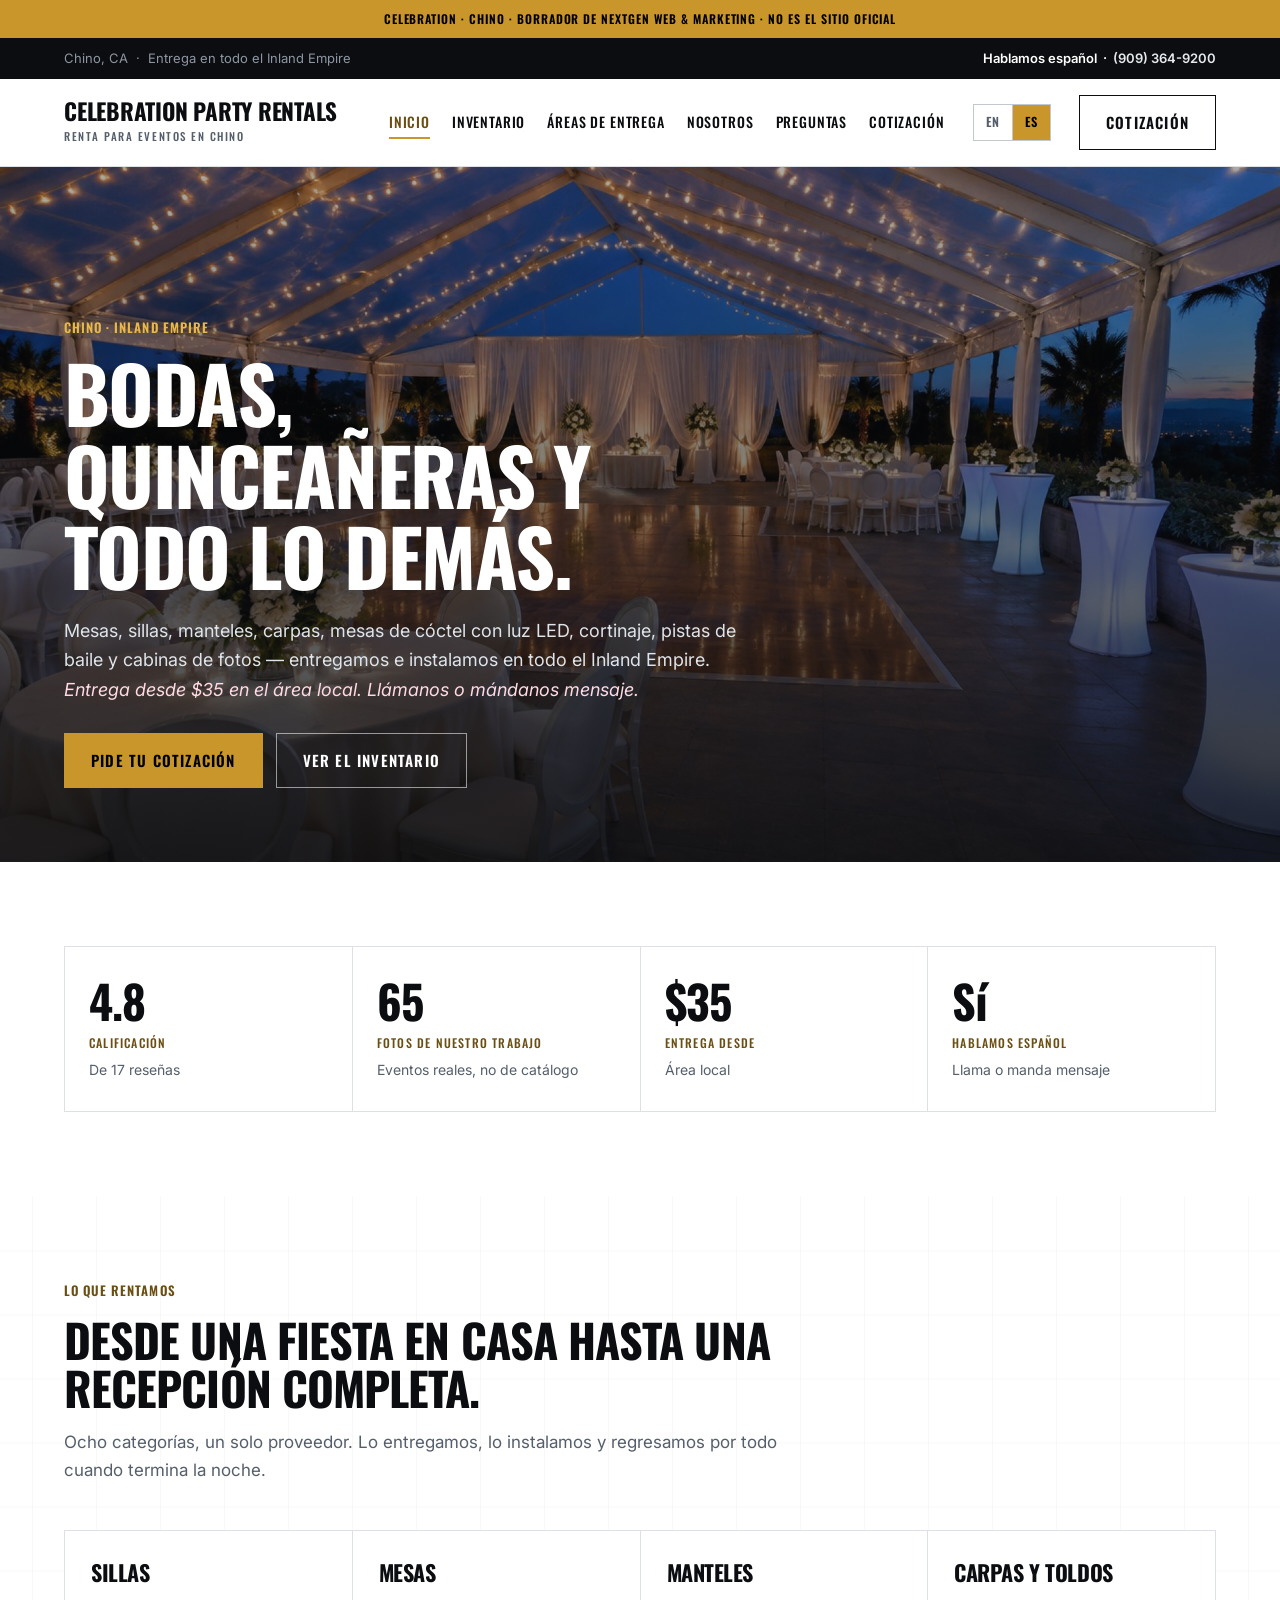
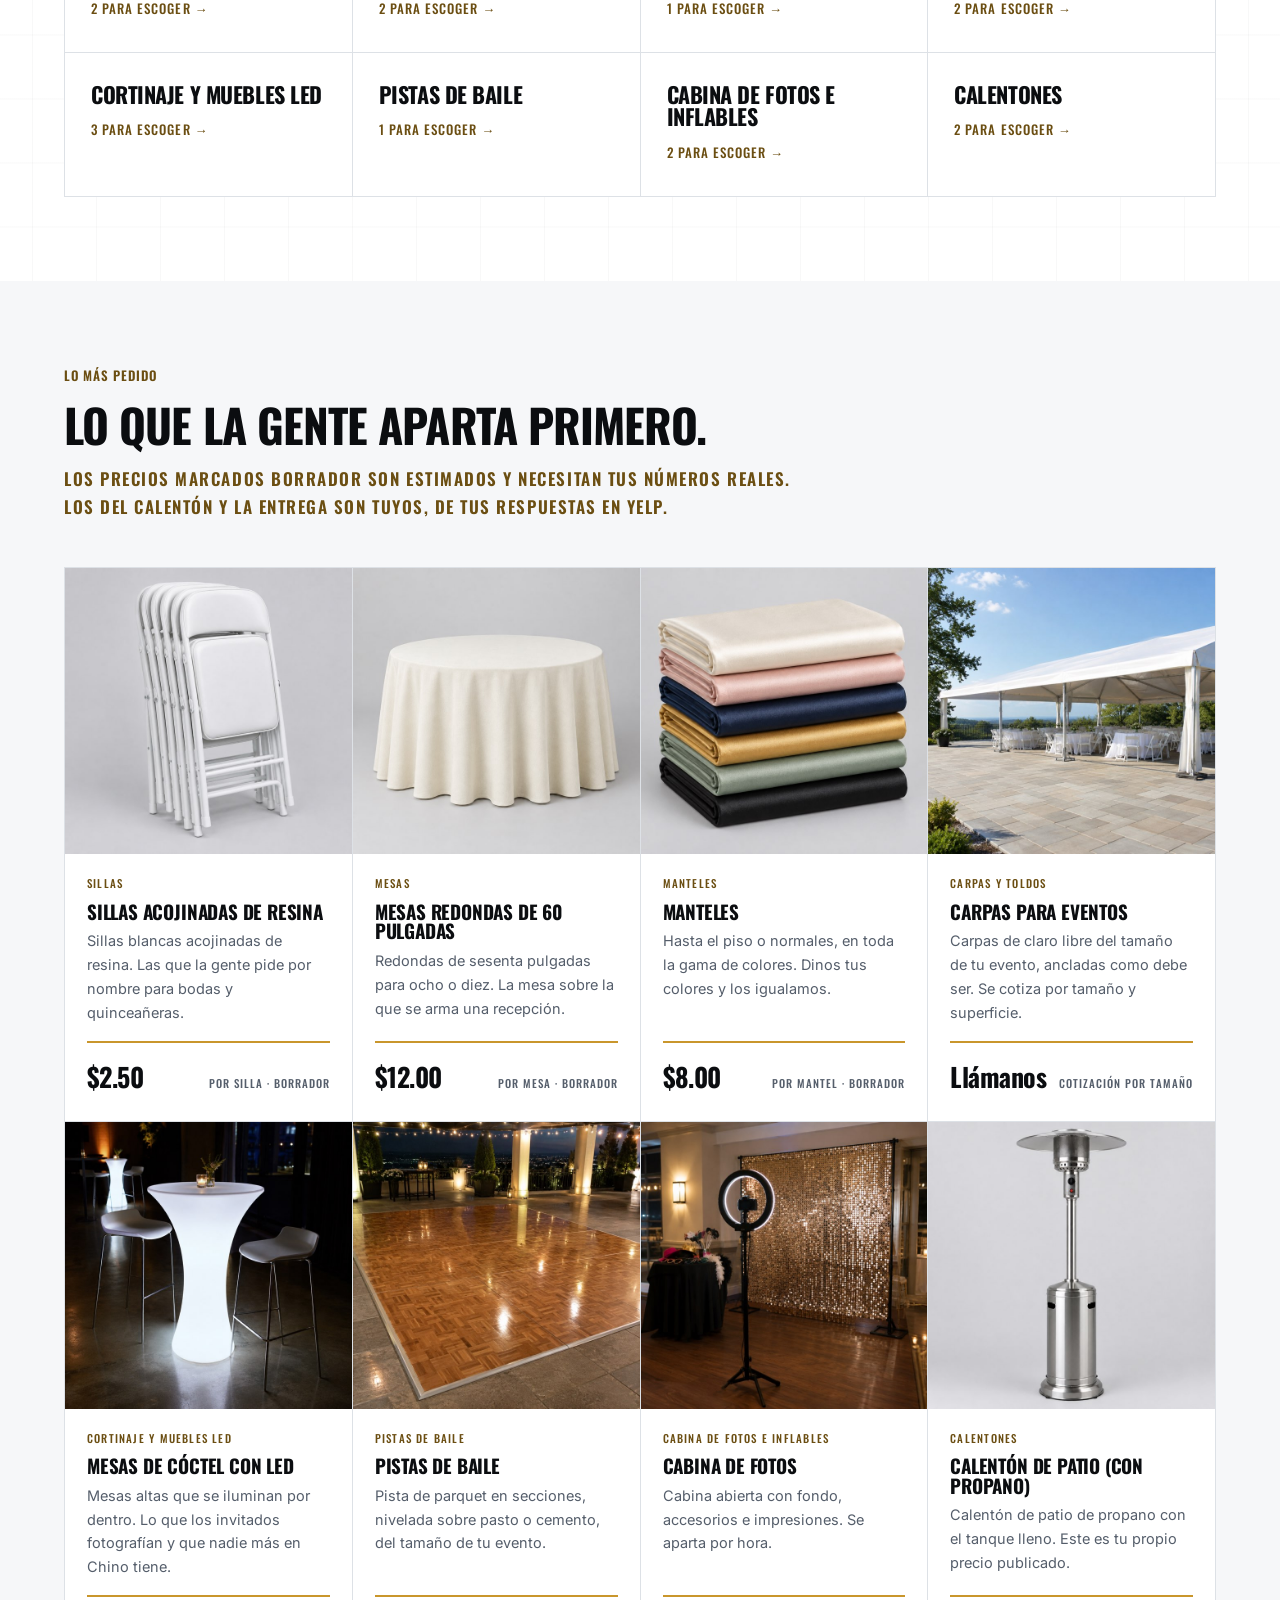
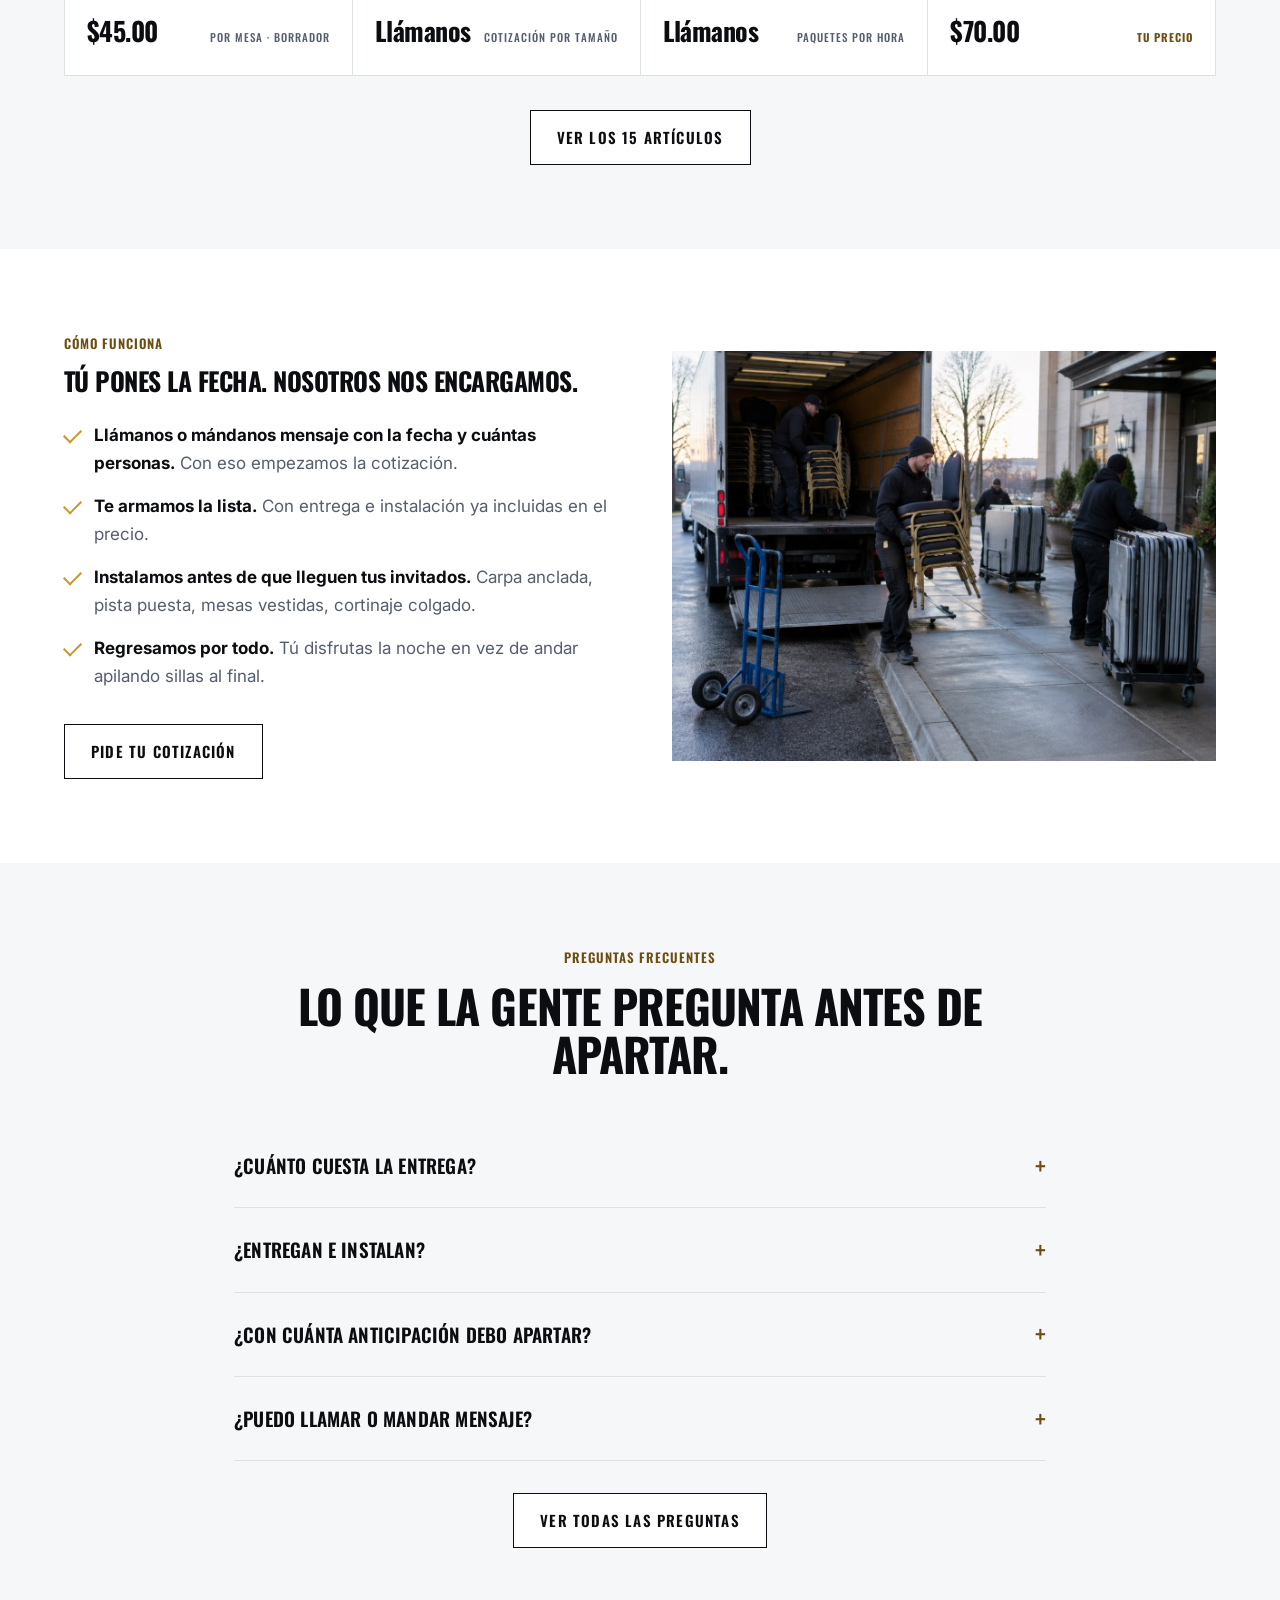
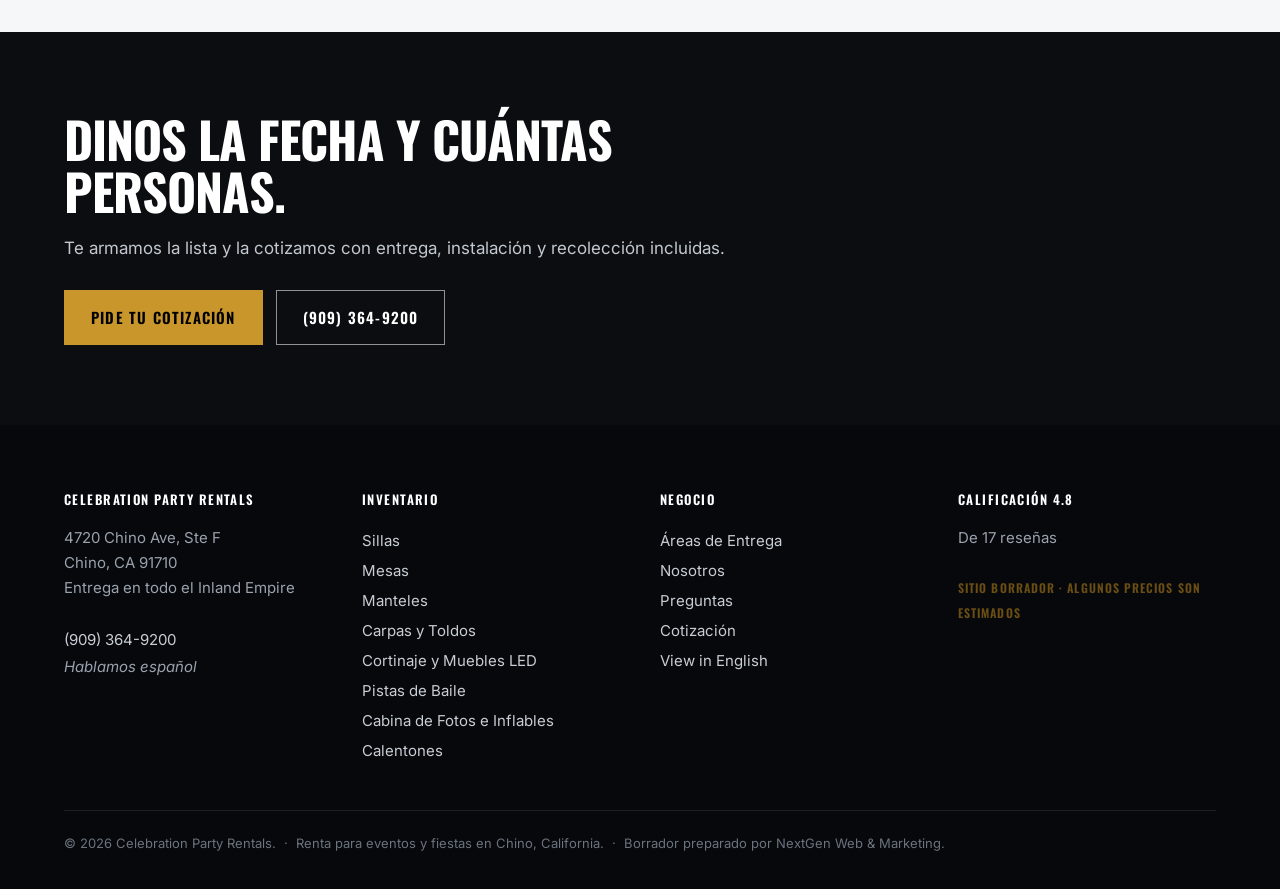
<file: index-es.html>
<!doctype html>
<html lang="es"><head><meta charset="utf-8">
<meta name="viewport" content="width=device-width,initial-scale=1">
<meta name="robots" content="noindex,nofollow,noarchive">
<title>Celebration Party Rentals — Renta para Eventos en Chino</title>
<meta name="description" content="Mesas, sillas, manteles, carpas, mesas de cóctel con luz LED, cortinaje, pistas de baile y cabinas de fotos &amp;mdash; entregamos e instalamos en todo el Inland Empire.">
<link rel="alternate" hreflang="en" href="index.html"><link rel="alternate" hreflang="es" href="index-es.html">
<link rel="preconnect" href="https://fonts.googleapis.com">
<link href="https://fonts.googleapis.com/css2?family=Oswald:wght@400;500;600;700&family=Inter:wght@400;500;600;700&display=swap" rel="stylesheet">
<link rel="stylesheet" href="assets/site.css">
</head><body>
<div class="draft">CELEBRATION · CHINO &middot; borrador de NextGen Web &amp; Marketing &middot; no es el sitio oficial</div>
<div class="util"><div class="wrap">
  <span>Chino, CA &nbsp;&middot;&nbsp; Entrega en todo el Inland Empire</span>
  <span class="lic">Hablamos espa&ntilde;ol &nbsp;&middot;&nbsp; <a href="tel:+19093649200">(909) 364-9200</a></span>
</div></div>

<header class="hd"><div class="wrap">
  <a class="brand" href="index-es.html">
    <div class="n">Celebration Party Rentals</div>
    <div class="s">Renta para Eventos en Chino</div>
  </a>
  <nav><a href="index-es.html" class="on">Inicio</a><a href="inventory-es.html">Inventario</a><a href="areas-es.html">Áreas de Entrega</a><a href="about-es.html">Nosotros</a><a href="faq-es.html">Preguntas</a><a href="contact-es.html">Cotización</a></nav>
  <div class="lang" role="group" aria-label="Language"><a href="index.html" hreflang="en">EN</a><a href="index-es.html" class="on" hreflang="es">ES</a></div>
  <a class="btn hdcta" href="contact-es.html">Cotización</a>
  <details class="mnav"><summary aria-label="Menu"><span class="bars"><i></i><i></i><i></i></span></summary>
    <div class="sheet"><a href="index-es.html" class="on">Inicio</a><a href="inventory-es.html">Inventario</a><a href="areas-es.html">Áreas de Entrega</a><a href="about-es.html">Nosotros</a><a href="faq-es.html">Preguntas</a><a href="contact-es.html">Cotización</a>
    <a class="lang-row" hreflang="en" href="index.html">View in English</a>
    <a class="go" href="contact-es.html">Cotización</a>
    <a class="call" href="tel:+19093649200">(909) 364-9200</a></div></details>
</div></header>

<section class="hero">
<video class="bg" autoplay muted loop playsinline preload="metadata"
       poster="assets/img/hero.jpg" aria-label="Bodas, Quinceañeras y Todo lo Demás.">
  <source src="assets/media/hero.mp4" type="video/mp4">
  <img class="bg" src="assets/img/hero.jpg" alt="Bodas, Quinceañeras y Todo lo Demás.">
</video>
<div class="shade"></div>
<div class="wrap">
  <div class="eyebrow">Chino &middot; Inland Empire</div>
  <h1>Bodas, Quinceañeras y Todo lo Demás.</h1>
  <p>Mesas, sillas, manteles, carpas, mesas de cóctel con luz LED, cortinaje, pistas de baile y cabinas de fotos &mdash; entregamos e instalamos en todo el Inland Empire.<br>
     <span class="es" style="color:#ffd9e4">Entrega desde $35 en el área local. Llámanos o mándanos mensaje.</span></p>
  <a class="btn blue" href="contact-es.html">Pide tu Cotización</a>
  <a class="btn ghost" href="inventory-es.html" style="margin-left:8px">Ver el Inventario</a>
</div></section>
<section class="sec"><div class="wrap"><div class="stats"><div class="stat"><b>4.8</b><span>Calificación</span><i>De 17 reseñas</i></div><div class="stat"><b>65</b><span>Fotos de nuestro trabajo</span><i>Eventos reales, no de catálogo</i></div><div class="stat"><b>$35</b><span>Entrega desde</span><i>Área local</i></div><div class="stat"><b>Sí</b><span>Hablamos español</span><i>Llama o manda mensaje</i></div></div></div></section>
<section class="sec bg-grid"><div class="wrap">
  <div class="shead"><div class="eyebrow">Lo que rentamos</div>
    <h2>Desde una fiesta en casa hasta una recepción completa.</h2><p>Ocho categorías, un solo proveedor. Lo entregamos, lo instalamos y regresamos por todo cuando termina la noche.</p></div>
  <div class="grid3"><a class="svc" href="inventory-es.html#seating"><h3>Sillas</h3><span>2 para escoger &rarr;</span></a><a class="svc" href="inventory-es.html#tables"><h3>Mesas</h3><span>2 para escoger &rarr;</span></a><a class="svc" href="inventory-es.html#linens"><h3>Manteles</h3><span>1 para escoger &rarr;</span></a><a class="svc" href="inventory-es.html#tents"><h3>Carpas y Toldos</h3><span>2 para escoger &rarr;</span></a><a class="svc" href="inventory-es.html#decor"><h3>Cortinaje y Muebles LED</h3><span>3 para escoger &rarr;</span></a><a class="svc" href="inventory-es.html#floors"><h3>Pistas de Baile</h3><span>1 para escoger &rarr;</span></a><a class="svc" href="inventory-es.html#fun"><h3>Cabina de Fotos e Inflables</h3><span>2 para escoger &rarr;</span></a><a class="svc" href="inventory-es.html#heaters"><h3>Calentones</h3><span>2 para escoger &rarr;</span></a></div>
</div></section>

<section class="sec alt"><div class="wrap">
  <div class="shead"><div class="eyebrow">Lo más pedido</div>
    <h2>Lo que la gente aparta primero.</h2>
    <p class="draftpx">Los precios marcados BORRADOR son estimados y necesitan tus números reales. Los del calentón y la entrega son tuyos, de tus respuestas en Yelp.</p></div>
  <div class="inv"><article class="item" id="padded-chairs">
<img src="assets/img/chairs-stack.jpg" alt="Sillas Acojinadas de Resina" loading="lazy">
<div class="b"><div class="cat">Sillas</div>
<h3>Sillas Acojinadas de Resina</h3><p>Sillas blancas acojinadas de resina. Las que la gente pide por nombre para bodas y quinceañeras.</p>
<div class="px"><b>$2.50</b><span>por silla · BORRADOR</span></div></div></article><article class="item" id="round-tables">
<img src="assets/img/table-round.jpg" alt="Mesas Redondas de 60 Pulgadas" loading="lazy">
<div class="b"><div class="cat">Mesas</div>
<h3>Mesas Redondas de 60 Pulgadas</h3><p>Redondas de sesenta pulgadas para ocho o diez. La mesa sobre la que se arma una recepción.</p>
<div class="px"><b>$12.00</b><span>por mesa · BORRADOR</span></div></div></article><article class="item" id="linens">
<img src="assets/img/linens.jpg" alt="Manteles" loading="lazy">
<div class="b"><div class="cat">Manteles</div>
<h3>Manteles</h3><p>Hasta el piso o normales, en toda la gama de colores. Dinos tus colores y los igualamos.</p>
<div class="px"><b>$8.00</b><span>por mantel · BORRADOR</span></div></div></article><article class="item" id="tent">
<img src="assets/img/tent.jpg" alt="Carpas para Eventos" loading="lazy">
<div class="b"><div class="cat">Carpas y Toldos</div>
<h3>Carpas para Eventos</h3><p>Carpas de claro libre del tamaño de tu evento, ancladas como debe ser. Se cotiza por tamaño y superficie.</p>
<div class="px"><b>Llámanos</b><span>cotización por tamaño</span></div></div></article><article class="item" id="led-cocktail">
<img src="assets/img/led-cocktail.jpg" alt="Mesas de Cóctel con LED" loading="lazy">
<div class="b"><div class="cat">Cortinaje y Muebles LED</div>
<h3>Mesas de Cóctel con LED</h3><p>Mesas altas que se iluminan por dentro. Lo que los invitados fotografían y que nadie más en Chino tiene.</p>
<div class="px"><b>$45.00</b><span>por mesa · BORRADOR</span></div></div></article><article class="item" id="dance-floor">
<img src="assets/img/dance-floor.jpg" alt="Pistas de Baile" loading="lazy">
<div class="b"><div class="cat">Pistas de Baile</div>
<h3>Pistas de Baile</h3><p>Pista de parquet en secciones, nivelada sobre pasto o cemento, del tamaño de tu evento.</p>
<div class="px"><b>Llámanos</b><span>cotización por tamaño</span></div></div></article><article class="item" id="photo-booth">
<img src="assets/img/photo-booth.jpg" alt="Cabina de Fotos" loading="lazy">
<div class="b"><div class="cat">Cabina de Fotos e Inflables</div>
<h3>Cabina de Fotos</h3><p>Cabina abierta con fondo, accesorios e impresiones. Se aparta por hora.</p>
<div class="px"><b>Llámanos</b><span>paquetes por hora</span></div></div></article><article class="item" id="heater-propane">
<img src="assets/img/heater.jpg" alt="Calentón de Patio (con propano)" loading="lazy">
<div class="b"><div class="cat">Calentones</div>
<h3>Calentón de Patio (con propano)</h3><p>Calentón de patio de propano con el tanque lleno. Este es tu propio precio publicado.</p>
<div class="px"><b>$70.00</b><span style="color:var(--accent-ink);font-weight:700">tu precio</span></div></div></article></div>
  <div class="center" style="margin-top:34px">
    <a class="btn" href="inventory-es.html">Ver los 15 artículos</a></div>
</div></section>

<section class="sec"><div class="wrap">
  <div class="two">
    <div><div class="eyebrow">Cómo funciona</div>
      <h2>Tú pones la fecha. Nosotros nos encargamos.</h2>
      <ul class="ticks">
        <li><b>Llámanos o mándanos mensaje con la fecha y cuántas personas.</b> Con eso empezamos la cotización.</li><li><b>Te armamos la lista.</b> Con entrega e instalación ya incluidas en el precio.</li>
        <li><b>Instalamos antes de que lleguen tus invitados.</b> Carpa anclada, pista puesta, mesas vestidas, cortinaje colgado.</li><li><b>Regresamos por todo.</b> Tú disfrutas la noche en vez de andar apilando sillas al final.</li>
      </ul>
      <a class="btn" href="contact-es.html" style="margin-top:8px">Pide tu Cotización</a></div>
    <div><img src="assets/img/setup-delivery.jpg" alt="" loading="lazy"></div>
  </div>
</div></section>

<section class="sec alt"><div class="wrap" style="max-width:860px">
  <div class="shead center" style="margin-left:auto;margin-right:auto">
    <div class="eyebrow">Preguntas Frecuentes</div>
    <h2>Lo que la gente pregunta antes de apartar.</h2></div>
  <details class="fq"><summary>¿Cuánto cuesta la entrega?</summary><p>La entrega empieza en $35 en el área local &amp;mdash; ese es su propio número publicado en sus respuestas de Yelp. BORRADOR: confirmar hasta dónde llega esa tarifa y cuánto cuesta más lejos.</p></details><details class="fq"><summary>¿Entregan e instalan?</summary><p>BORRADOR - confirmar. Para carpas, pistas de baile y cortinaje esta respuesta importa más que cualquier otra de esta página, porque nadie quiere armar una pista de baile solo.</p></details><details class="fq"><summary>¿Con cuánta anticipación debo apartar?</summary><p>BORRADOR - su respuesta real. La temporada de bodas y quinceañeras se llena, y decirlo pone las expectativas antes de que alguien llame una semana antes.</p></details><details class="fq"><summary>¿Puedo llamar o mandar mensaje?</summary><p>Los dos. BORRADOR - confirmar qué número prefieren para cada uno; han dado una línea aparte para mensajes en sus respuestas de Yelp y debería estar bien puesta en el sitio, no escondida.</p></details>
  <div class="center" style="margin-top:32px">
    <a class="btn" href="faq-es.html">Ver todas las preguntas</a></div>
</div></section>

<section class="band"><div class="wrap">
  <h2>Dinos la fecha y cuántas personas.</h2>
  <p>Te armamos la lista y la cotizamos con entrega, instalación y recolección incluidas.</p>
  <a class="btn blue" href="contact-es.html">Pide tu Cotización</a>
  <a class="btn ghost" href="tel:+19093649200" style="margin-left:8px">(909) 364-9200</a>
</div></section>

<footer class="ft"><div class="wrap"><div class="inner">
  <div class="cols">
    <div><h4>Celebration Party Rentals</h4>
      4720 Chino Ave, Ste F<br>Chino, CA 91710<br>
      Entrega en todo el Inland Empire<br><br>
      <a href="tel:+19093649200">(909) 364-9200</a><br>
      <span class="es">Hablamos espa&ntilde;ol</span></div>
    <div><h4>Inventario</h4><a href="inventory-es.html#seating">Sillas</a><br><a href="inventory-es.html#tables">Mesas</a><br><a href="inventory-es.html#linens">Manteles</a><br><a href="inventory-es.html#tents">Carpas y Toldos</a><br><a href="inventory-es.html#decor">Cortinaje y Muebles LED</a><br><a href="inventory-es.html#floors">Pistas de Baile</a><br><a href="inventory-es.html#fun">Cabina de Fotos e Inflables</a><br><a href="inventory-es.html#heaters">Calentones</a><br></div>
    <div><h4>Negocio</h4>
      <a href="areas-es.html">Áreas de Entrega</a><br>
      <a href="about-es.html">Nosotros</a><br>
      <a href="faq-es.html">Preguntas</a><br>
      <a href="contact-es.html">Cotización</a><br>
      <a href="index.html">View in English</a></div>
    <div><h4>Calificación 4.8</h4>
      De 17 reseñas<br><br>
      <span class="draftpx">Sitio borrador &middot; algunos precios son estimados</span></div>
  </div>
  <div class="legal">&copy; 2026 Celebration Party Rentals. &nbsp;&middot;&nbsp; Renta para eventos y fiestas en Chino, California. &nbsp;&middot;&nbsp; Borrador preparado por NextGen Web &amp; Marketing.</div>
</div></div></footer>
</body></html>
</file>
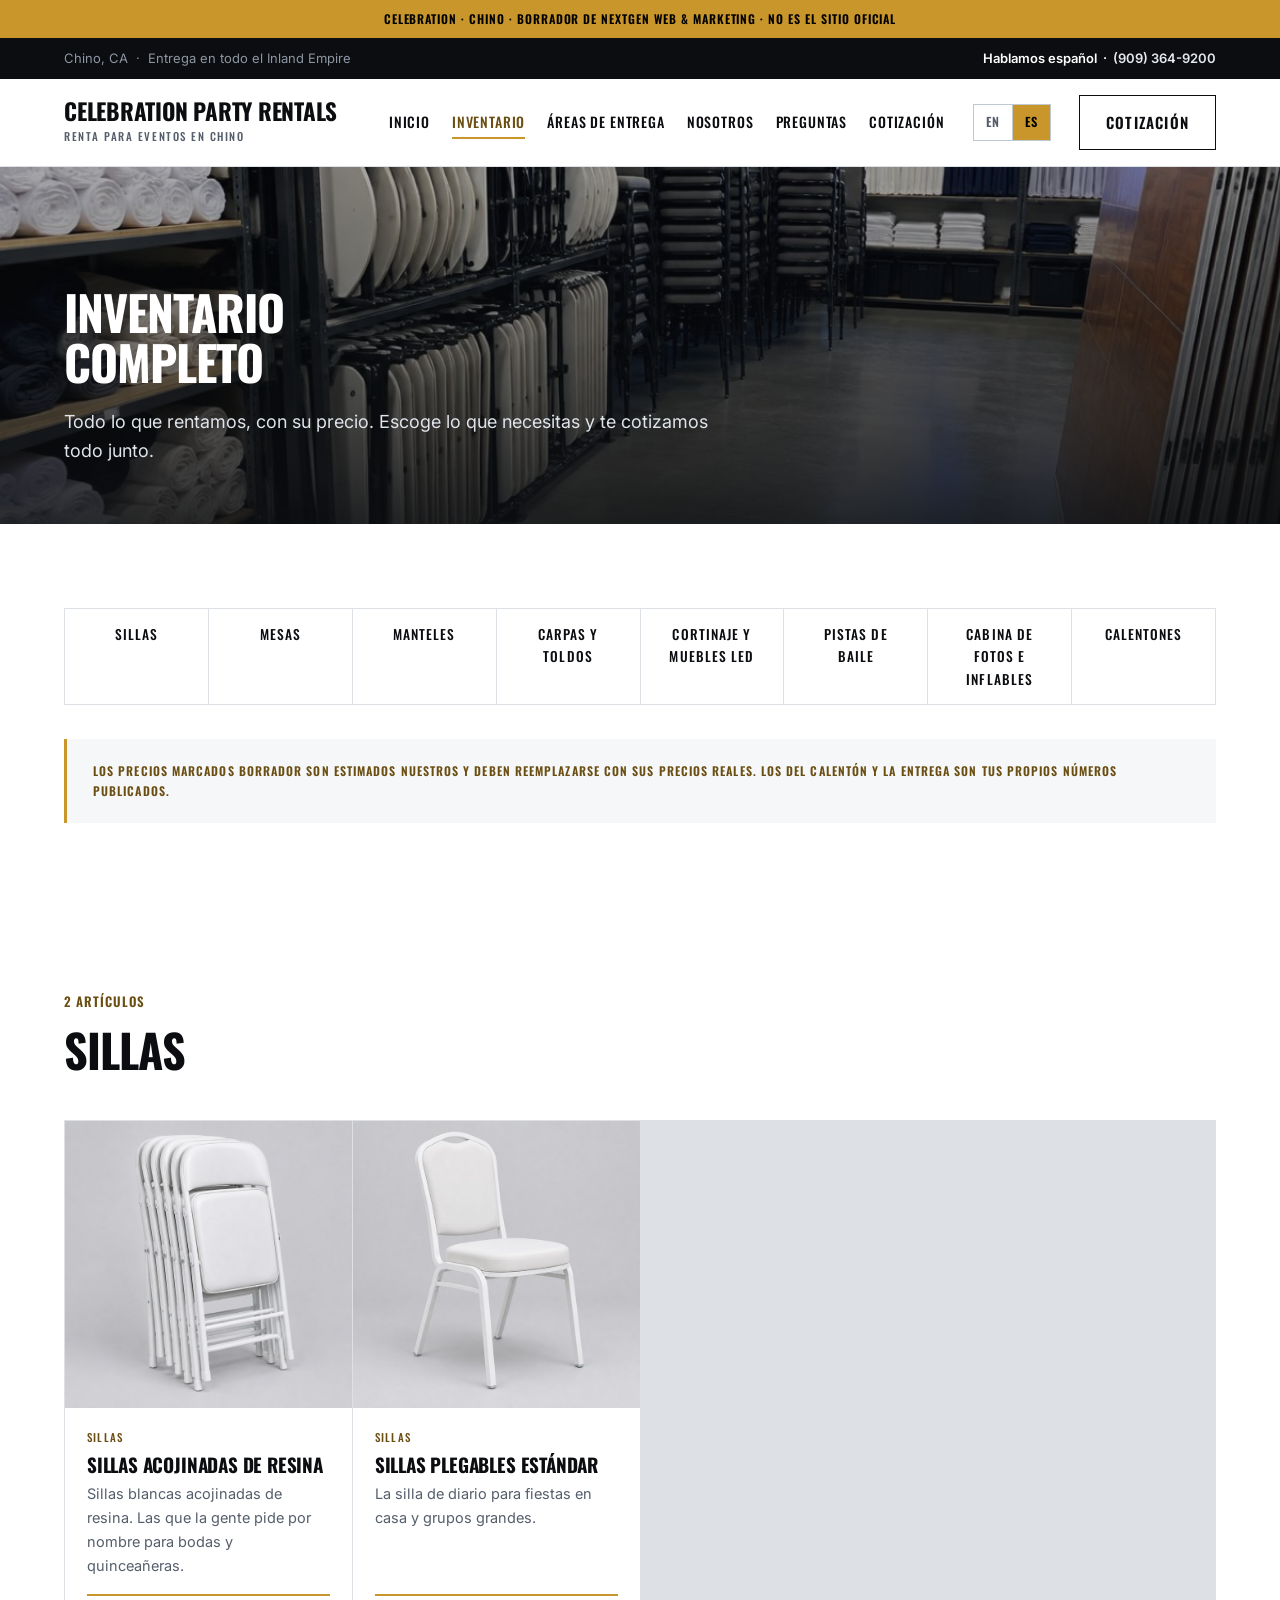
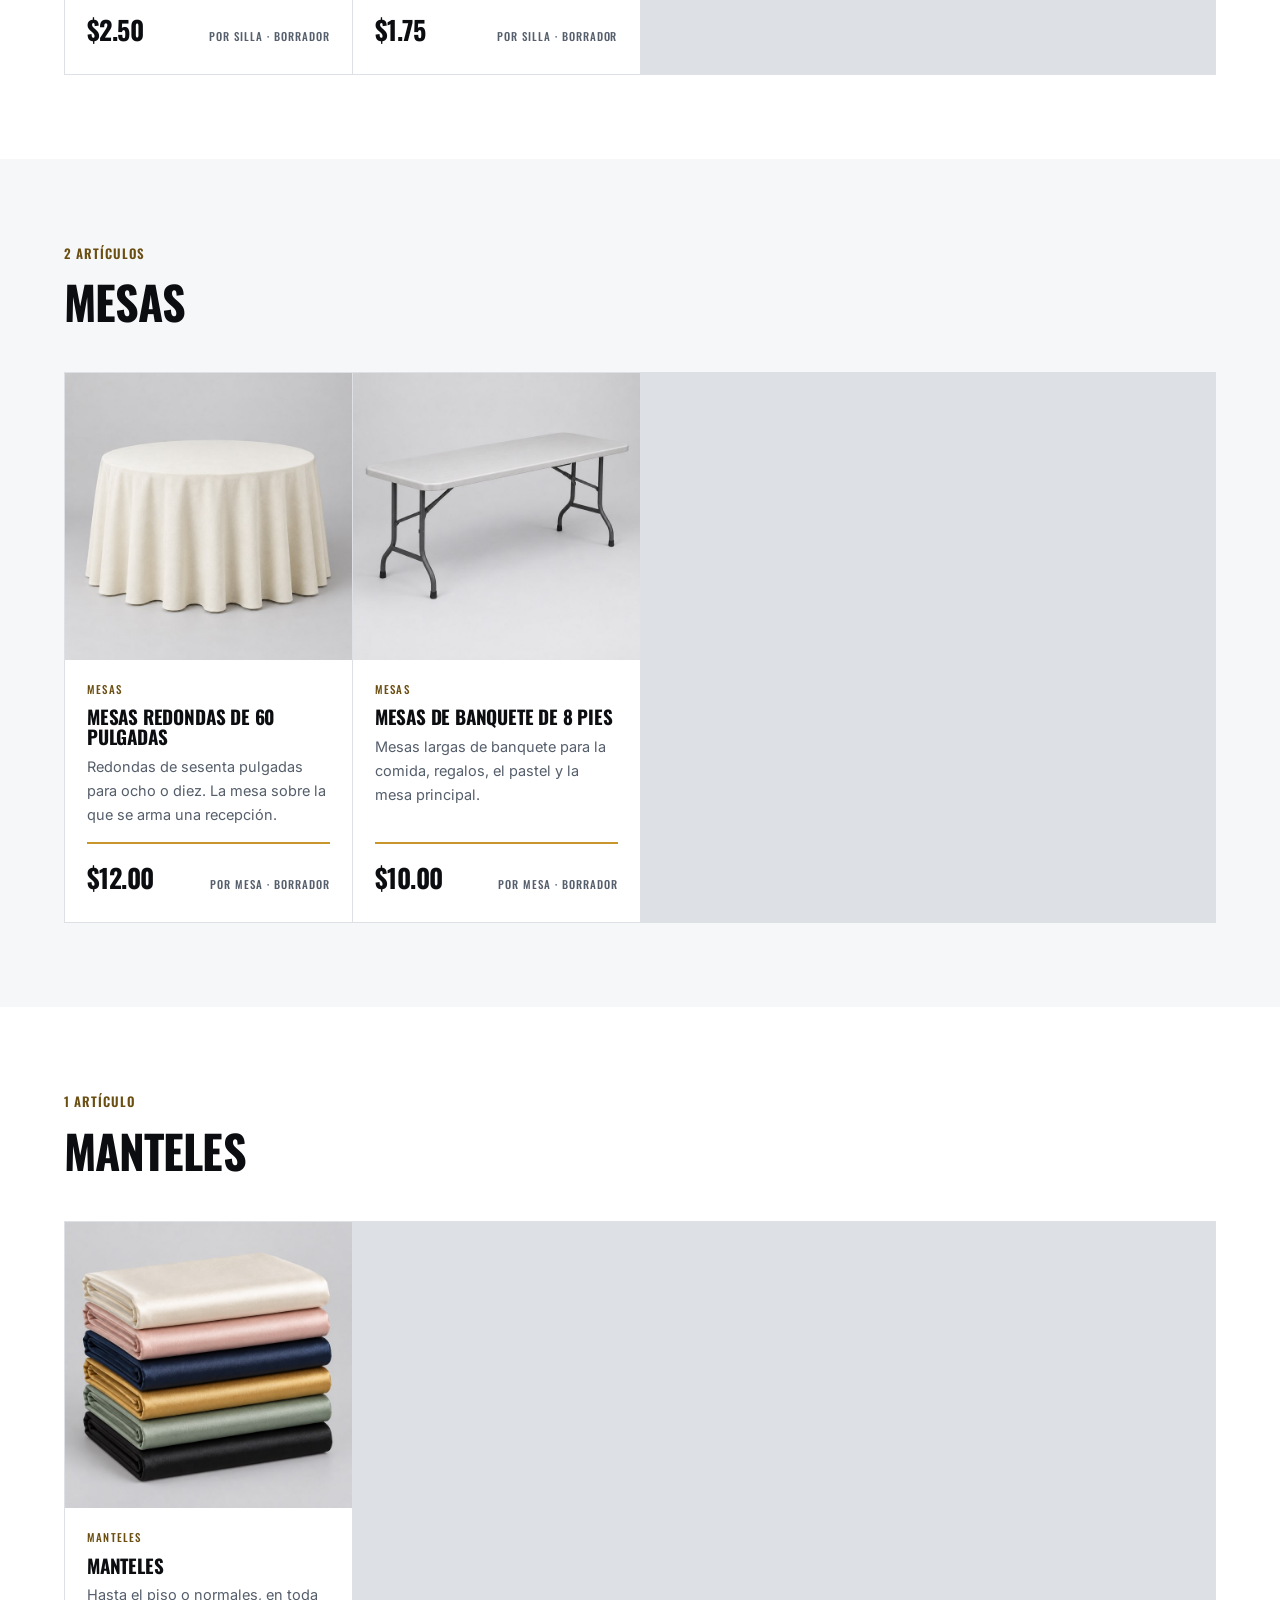
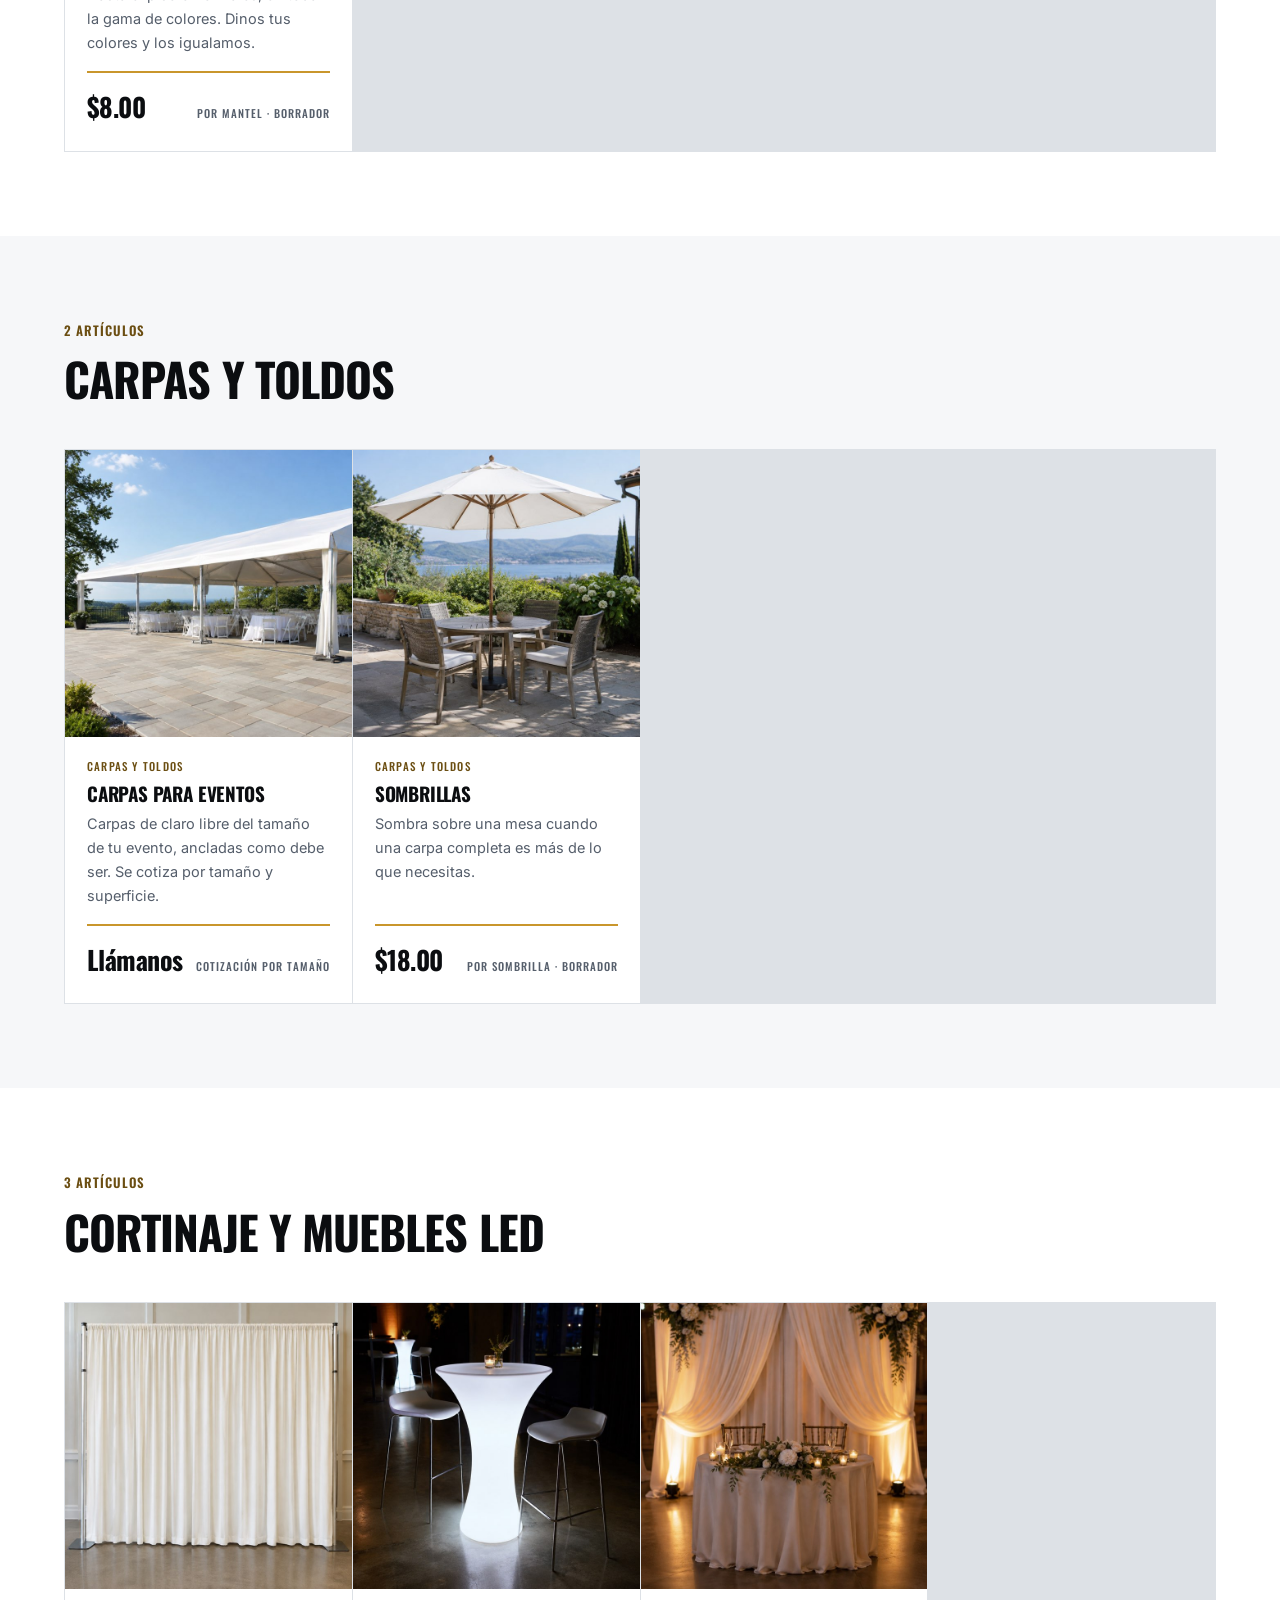
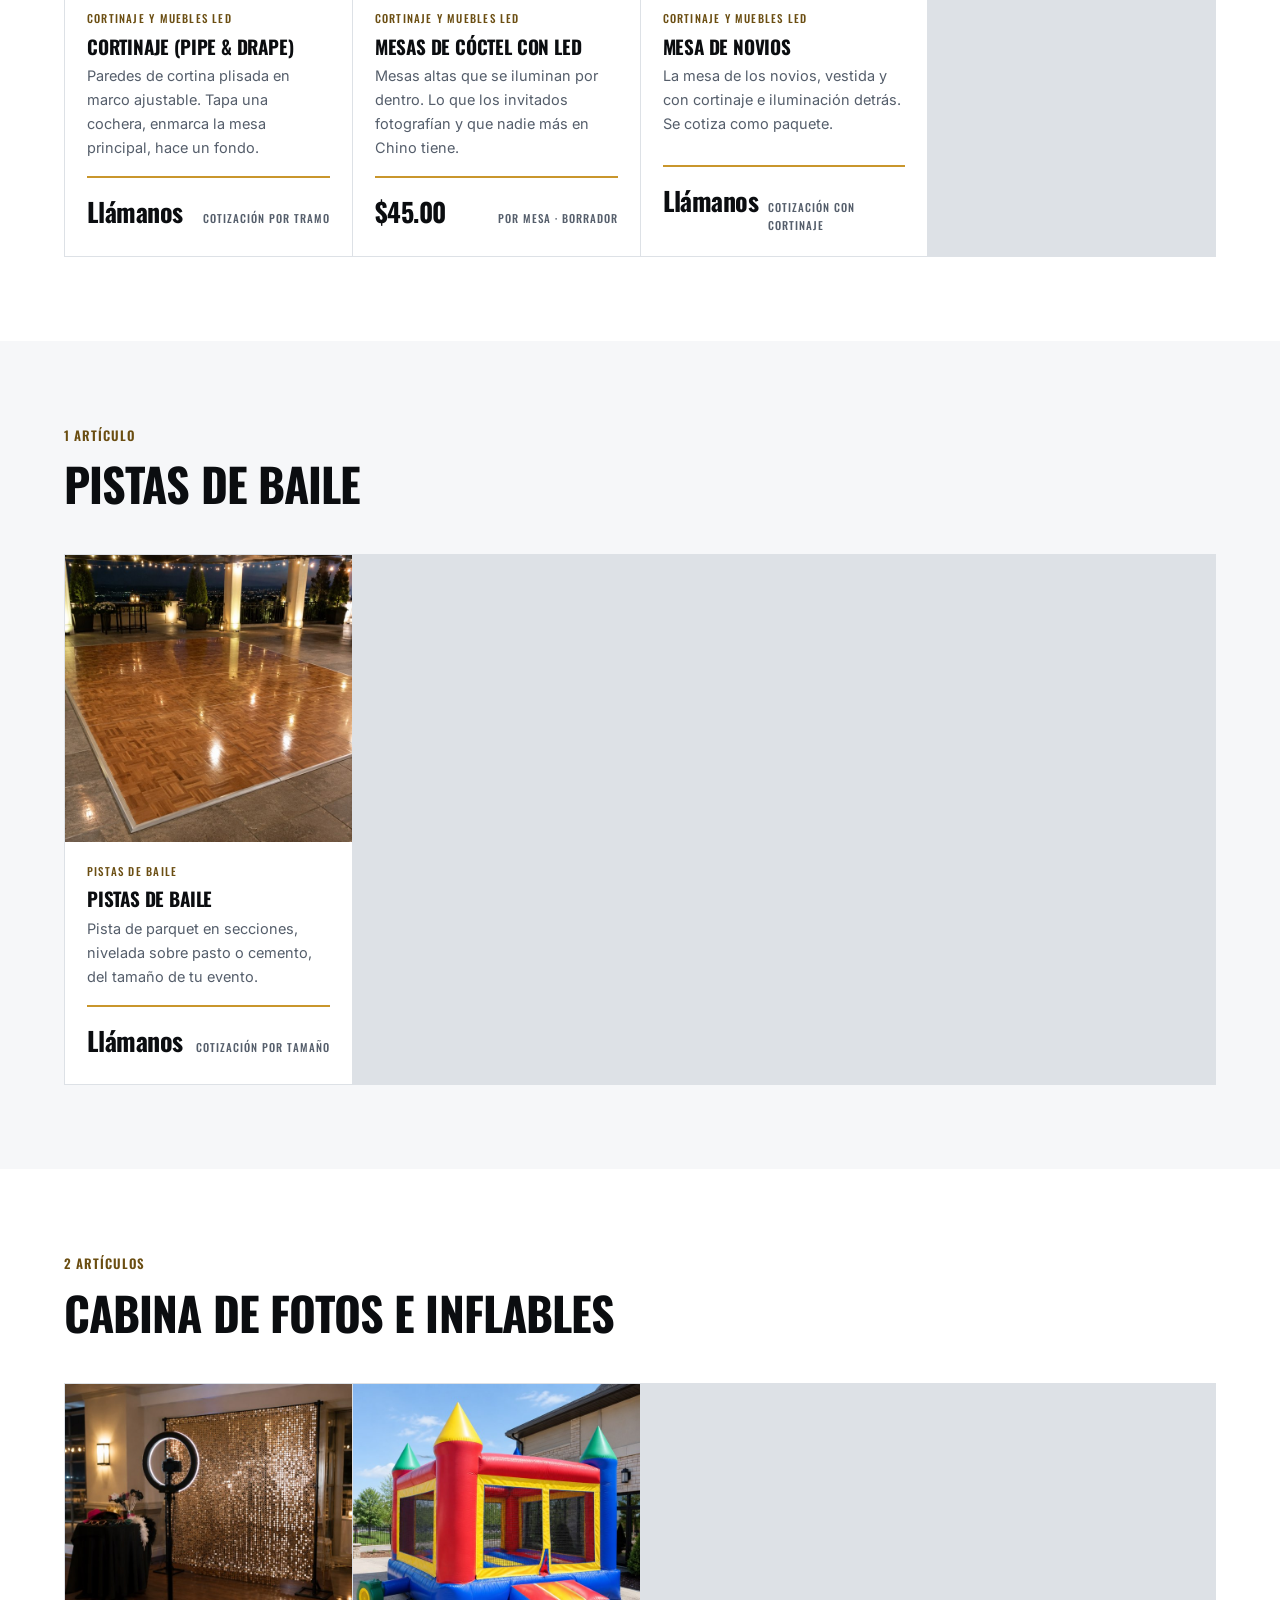
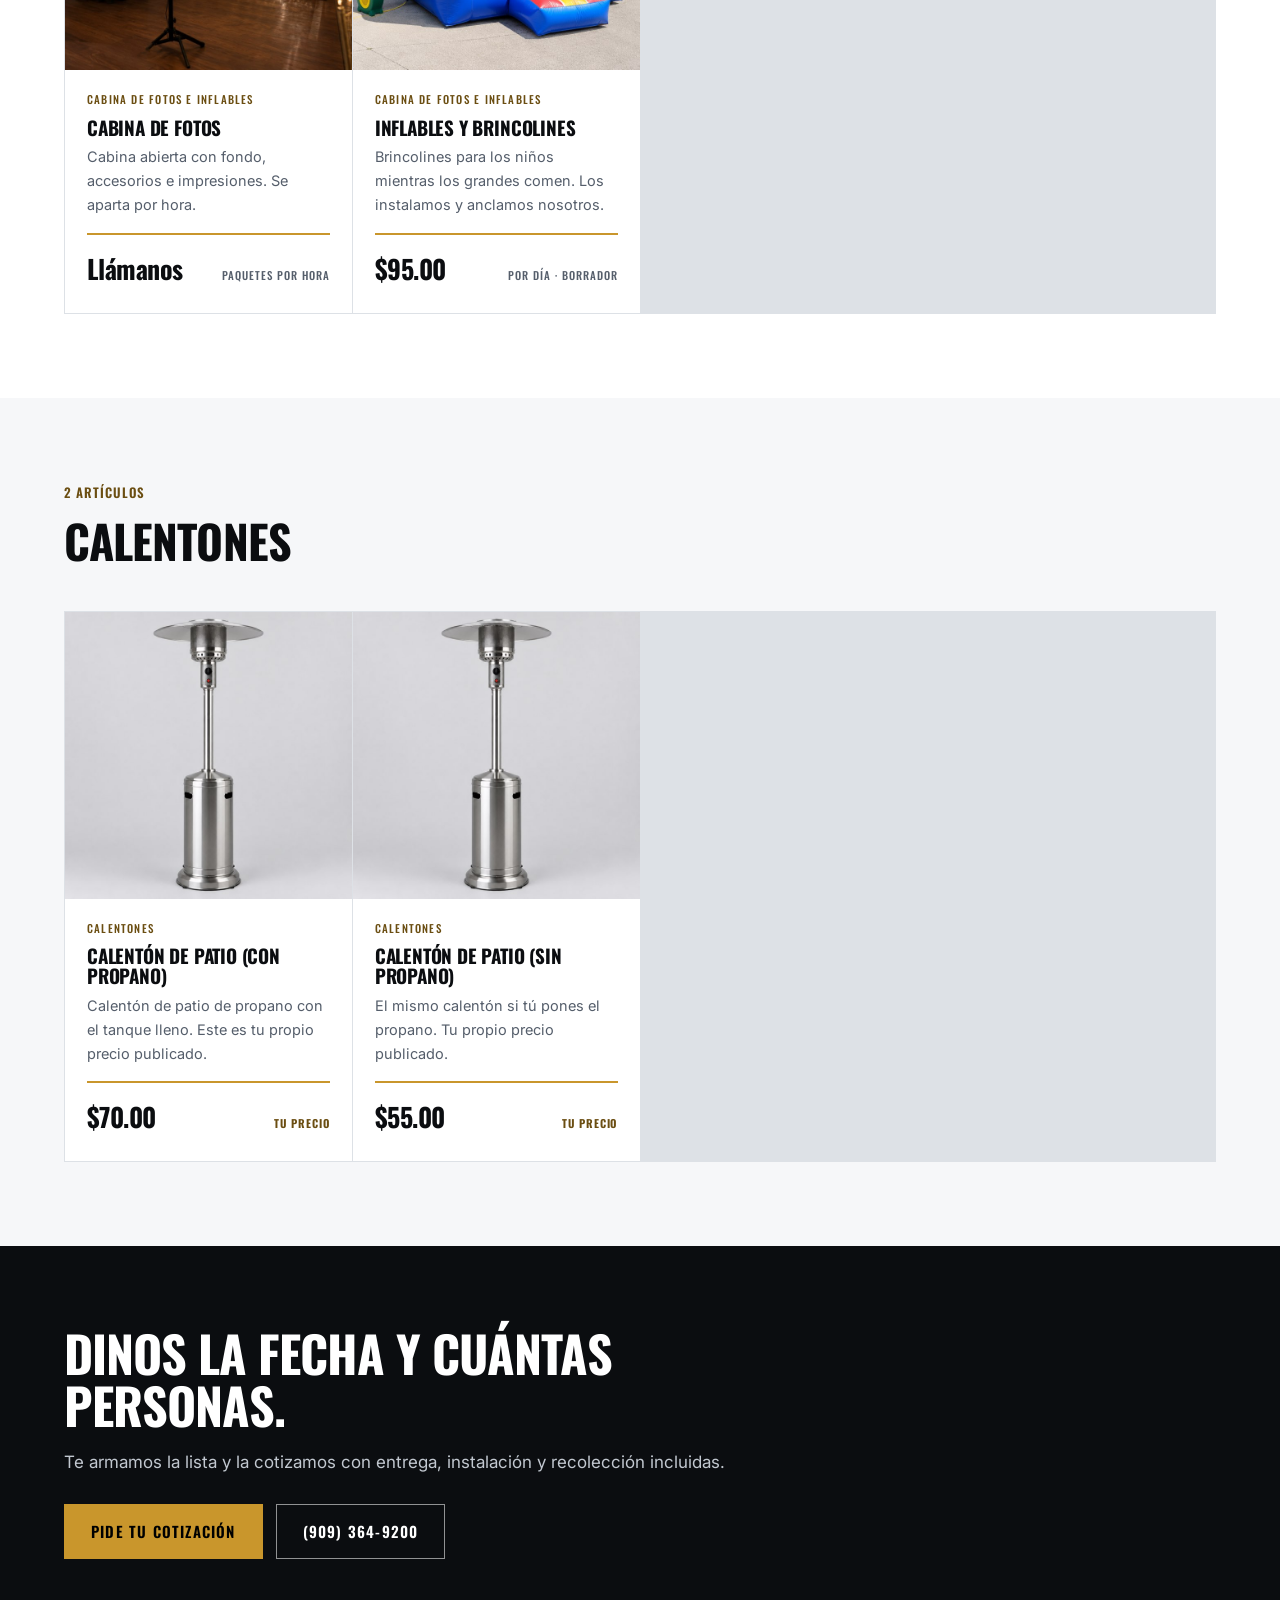
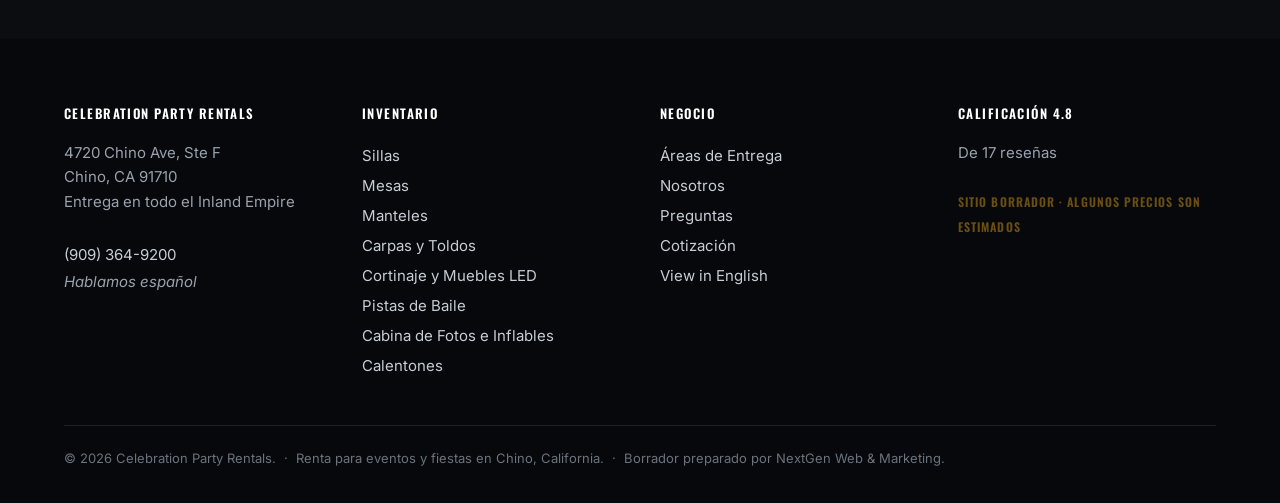
<file: inventory-es.html>
<!doctype html>
<html lang="es"><head><meta charset="utf-8">
<meta name="viewport" content="width=device-width,initial-scale=1">
<meta name="robots" content="noindex,nofollow,noarchive">
<title>Inventario Completo — Celebration Party Rentals</title>
<meta name="description" content="Todo lo que rentamos, con su precio. Escoge lo que necesitas y te cotizamos todo junto.">
<link rel="alternate" hreflang="en" href="inventory.html"><link rel="alternate" hreflang="es" href="inventory-es.html">
<link rel="preconnect" href="https://fonts.googleapis.com">
<link href="https://fonts.googleapis.com/css2?family=Oswald:wght@400;500;600;700&family=Inter:wght@400;500;600;700&display=swap" rel="stylesheet">
<link rel="stylesheet" href="assets/site.css">
</head><body>
<div class="draft">CELEBRATION · CHINO &middot; borrador de NextGen Web &amp; Marketing &middot; no es el sitio oficial</div>
<div class="util"><div class="wrap">
  <span>Chino, CA &nbsp;&middot;&nbsp; Entrega en todo el Inland Empire</span>
  <span class="lic">Hablamos espa&ntilde;ol &nbsp;&middot;&nbsp; <a href="tel:+19093649200">(909) 364-9200</a></span>
</div></div>

<header class="hd"><div class="wrap">
  <a class="brand" href="index-es.html">
    <div class="n">Celebration Party Rentals</div>
    <div class="s">Renta para Eventos en Chino</div>
  </a>
  <nav><a href="index-es.html">Inicio</a><a href="inventory-es.html" class="on">Inventario</a><a href="areas-es.html">Áreas de Entrega</a><a href="about-es.html">Nosotros</a><a href="faq-es.html">Preguntas</a><a href="contact-es.html">Cotización</a></nav>
  <div class="lang" role="group" aria-label="Language"><a href="inventory.html" hreflang="en">EN</a><a href="inventory-es.html" class="on" hreflang="es">ES</a></div>
  <a class="btn hdcta" href="contact-es.html">Cotización</a>
  <details class="mnav"><summary aria-label="Menu"><span class="bars"><i></i><i></i><i></i></span></summary>
    <div class="sheet"><a href="index-es.html">Inicio</a><a href="inventory-es.html" class="on">Inventario</a><a href="areas-es.html">Áreas de Entrega</a><a href="about-es.html">Nosotros</a><a href="faq-es.html">Preguntas</a><a href="contact-es.html">Cotización</a>
    <a class="lang-row" hreflang="en" href="inventory.html">View in English</a>
    <a class="go" href="contact-es.html">Cotización</a>
    <a class="call" href="tel:+19093649200">(909) 364-9200</a></div></details>
</div></header>

<section class="hero" style="min-height:0">
<img class="bg" src="assets/img/warehouse.jpg" alt="Inventario Completo"><div class="shade"></div>
<div class="wrap" style="padding:120px 24px 58px"><h1 style="font-size:clamp(32px,4.4vw,48px)">Inventario Completo</h1>
<p style="margin-bottom:0">Todo lo que rentamos, con su precio. Escoge lo que necesitas y te cotizamos todo junto.</p></div></section>
<section class="sec"><div class="wrap">
  <div class="cats"><a href="#seating">Sillas</a><a href="#tables">Mesas</a><a href="#linens">Manteles</a><a href="#tents">Carpas y Toldos</a><a href="#decor">Cortinaje y Muebles LED</a><a href="#floors">Pistas de Baile</a><a href="#fun">Cabina de Fotos e Inflables</a><a href="#heaters">Calentones</a></div>
  <div class="notes"><p style="margin:0" class="draftpx">Los precios marcados BORRADOR son estimados nuestros y deben reemplazarse con sus precios reales. Los del calentón y la entrega son tus propios números publicados.</p></div>
</div></section><section class="sec" id="seating"><div class="wrap">
  <div class="shead"><div class="eyebrow">2 artículos</div>
    <h2>Sillas</h2></div>
  <div class="inv"><article class="item" id="padded-chairs">
<img src="assets/img/chairs-stack.jpg" alt="Sillas Acojinadas de Resina" loading="lazy">
<div class="b"><div class="cat">Sillas</div>
<h3>Sillas Acojinadas de Resina</h3><p>Sillas blancas acojinadas de resina. Las que la gente pide por nombre para bodas y quinceañeras.</p>
<div class="px"><b>$2.50</b><span>por silla · BORRADOR</span></div></div></article><article class="item" id="folding-chairs">
<img src="assets/img/chair-single.jpg" alt="Sillas Plegables Estándar" loading="lazy">
<div class="b"><div class="cat">Sillas</div>
<h3>Sillas Plegables Estándar</h3><p>La silla de diario para fiestas en casa y grupos grandes.</p>
<div class="px"><b>$1.75</b><span>por silla · BORRADOR</span></div></div></article></div>
</div></section><section class="sec alt" id="tables"><div class="wrap">
  <div class="shead"><div class="eyebrow">2 artículos</div>
    <h2>Mesas</h2></div>
  <div class="inv"><article class="item" id="round-tables">
<img src="assets/img/table-round.jpg" alt="Mesas Redondas de 60 Pulgadas" loading="lazy">
<div class="b"><div class="cat">Mesas</div>
<h3>Mesas Redondas de 60 Pulgadas</h3><p>Redondas de sesenta pulgadas para ocho o diez. La mesa sobre la que se arma una recepción.</p>
<div class="px"><b>$12.00</b><span>por mesa · BORRADOR</span></div></div></article><article class="item" id="rect-tables">
<img src="assets/img/table-rect.jpg" alt="Mesas de Banquete de 8 Pies" loading="lazy">
<div class="b"><div class="cat">Mesas</div>
<h3>Mesas de Banquete de 8 Pies</h3><p>Mesas largas de banquete para la comida, regalos, el pastel y la mesa principal.</p>
<div class="px"><b>$10.00</b><span>por mesa · BORRADOR</span></div></div></article></div>
</div></section><section class="sec" id="linens"><div class="wrap">
  <div class="shead"><div class="eyebrow">1 artículo</div>
    <h2>Manteles</h2></div>
  <div class="inv"><article class="item" id="linens">
<img src="assets/img/linens.jpg" alt="Manteles" loading="lazy">
<div class="b"><div class="cat">Manteles</div>
<h3>Manteles</h3><p>Hasta el piso o normales, en toda la gama de colores. Dinos tus colores y los igualamos.</p>
<div class="px"><b>$8.00</b><span>por mantel · BORRADOR</span></div></div></article></div>
</div></section><section class="sec alt" id="tents"><div class="wrap">
  <div class="shead"><div class="eyebrow">2 artículos</div>
    <h2>Carpas y Toldos</h2></div>
  <div class="inv"><article class="item" id="tent">
<img src="assets/img/tent.jpg" alt="Carpas para Eventos" loading="lazy">
<div class="b"><div class="cat">Carpas y Toldos</div>
<h3>Carpas para Eventos</h3><p>Carpas de claro libre del tamaño de tu evento, ancladas como debe ser. Se cotiza por tamaño y superficie.</p>
<div class="px"><b>Llámanos</b><span>cotización por tamaño</span></div></div></article><article class="item" id="umbrella">
<img src="assets/img/umbrella.jpg" alt="Sombrillas" loading="lazy">
<div class="b"><div class="cat">Carpas y Toldos</div>
<h3>Sombrillas</h3><p>Sombra sobre una mesa cuando una carpa completa es más de lo que necesitas.</p>
<div class="px"><b>$18.00</b><span>por sombrilla · BORRADOR</span></div></div></article></div>
</div></section><section class="sec" id="decor"><div class="wrap">
  <div class="shead"><div class="eyebrow">3 artículos</div>
    <h2>Cortinaje y Muebles LED</h2></div>
  <div class="inv"><article class="item" id="pipe-drape">
<img src="assets/img/pipe-drape.jpg" alt="Cortinaje (Pipe &amp; Drape)" loading="lazy">
<div class="b"><div class="cat">Cortinaje y Muebles LED</div>
<h3>Cortinaje (Pipe &amp; Drape)</h3><p>Paredes de cortina plisada en marco ajustable. Tapa una cochera, enmarca la mesa principal, hace un fondo.</p>
<div class="px"><b>Llámanos</b><span>cotización por tramo</span></div></div></article><article class="item" id="led-cocktail">
<img src="assets/img/led-cocktail.jpg" alt="Mesas de Cóctel con LED" loading="lazy">
<div class="b"><div class="cat">Cortinaje y Muebles LED</div>
<h3>Mesas de Cóctel con LED</h3><p>Mesas altas que se iluminan por dentro. Lo que los invitados fotografían y que nadie más en Chino tiene.</p>
<div class="px"><b>$45.00</b><span>por mesa · BORRADOR</span></div></div></article><article class="item" id="sweetheart">
<img src="assets/img/sweetheart.jpg" alt="Mesa de Novios" loading="lazy">
<div class="b"><div class="cat">Cortinaje y Muebles LED</div>
<h3>Mesa de Novios</h3><p>La mesa de los novios, vestida y con cortinaje e iluminación detrás. Se cotiza como paquete.</p>
<div class="px"><b>Llámanos</b><span>cotización con cortinaje</span></div></div></article></div>
</div></section><section class="sec alt" id="floors"><div class="wrap">
  <div class="shead"><div class="eyebrow">1 artículo</div>
    <h2>Pistas de Baile</h2></div>
  <div class="inv"><article class="item" id="dance-floor">
<img src="assets/img/dance-floor.jpg" alt="Pistas de Baile" loading="lazy">
<div class="b"><div class="cat">Pistas de Baile</div>
<h3>Pistas de Baile</h3><p>Pista de parquet en secciones, nivelada sobre pasto o cemento, del tamaño de tu evento.</p>
<div class="px"><b>Llámanos</b><span>cotización por tamaño</span></div></div></article></div>
</div></section><section class="sec" id="fun"><div class="wrap">
  <div class="shead"><div class="eyebrow">2 artículos</div>
    <h2>Cabina de Fotos e Inflables</h2></div>
  <div class="inv"><article class="item" id="photo-booth">
<img src="assets/img/photo-booth.jpg" alt="Cabina de Fotos" loading="lazy">
<div class="b"><div class="cat">Cabina de Fotos e Inflables</div>
<h3>Cabina de Fotos</h3><p>Cabina abierta con fondo, accesorios e impresiones. Se aparta por hora.</p>
<div class="px"><b>Llámanos</b><span>paquetes por hora</span></div></div></article><article class="item" id="inflatables">
<img src="assets/img/jumper.jpg" alt="Inflables y Brincolines" loading="lazy">
<div class="b"><div class="cat">Cabina de Fotos e Inflables</div>
<h3>Inflables y Brincolines</h3><p>Brincolines para los niños mientras los grandes comen. Los instalamos y anclamos nosotros.</p>
<div class="px"><b>$95.00</b><span>por día · BORRADOR</span></div></div></article></div>
</div></section><section class="sec alt" id="heaters"><div class="wrap">
  <div class="shead"><div class="eyebrow">2 artículos</div>
    <h2>Calentones</h2></div>
  <div class="inv"><article class="item" id="heater-propane">
<img src="assets/img/heater.jpg" alt="Calentón de Patio (con propano)" loading="lazy">
<div class="b"><div class="cat">Calentones</div>
<h3>Calentón de Patio (con propano)</h3><p>Calentón de patio de propano con el tanque lleno. Este es tu propio precio publicado.</p>
<div class="px"><b>$70.00</b><span style="color:var(--accent-ink);font-weight:700">tu precio</span></div></div></article><article class="item" id="heater-only">
<img src="assets/img/heater.jpg" alt="Calentón de Patio (sin propano)" loading="lazy">
<div class="b"><div class="cat">Calentones</div>
<h3>Calentón de Patio (sin propano)</h3><p>El mismo calentón si tú pones el propano. Tu propio precio publicado.</p>
<div class="px"><b>$55.00</b><span style="color:var(--accent-ink);font-weight:700">tu precio</span></div></div></article></div>
</div></section>

<section class="band"><div class="wrap">
  <h2>Dinos la fecha y cuántas personas.</h2>
  <p>Te armamos la lista y la cotizamos con entrega, instalación y recolección incluidas.</p>
  <a class="btn blue" href="contact-es.html">Pide tu Cotización</a>
  <a class="btn ghost" href="tel:+19093649200" style="margin-left:8px">(909) 364-9200</a>
</div></section>

<footer class="ft"><div class="wrap"><div class="inner">
  <div class="cols">
    <div><h4>Celebration Party Rentals</h4>
      4720 Chino Ave, Ste F<br>Chino, CA 91710<br>
      Entrega en todo el Inland Empire<br><br>
      <a href="tel:+19093649200">(909) 364-9200</a><br>
      <span class="es">Hablamos espa&ntilde;ol</span></div>
    <div><h4>Inventario</h4><a href="inventory-es.html#seating">Sillas</a><br><a href="inventory-es.html#tables">Mesas</a><br><a href="inventory-es.html#linens">Manteles</a><br><a href="inventory-es.html#tents">Carpas y Toldos</a><br><a href="inventory-es.html#decor">Cortinaje y Muebles LED</a><br><a href="inventory-es.html#floors">Pistas de Baile</a><br><a href="inventory-es.html#fun">Cabina de Fotos e Inflables</a><br><a href="inventory-es.html#heaters">Calentones</a><br></div>
    <div><h4>Negocio</h4>
      <a href="areas-es.html">Áreas de Entrega</a><br>
      <a href="about-es.html">Nosotros</a><br>
      <a href="faq-es.html">Preguntas</a><br>
      <a href="contact-es.html">Cotización</a><br>
      <a href="inventory.html">View in English</a></div>
    <div><h4>Calificación 4.8</h4>
      De 17 reseñas<br><br>
      <span class="draftpx">Sitio borrador &middot; algunos precios son estimados</span></div>
  </div>
  <div class="legal">&copy; 2026 Celebration Party Rentals. &nbsp;&middot;&nbsp; Renta para eventos y fiestas en Chino, California. &nbsp;&middot;&nbsp; Borrador preparado por NextGen Web &amp; Marketing.</div>
</div></div></footer>
</body></html>
</file>
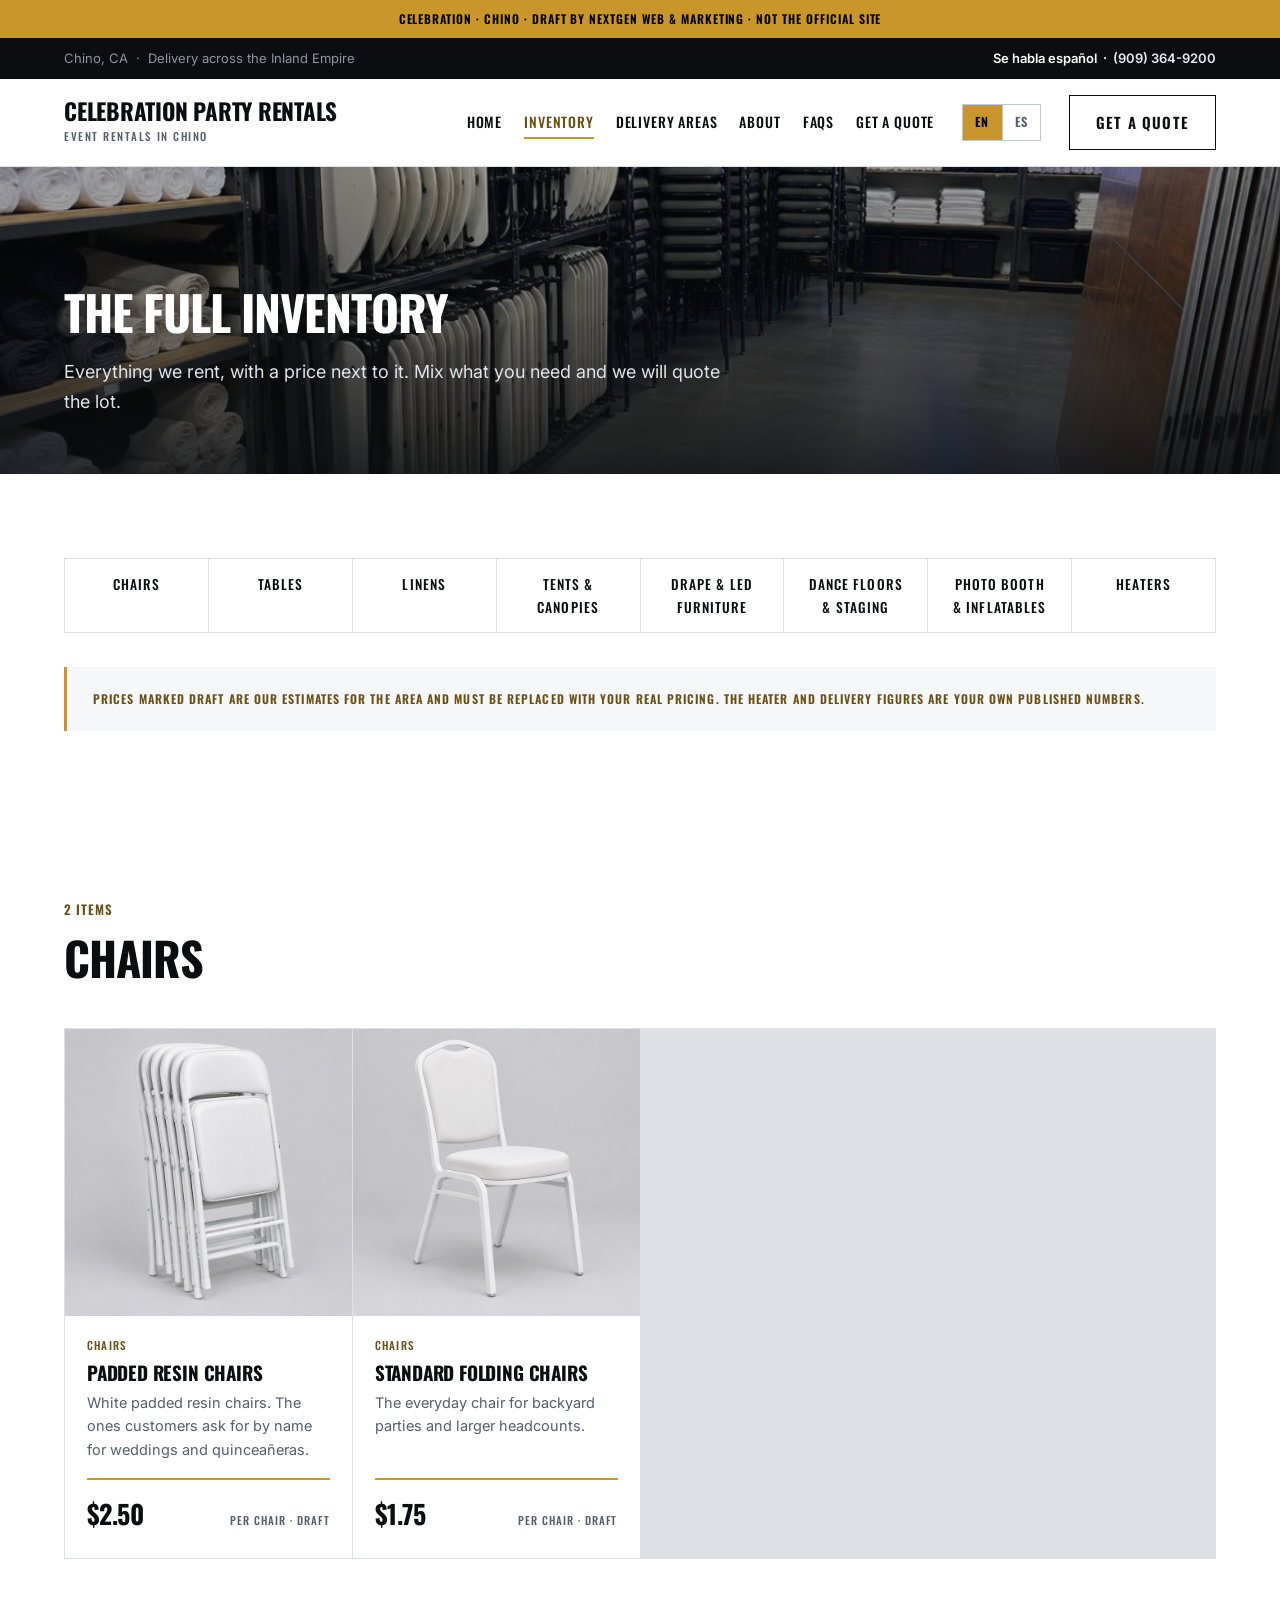
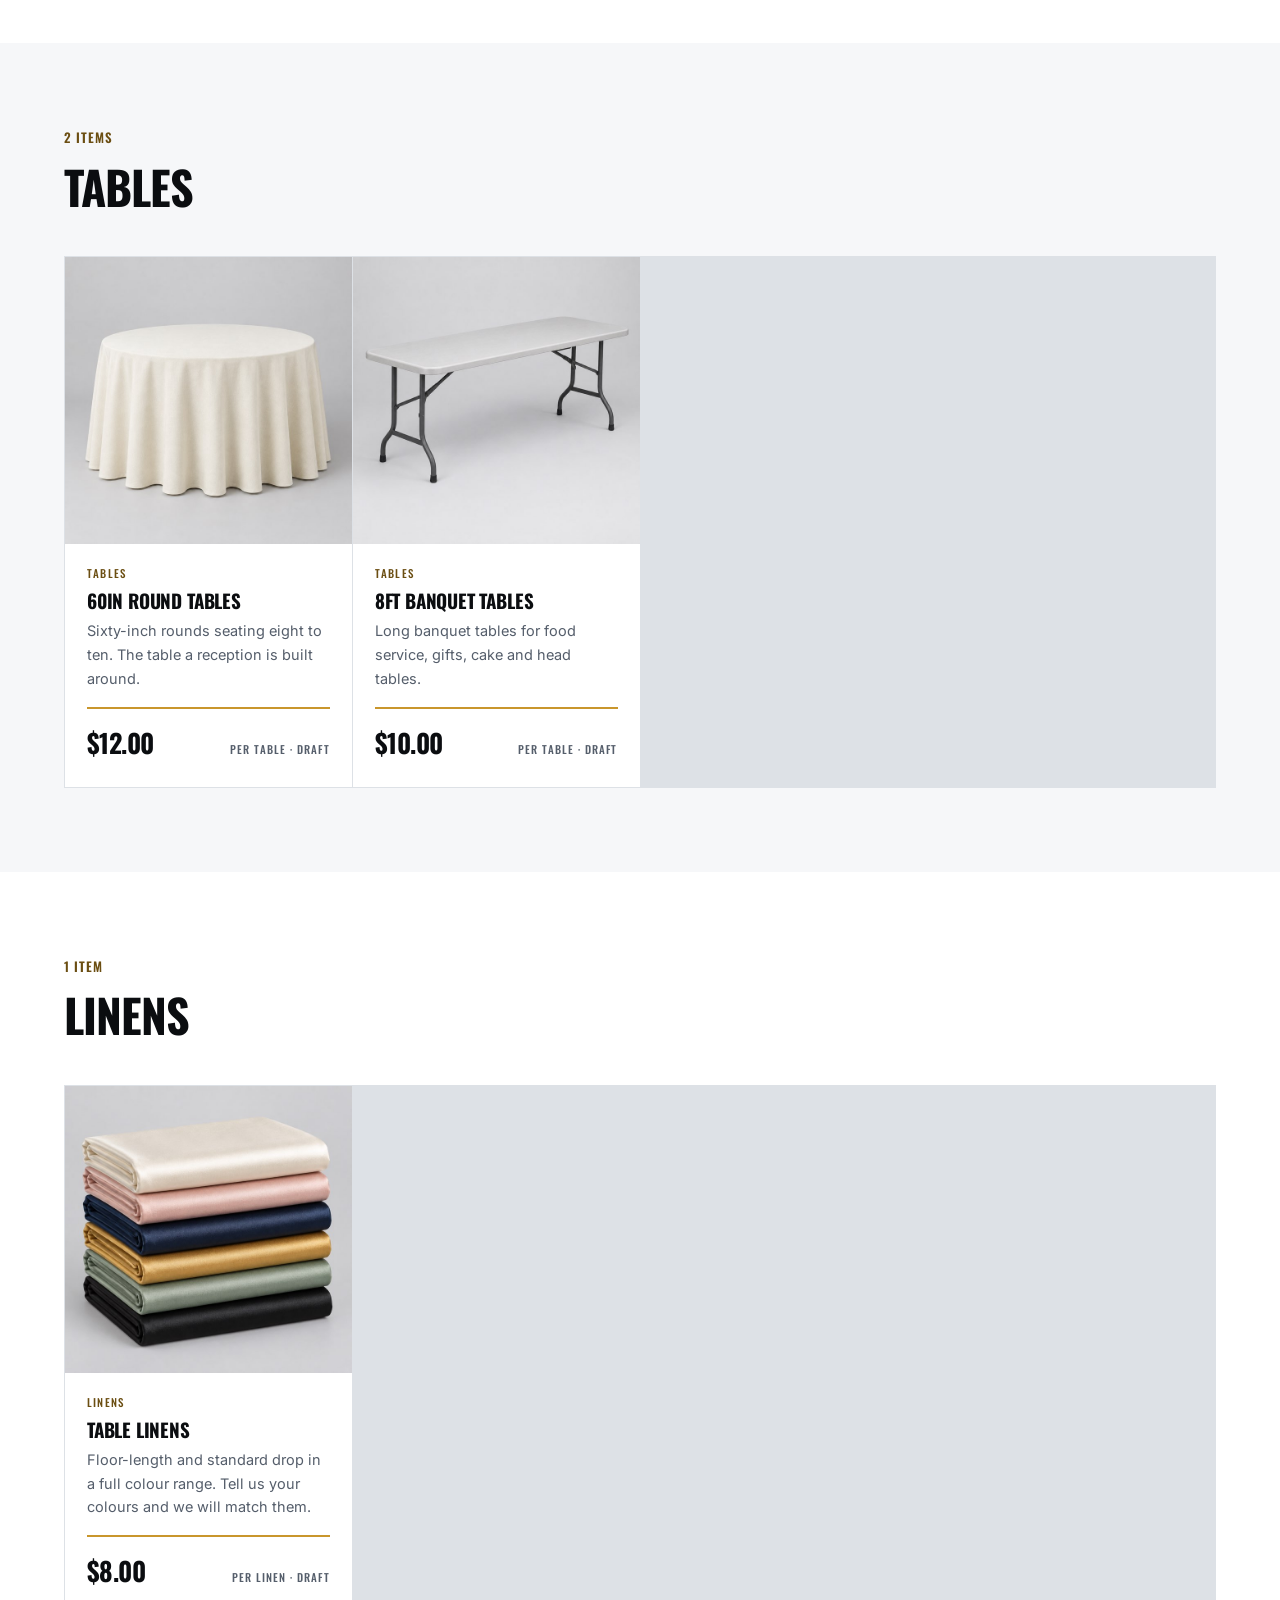
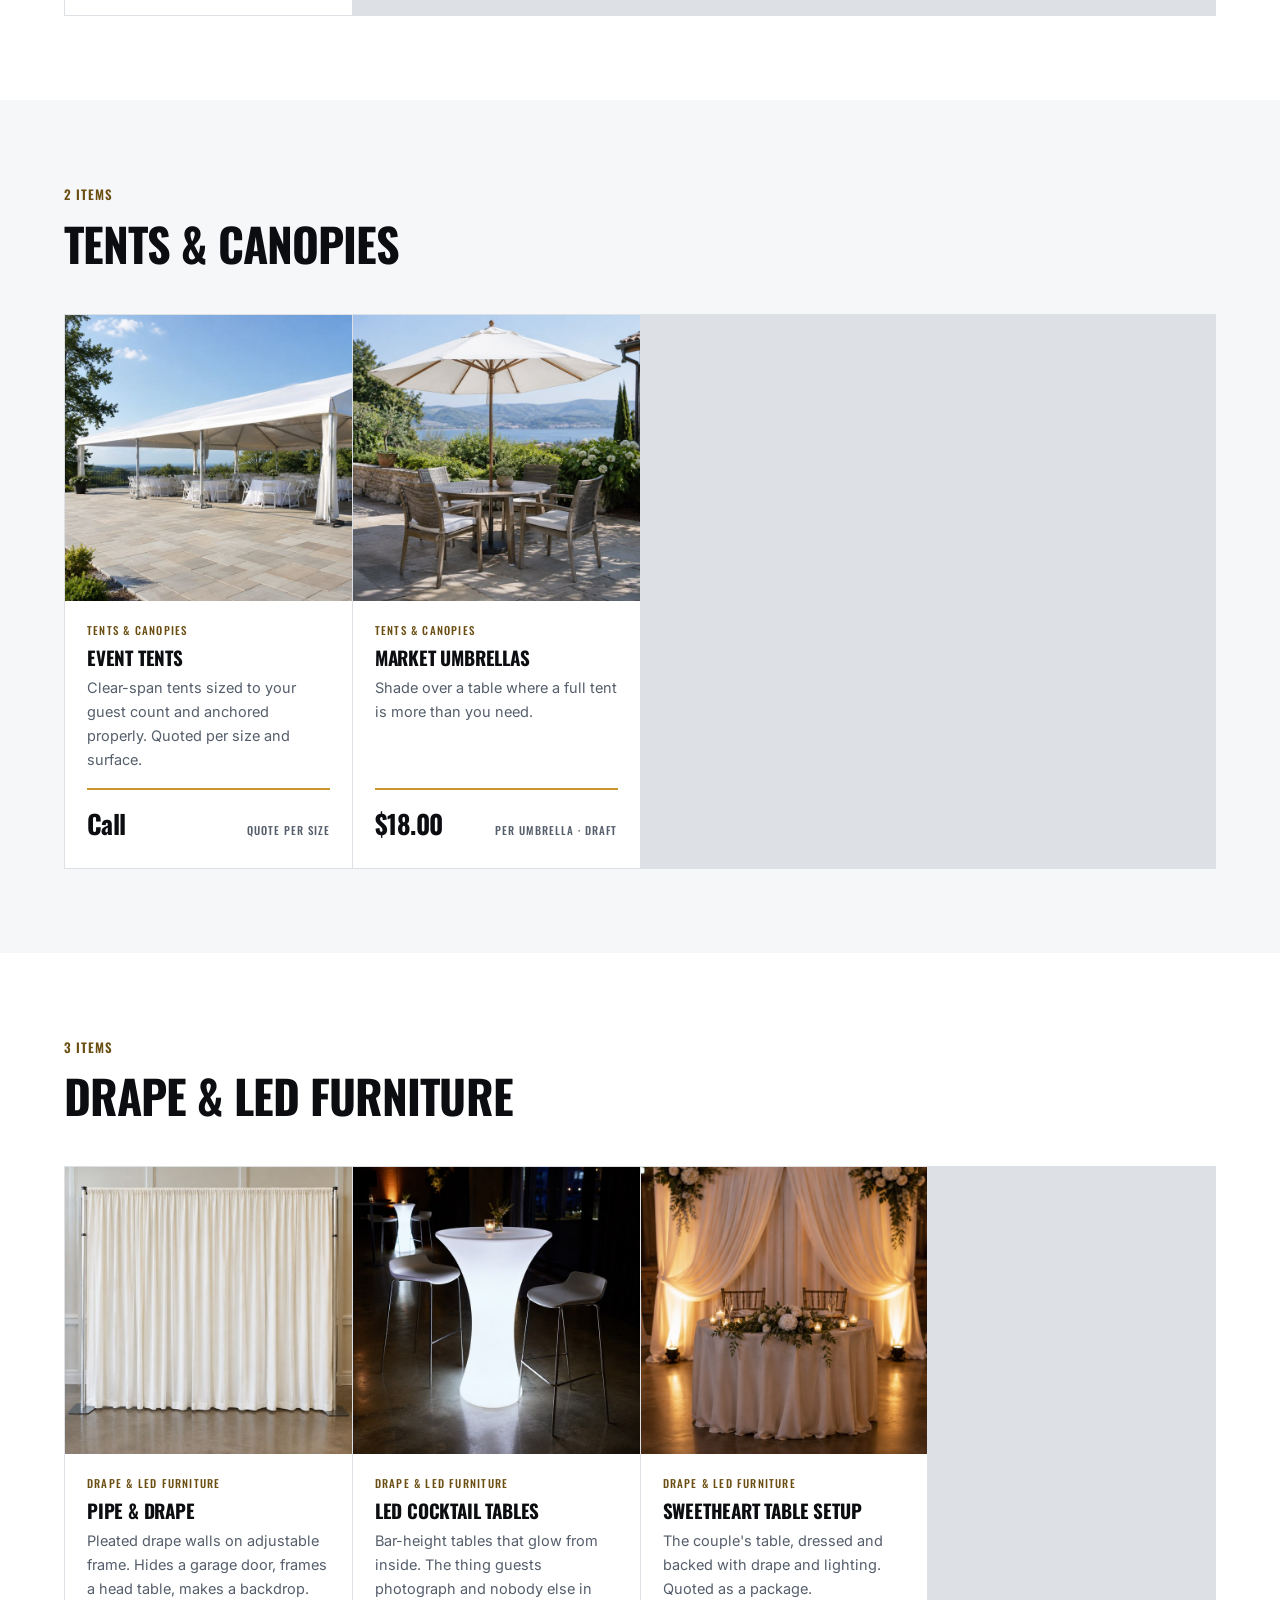
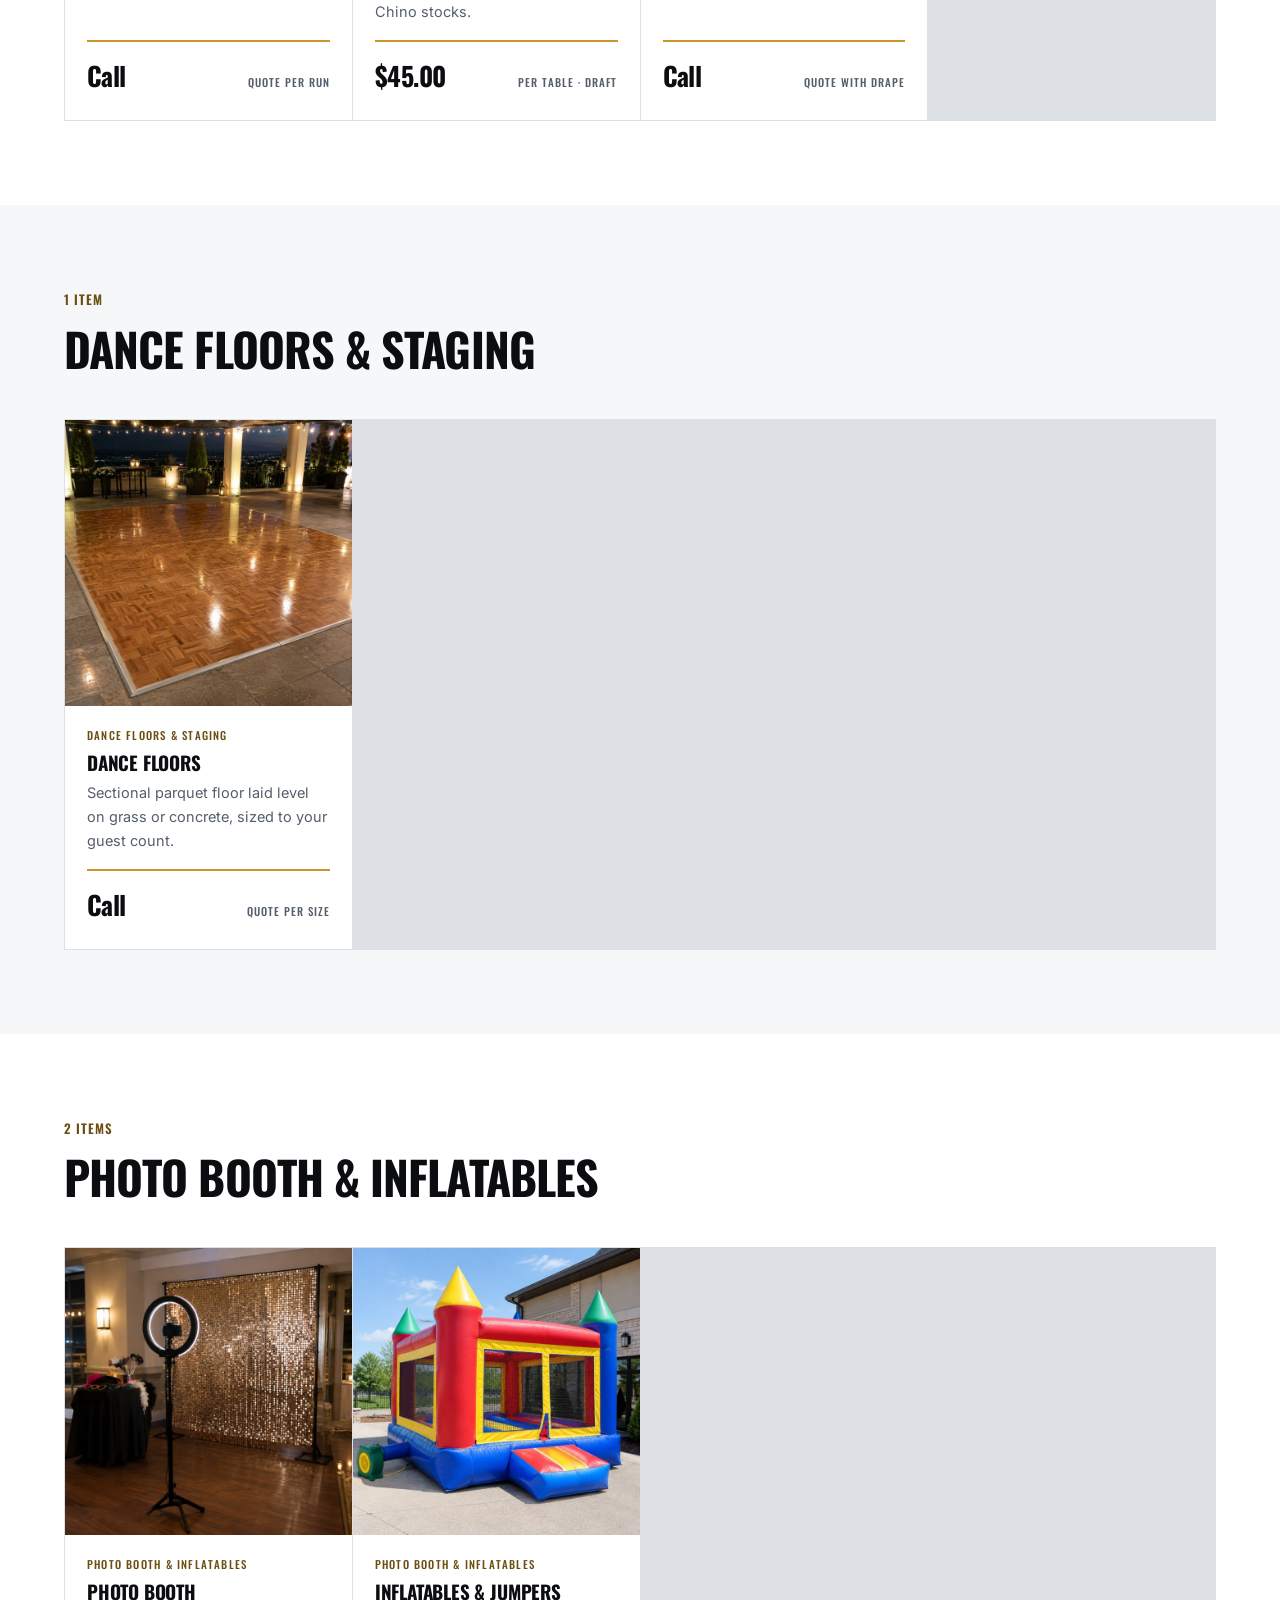
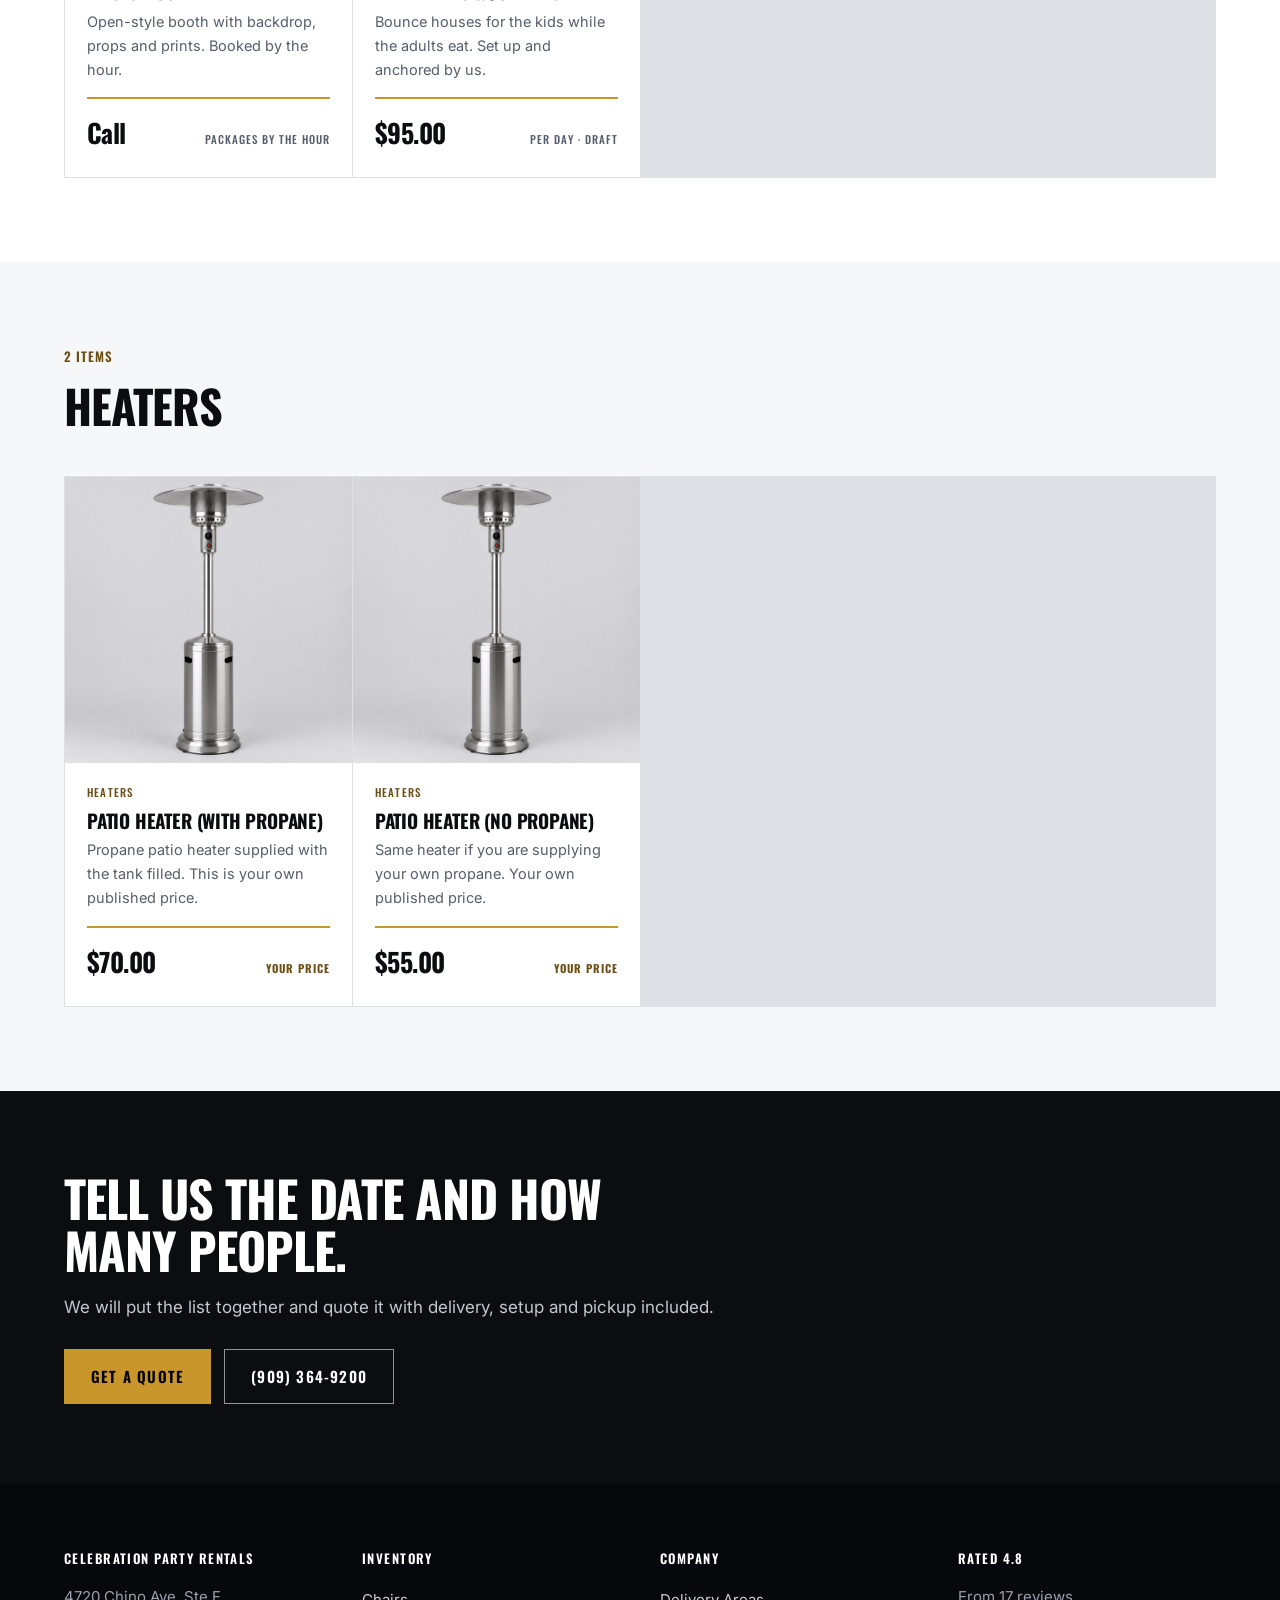
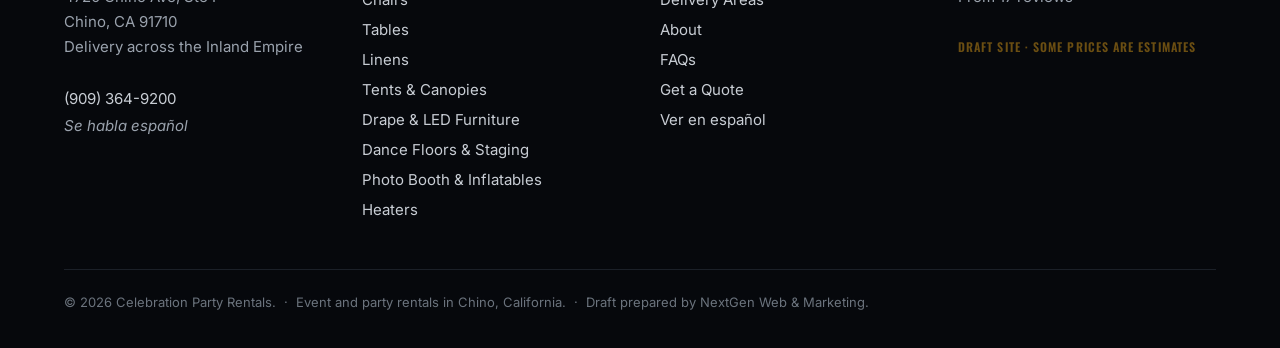
<file: inventory.html>
<!doctype html>
<html lang="en"><head><meta charset="utf-8">
<meta name="viewport" content="width=device-width,initial-scale=1">
<meta name="robots" content="noindex,nofollow,noarchive">
<title>The Full Inventory — Celebration Party Rentals</title>
<meta name="description" content="Everything we rent, with a price next to it. Mix what you need and we will quote the lot.">
<link rel="alternate" hreflang="en" href="inventory.html"><link rel="alternate" hreflang="es" href="inventory-es.html">
<link rel="preconnect" href="https://fonts.googleapis.com">
<link href="https://fonts.googleapis.com/css2?family=Oswald:wght@400;500;600;700&family=Inter:wght@400;500;600;700&display=swap" rel="stylesheet">
<link rel="stylesheet" href="assets/site.css">
</head><body>
<div class="draft">CELEBRATION · CHINO &middot; draft by NextGen Web &amp; Marketing &middot; not the official site</div>
<div class="util"><div class="wrap">
  <span>Chino, CA &nbsp;&middot;&nbsp; Delivery across the Inland Empire</span>
  <span class="lic">Se habla espa&ntilde;ol &nbsp;&middot;&nbsp; <a href="tel:+19093649200">(909) 364-9200</a></span>
</div></div>

<header class="hd"><div class="wrap">
  <a class="brand" href="index.html">
    <div class="n">Celebration Party Rentals</div>
    <div class="s">Event Rentals in Chino</div>
  </a>
  <nav><a href="index.html">Home</a><a href="inventory.html" class="on">Inventory</a><a href="areas.html">Delivery Areas</a><a href="about.html">About</a><a href="faq.html">FAQs</a><a href="contact.html">Get a Quote</a></nav>
  <div class="lang" role="group" aria-label="Language"><a href="inventory.html" class="on" hreflang="en">EN</a><a href="inventory-es.html" hreflang="es">ES</a></div>
  <a class="btn hdcta" href="contact.html">Get a Quote</a>
  <details class="mnav"><summary aria-label="Menu"><span class="bars"><i></i><i></i><i></i></span></summary>
    <div class="sheet"><a href="index.html">Home</a><a href="inventory.html" class="on">Inventory</a><a href="areas.html">Delivery Areas</a><a href="about.html">About</a><a href="faq.html">FAQs</a><a href="contact.html">Get a Quote</a>
    <a class="lang-row" hreflang="es" href="inventory-es.html">Ver en espa&ntilde;ol</a>
    <a class="go" href="contact.html">Get a Quote</a>
    <a class="call" href="tel:+19093649200">(909) 364-9200</a></div></details>
</div></header>

<section class="hero" style="min-height:0">
<img class="bg" src="assets/img/warehouse.jpg" alt="The Full Inventory"><div class="shade"></div>
<div class="wrap" style="padding:120px 24px 58px"><h1 style="font-size:clamp(32px,4.4vw,48px)">The Full Inventory</h1>
<p style="margin-bottom:0">Everything we rent, with a price next to it. Mix what you need and we will quote the lot.</p></div></section>
<section class="sec"><div class="wrap">
  <div class="cats"><a href="#seating">Chairs</a><a href="#tables">Tables</a><a href="#linens">Linens</a><a href="#tents">Tents & Canopies</a><a href="#decor">Drape & LED Furniture</a><a href="#floors">Dance Floors & Staging</a><a href="#fun">Photo Booth & Inflatables</a><a href="#heaters">Heaters</a></div>
  <div class="notes"><p style="margin:0" class="draftpx">Prices marked DRAFT are our estimates for the area and must be replaced with your real pricing. The heater and delivery figures are your own published numbers.</p></div>
</div></section><section class="sec" id="seating"><div class="wrap">
  <div class="shead"><div class="eyebrow">2 items</div>
    <h2>Chairs</h2></div>
  <div class="inv"><article class="item" id="padded-chairs">
<img src="assets/img/chairs-stack.jpg" alt="Padded Resin Chairs" loading="lazy">
<div class="b"><div class="cat">Chairs</div>
<h3>Padded Resin Chairs</h3><p>White padded resin chairs. The ones customers ask for by name for weddings and quinceañeras.</p>
<div class="px"><b>$2.50</b><span>per chair · DRAFT</span></div></div></article><article class="item" id="folding-chairs">
<img src="assets/img/chair-single.jpg" alt="Standard Folding Chairs" loading="lazy">
<div class="b"><div class="cat">Chairs</div>
<h3>Standard Folding Chairs</h3><p>The everyday chair for backyard parties and larger headcounts.</p>
<div class="px"><b>$1.75</b><span>per chair · DRAFT</span></div></div></article></div>
</div></section><section class="sec alt" id="tables"><div class="wrap">
  <div class="shead"><div class="eyebrow">2 items</div>
    <h2>Tables</h2></div>
  <div class="inv"><article class="item" id="round-tables">
<img src="assets/img/table-round.jpg" alt="60in Round Tables" loading="lazy">
<div class="b"><div class="cat">Tables</div>
<h3>60in Round Tables</h3><p>Sixty-inch rounds seating eight to ten. The table a reception is built around.</p>
<div class="px"><b>$12.00</b><span>per table · DRAFT</span></div></div></article><article class="item" id="rect-tables">
<img src="assets/img/table-rect.jpg" alt="8ft Banquet Tables" loading="lazy">
<div class="b"><div class="cat">Tables</div>
<h3>8ft Banquet Tables</h3><p>Long banquet tables for food service, gifts, cake and head tables.</p>
<div class="px"><b>$10.00</b><span>per table · DRAFT</span></div></div></article></div>
</div></section><section class="sec" id="linens"><div class="wrap">
  <div class="shead"><div class="eyebrow">1 item</div>
    <h2>Linens</h2></div>
  <div class="inv"><article class="item" id="linens">
<img src="assets/img/linens.jpg" alt="Table Linens" loading="lazy">
<div class="b"><div class="cat">Linens</div>
<h3>Table Linens</h3><p>Floor-length and standard drop in a full colour range. Tell us your colours and we will match them.</p>
<div class="px"><b>$8.00</b><span>per linen · DRAFT</span></div></div></article></div>
</div></section><section class="sec alt" id="tents"><div class="wrap">
  <div class="shead"><div class="eyebrow">2 items</div>
    <h2>Tents &amp; Canopies</h2></div>
  <div class="inv"><article class="item" id="tent">
<img src="assets/img/tent.jpg" alt="Event Tents" loading="lazy">
<div class="b"><div class="cat">Tents &amp; Canopies</div>
<h3>Event Tents</h3><p>Clear-span tents sized to your guest count and anchored properly. Quoted per size and surface.</p>
<div class="px"><b>Call</b><span>quote per size</span></div></div></article><article class="item" id="umbrella">
<img src="assets/img/umbrella.jpg" alt="Market Umbrellas" loading="lazy">
<div class="b"><div class="cat">Tents &amp; Canopies</div>
<h3>Market Umbrellas</h3><p>Shade over a table where a full tent is more than you need.</p>
<div class="px"><b>$18.00</b><span>per umbrella · DRAFT</span></div></div></article></div>
</div></section><section class="sec" id="decor"><div class="wrap">
  <div class="shead"><div class="eyebrow">3 items</div>
    <h2>Drape &amp; LED Furniture</h2></div>
  <div class="inv"><article class="item" id="pipe-drape">
<img src="assets/img/pipe-drape.jpg" alt="Pipe &amp; Drape" loading="lazy">
<div class="b"><div class="cat">Drape &amp; LED Furniture</div>
<h3>Pipe &amp; Drape</h3><p>Pleated drape walls on adjustable frame. Hides a garage door, frames a head table, makes a backdrop.</p>
<div class="px"><b>Call</b><span>quote per run</span></div></div></article><article class="item" id="led-cocktail">
<img src="assets/img/led-cocktail.jpg" alt="LED Cocktail Tables" loading="lazy">
<div class="b"><div class="cat">Drape &amp; LED Furniture</div>
<h3>LED Cocktail Tables</h3><p>Bar-height tables that glow from inside. The thing guests photograph and nobody else in Chino stocks.</p>
<div class="px"><b>$45.00</b><span>per table · DRAFT</span></div></div></article><article class="item" id="sweetheart">
<img src="assets/img/sweetheart.jpg" alt="Sweetheart Table Setup" loading="lazy">
<div class="b"><div class="cat">Drape &amp; LED Furniture</div>
<h3>Sweetheart Table Setup</h3><p>The couple&#x27;s table, dressed and backed with drape and lighting. Quoted as a package.</p>
<div class="px"><b>Call</b><span>quote with drape</span></div></div></article></div>
</div></section><section class="sec alt" id="floors"><div class="wrap">
  <div class="shead"><div class="eyebrow">1 item</div>
    <h2>Dance Floors &amp; Staging</h2></div>
  <div class="inv"><article class="item" id="dance-floor">
<img src="assets/img/dance-floor.jpg" alt="Dance Floors" loading="lazy">
<div class="b"><div class="cat">Dance Floors &amp; Staging</div>
<h3>Dance Floors</h3><p>Sectional parquet floor laid level on grass or concrete, sized to your guest count.</p>
<div class="px"><b>Call</b><span>quote per size</span></div></div></article></div>
</div></section><section class="sec" id="fun"><div class="wrap">
  <div class="shead"><div class="eyebrow">2 items</div>
    <h2>Photo Booth &amp; Inflatables</h2></div>
  <div class="inv"><article class="item" id="photo-booth">
<img src="assets/img/photo-booth.jpg" alt="Photo Booth" loading="lazy">
<div class="b"><div class="cat">Photo Booth &amp; Inflatables</div>
<h3>Photo Booth</h3><p>Open-style booth with backdrop, props and prints. Booked by the hour.</p>
<div class="px"><b>Call</b><span>packages by the hour</span></div></div></article><article class="item" id="inflatables">
<img src="assets/img/jumper.jpg" alt="Inflatables &amp; Jumpers" loading="lazy">
<div class="b"><div class="cat">Photo Booth &amp; Inflatables</div>
<h3>Inflatables &amp; Jumpers</h3><p>Bounce houses for the kids while the adults eat. Set up and anchored by us.</p>
<div class="px"><b>$95.00</b><span>per day · DRAFT</span></div></div></article></div>
</div></section><section class="sec alt" id="heaters"><div class="wrap">
  <div class="shead"><div class="eyebrow">2 items</div>
    <h2>Heaters</h2></div>
  <div class="inv"><article class="item" id="heater-propane">
<img src="assets/img/heater.jpg" alt="Patio Heater (with propane)" loading="lazy">
<div class="b"><div class="cat">Heaters</div>
<h3>Patio Heater (with propane)</h3><p>Propane patio heater supplied with the tank filled. This is your own published price.</p>
<div class="px"><b>$70.00</b><span style="color:var(--accent-ink);font-weight:700">your price</span></div></div></article><article class="item" id="heater-only">
<img src="assets/img/heater.jpg" alt="Patio Heater (no propane)" loading="lazy">
<div class="b"><div class="cat">Heaters</div>
<h3>Patio Heater (no propane)</h3><p>Same heater if you are supplying your own propane. Your own published price.</p>
<div class="px"><b>$55.00</b><span style="color:var(--accent-ink);font-weight:700">your price</span></div></div></article></div>
</div></section>

<section class="band"><div class="wrap">
  <h2>Tell us the date and how many people.</h2>
  <p>We will put the list together and quote it with delivery, setup and pickup included.</p>
  <a class="btn blue" href="contact.html">Get a Quote</a>
  <a class="btn ghost" href="tel:+19093649200" style="margin-left:8px">(909) 364-9200</a>
</div></section>

<footer class="ft"><div class="wrap"><div class="inner">
  <div class="cols">
    <div><h4>Celebration Party Rentals</h4>
      4720 Chino Ave, Ste F<br>Chino, CA 91710<br>
      Delivery across the Inland Empire<br><br>
      <a href="tel:+19093649200">(909) 364-9200</a><br>
      <span class="es">Se habla espa&ntilde;ol</span></div>
    <div><h4>Inventory</h4><a href="inventory.html#seating">Chairs</a><br><a href="inventory.html#tables">Tables</a><br><a href="inventory.html#linens">Linens</a><br><a href="inventory.html#tents">Tents & Canopies</a><br><a href="inventory.html#decor">Drape & LED Furniture</a><br><a href="inventory.html#floors">Dance Floors & Staging</a><br><a href="inventory.html#fun">Photo Booth & Inflatables</a><br><a href="inventory.html#heaters">Heaters</a><br></div>
    <div><h4>Company</h4>
      <a href="areas.html">Delivery Areas</a><br>
      <a href="about.html">About</a><br>
      <a href="faq.html">FAQs</a><br>
      <a href="contact.html">Get a Quote</a><br>
      <a href="inventory-es.html">Ver en espa&ntilde;ol</a></div>
    <div><h4>Rated 4.8</h4>
      From 17 reviews<br><br>
      <span class="draftpx">Draft site &middot; some prices are estimates</span></div>
  </div>
  <div class="legal">&copy; 2026 Celebration Party Rentals. &nbsp;&middot;&nbsp; Event and party rentals in Chino, California. &nbsp;&middot;&nbsp; Draft prepared by NextGen Web &amp; Marketing.</div>
</div></div></footer>
</body></html>
</file>
<file: assets/site.css>
/* Celebration Party Rentals — built on the NextGen Web & Marketing house system.
   Same layout engine and type system as the NextGen site; the accent is gold
   rather than cyan so this reads as its own brand, not a recoloured template.

     accent        #C9962C   warm gold — FILLS only (buttons, rules, marks)
     accent-ink    #6B4E12   accent-coloured TEXT on white (~9:1 on white)
     accent-dim    #A3761E   hover on a gold fill
     text-primary  #0B0D10   headings and body
     text-secondary#555E6B   muted copy, 7:1 on white
     bg-secondary  #F6F7F9   alternating sections and cards
     border        #DDE1E6   hairlines
   Type: Oswald condensed bold UPPERCASE headlines, Inter for body.
   tracking: headline -0.02em, eyebrow 0.08em
   Corners are square throughout — the NextGen direction has no rounding.      */
:root{
  --accent:#C9962C; --accent-bright:#E8B948; --accent-dim:#A3761E; --accent-ink:#6B4E12;
  --glow:rgba(201,150,44,.20);
  --ink:#0B0D10; --ink-soft:#2B3038; --muted:#555E6B;
  --s2:#F6F7F9; --s3:#EDEFF2; --line:#DDE1E6; --line2:#C2C8D0;
  --h:'Oswald',Impact,sans-serif; --b:'Inter',system-ui,sans-serif;
  --mono:'IBM Plex Mono',ui-monospace,monospace;
}
*{box-sizing:border-box}
html{scroll-behavior:smooth;-webkit-text-size-adjust:100%}
body{margin:0;font-family:var(--b);font-size:17px;line-height:1.65;color:var(--muted);
     background:#fff;-webkit-font-smoothing:antialiased}
h1,h2,h3{font-family:var(--h);color:var(--ink);margin:0;font-weight:700;
         text-transform:uppercase;letter-spacing:-.02em;line-height:1.04}
h4,h5,h6{font-family:var(--h);color:var(--ink);margin:0;font-weight:600;
         text-transform:uppercase;letter-spacing:.08em}
a{color:inherit}
img{max-width:100%;display:block}
p{color:var(--muted);margin:0 0 16px}
.wrap{max-width:1200px;margin:0 auto;padding:0 24px}
.eyebrow{font-family:var(--h);font-size:13px;font-weight:600;letter-spacing:.08em;
         text-transform:uppercase;color:var(--accent-ink);margin-bottom:14px}
:focus-visible{outline:none;box-shadow:0 0 0 2px #fff,0 0 0 4px var(--accent)}
.bg-grid{background-image:linear-gradient(rgba(11,13,16,.028) 1px,transparent 1px),
         linear-gradient(90deg,rgba(11,13,16,.028) 1px,transparent 1px);
         background-size:64px 64px;background-position:center}

/* ---------- draft ribbon ---------- */
.draft{position:sticky;top:0;z-index:60;background:var(--accent);color:#000;
       font-family:var(--h);font-weight:600;font-size:12px;letter-spacing:.08em;
       text-transform:uppercase;text-align:center;padding:9px 14px}
.draft a{color:#000}

/* ---------- utility strip ---------- */
.util{background:var(--ink);color:#8e96a3;font-size:13px}
.util .wrap{display:flex;justify-content:space-between;gap:16px;padding:10px 24px;flex-wrap:wrap}
.util a{color:#e6e9ee;text-decoration:none;font-weight:600}
.util a:hover{color:var(--accent-bright)}
.lic{color:#fff;font-weight:600}

/* ---------- header ---------- */
.hd{background:rgba(255,255,255,.94);backdrop-filter:blur(10px);
    border-bottom:1px solid var(--line);position:sticky;top:0;z-index:50}
.hd .wrap{display:flex;align-items:center;gap:28px;padding:16px 24px}
.brand{text-decoration:none;margin-right:auto;display:block}
.brand .n{font-family:var(--h);font-size:23px;font-weight:700;color:var(--ink);
          text-transform:uppercase;letter-spacing:-.01em;line-height:1}
.brand .s{font-family:var(--h);font-size:11px;font-weight:500;color:var(--muted);
          text-transform:uppercase;letter-spacing:.14em;margin-top:4px}
.hd nav{display:flex;gap:22px}
.hd nav a{font-family:var(--h);font-size:14px;font-weight:500;text-transform:uppercase;
          white-space:nowrap;letter-spacing:.06em;color:var(--ink);text-decoration:none;padding:4px 0;
          border-bottom:2px solid transparent;transition:color .15s,border-color .15s}
.hd nav a:hover{color:var(--accent-ink)}
.hd nav a.on{border-bottom-color:var(--accent);color:var(--accent-ink)}
.hdcta{white-space:nowrap}
@media(max-width:1180px){.hd nav,.hd .hdcta{display:none}}

/* ---------- mobile nav (CSS only — iOS Quick Look runs no JS) ---------- */
.mnav{display:none;margin-left:auto}
@media(max-width:1180px){.mnav{display:block}}
.mnav summary{list-style:none;cursor:pointer;padding:8px}
.mnav summary::-webkit-details-marker{display:none}
.bars{display:block;width:26px}
.bars i{display:block;height:2.5px;background:var(--ink);margin:5px 0}
.mnav .sheet{position:absolute;left:0;right:0;top:100%;background:#fff;
             border-bottom:1px solid var(--line);padding:10px 24px 20px;
             box-shadow:0 18px 40px rgba(11,13,16,.1)}
.mnav .sheet a{display:block;padding:13px 0;border-bottom:1px solid var(--line);
               font-family:var(--h);font-size:15px;font-weight:500;text-transform:uppercase;
               letter-spacing:.07em;text-decoration:none;color:var(--ink)}
.mnav .sheet a.on{color:var(--accent-ink)}
.mnav .sheet a.go{background:var(--accent);color:#000;text-align:center;margin-top:14px;
                  border:0;padding:15px}
.mnav .sheet a.call{background:var(--ink);color:#fff;text-align:center;margin-top:8px;
                    border:0;padding:15px}

/* ---------- buttons (square, uppercase, condensed) ---------- */
.btn{display:inline-block;font-family:var(--h);font-size:15px;font-weight:600;
     text-transform:uppercase;letter-spacing:.08em;text-decoration:none;
     padding:14px 26px;border:1px solid var(--ink);color:var(--ink);background:#fff;
     transition:background .15s,color .15s,border-color .15s}
.btn:hover{background:var(--ink);color:#fff}
.btn.blue{background:var(--accent);border-color:var(--accent);color:#000}
.btn.blue:hover{background:var(--accent-dim);border-color:var(--accent-dim);color:#000}
.btn.ghost{background:transparent;border-color:rgba(255,255,255,.55);color:#fff}
.btn.ghost:hover{background:#fff;color:var(--ink);border-color:#fff}

/* ---------- hero ---------- */
.hero{position:relative;overflow:hidden;background:var(--ink)}
.hero .bg{position:absolute;inset:0;width:100%;height:100%;object-fit:cover}
.hero .shade{position:absolute;inset:0;
  background:linear-gradient(180deg,rgba(11,13,16,.34) 0%,rgba(11,13,16,.52) 45%,rgba(11,13,16,.88) 100%)}
.hero .wrap{position:relative;padding:150px 24px 74px}
.hero h1{color:#fff;font-size:clamp(40px,6.4vw,78px);max-width:16ch;margin-bottom:20px}
.hero p{color:#dfe4ea;font-size:18px;max-width:62ch;margin-bottom:28px}
.hero .eyebrow{color:var(--accent-bright)}

/* ---------- sections ---------- */
.sec{padding:84px 0}
.sec.alt{background:var(--s2)}
.shead{max-width:760px;margin-bottom:46px}
.shead h2{font-size:clamp(30px,3.9vw,46px);margin-bottom:16px}
.shead p{font-size:17px;margin:0}
.center{text-align:center}
.two{display:grid;grid-template-columns:1fr 1fr;gap:64px;align-items:center}
@media(max-width:900px){.two{grid-template-columns:1fr;gap:38px}.sec{padding:60px 0}}

/* ---------- stat band ---------- */
.stats{display:grid;grid-template-columns:repeat(auto-fit,minmax(190px,1fr));
       gap:1px;background:var(--line);border:1px solid var(--line)}
.stat{background:#fff;padding:30px 24px}
.stat b{display:block;font-family:var(--h);font-size:46px;font-weight:700;color:var(--ink);
        line-height:1;letter-spacing:-.02em}
.stat span{display:block;font-family:var(--h);font-size:12px;font-weight:500;
           text-transform:uppercase;letter-spacing:.1em;color:var(--accent-ink);margin-top:10px}
.stat i{display:block;font-style:normal;font-size:14px;color:var(--muted);margin-top:6px}

/* ---------- card grid (categories, areas) ---------- */
.grid3{display:grid;grid-template-columns:repeat(auto-fit,minmax(260px,1fr));gap:1px;
       background:var(--line);border:1px solid var(--line)}
.svc{background:#fff;padding:30px 26px;text-decoration:none;display:block;
     transition:background .15s}
a.svc:hover{background:var(--s2)}
.svc h3{font-size:22px;margin-bottom:10px}
.svc span{font-family:var(--h);font-size:13px;font-weight:500;text-transform:uppercase;
          letter-spacing:.08em;color:var(--accent-ink)}
.svc p{font-size:15px}

/* ---------- inventory catalogue ---------- */
.inv{display:grid;grid-template-columns:repeat(auto-fill,minmax(250px,1fr));gap:1px;
     background:var(--line);border:1px solid var(--line)}
.item{background:#fff;overflow:hidden;display:flex;flex-direction:column;
      transition:background .15s}
.item:hover{background:var(--s2)}
.item img{aspect-ratio:1/1;object-fit:cover;width:100%;background:var(--s3)}
.item .b{padding:20px 22px 22px;display:flex;flex-direction:column;flex:1}
.item h3{font-size:19px;margin-bottom:8px;letter-spacing:-.01em}
.item .cat{font-family:var(--h);font-size:11px;font-weight:500;letter-spacing:.11em;
           text-transform:uppercase;color:var(--accent-ink);margin-bottom:9px}
.item p{font-size:14.5px;margin:0 0 16px;flex:1}
.item .px{display:flex;align-items:baseline;justify-content:space-between;gap:10px;
          border-top:2px solid var(--accent);padding-top:13px}
.item .px b{font-family:var(--h);font-size:26px;color:var(--ink);font-weight:700;
            letter-spacing:-.02em}
.item .px span{font-family:var(--h);font-size:11px;font-weight:500;text-transform:uppercase;
               letter-spacing:.09em;color:var(--muted)}
.draftpx{font-family:var(--h);color:var(--accent-ink);font-weight:600;font-size:12px;
         letter-spacing:.09em;text-transform:uppercase}

/* category rail */
.cats{display:flex;flex-wrap:wrap;gap:0;margin-bottom:34px;border:1px solid var(--line)}
.cats a{text-decoration:none;font-family:var(--h);font-size:13.5px;font-weight:500;
        text-transform:uppercase;letter-spacing:.08em;padding:14px 20px;color:var(--ink);
        border-right:1px solid var(--line);flex:1;text-align:center;transition:background .15s}
.cats a:last-child{border-right:0}
.cats a:hover{background:var(--accent);color:#000}
@media(max-width:800px){.cats a{flex:1 1 44%;border-bottom:1px solid var(--line)}}

/* ---------- packages ---------- */
.pks{display:grid;grid-template-columns:repeat(auto-fit,minmax(290px,1fr));gap:1px;
     background:var(--line);border:1px solid var(--line)}
.pk{background:#fff;padding:34px 30px}
.pk.feat{background:var(--ink)}
.pk.feat h3,.pk.feat .amt{color:#fff}
.pk.feat li{color:#c9ced6}
.pk.feat .draftpx{color:var(--accent-bright)}
.pk h3{font-size:25px;margin-bottom:6px}
.pk .amt{font-family:var(--h);font-size:52px;color:var(--ink);font-weight:700;
         line-height:1;letter-spacing:-.02em;margin:18px 0 6px}
.pk ul{list-style:none;padding:0;margin:20px 0 26px}
.pk li{padding-left:26px;position:relative;margin-bottom:11px;font-size:15px;color:var(--muted)}
.pk li:before{content:"";position:absolute;left:0;top:7px;width:13px;height:7px;
              border-left:2.5px solid var(--accent);border-bottom:2.5px solid var(--accent);
              transform:rotate(-45deg)}

/* ---------- ticks list ---------- */
.ticks{list-style:none;padding:0;margin:26px 0}
.ticks li{padding-left:30px;position:relative;margin-bottom:15px;color:var(--muted)}
.ticks li b{color:var(--ink)}
.ticks li:before{content:"";position:absolute;left:0;top:8px;width:15px;height:8px;
                 border-left:2.5px solid var(--accent);border-bottom:2.5px solid var(--accent);
                 transform:rotate(-45deg)}

/* ---------- faq ---------- */
.fq{border-bottom:1px solid var(--line);padding:4px 0}
.fq summary{list-style:none;cursor:pointer;padding:22px 0;font-family:var(--h);font-size:19px;
            font-weight:600;text-transform:uppercase;letter-spacing:.01em;color:var(--ink);
            display:flex;justify-content:space-between;gap:20px;align-items:center}
.fq summary::-webkit-details-marker{display:none}
.fq summary:after{content:"+";color:var(--accent-ink);font-size:26px;font-weight:400;line-height:1}
.fq[open] summary:after{content:"\2212"}
.fq p{padding:0 0 22px;margin:0;max-width:72ch}

/* ---------- notes ---------- */
.notes{background:var(--s2);border-left:3px solid var(--accent);padding:22px 26px}
.notes h4{font-size:14px;margin-bottom:12px;color:var(--ink)}
.notes ul{margin:0;padding-left:20px}
.notes li{margin-bottom:9px;font-size:15px}

/* ---------- form ---------- */
.fld{display:block}
.fld label{display:block;margin-bottom:18px;font-family:var(--h);font-size:12px;
           font-weight:500;text-transform:uppercase;letter-spacing:.1em;color:var(--ink)}
.fld input,.fld select,.fld textarea{display:block;width:100%;margin-top:8px;padding:14px 16px;
  border:1px solid var(--line2);background:var(--s2);font-family:var(--b);font-size:16px;
  color:var(--ink);text-transform:none;letter-spacing:0}
.fld input:focus,.fld select:focus,.fld textarea:focus{outline:none;border-color:var(--accent);
  background:#fff}
.fld button{width:100%;cursor:pointer;margin-top:6px}

/* ---------- closing band ---------- */
.band{background:var(--ink);padding:80px 0;position:relative;overflow:hidden}
.band h2{color:#fff;font-size:clamp(30px,4.2vw,50px);max-width:20ch;margin-bottom:18px}
.band p{color:#c2c8d0;max-width:62ch;font-size:17px;margin-bottom:28px}
.band .es{color:var(--accent-bright)}

/* ---------- footer ---------- */
.ft{background:#06080C;color:#9aa2ad;font-size:15px;padding:64px 0 34px}
.ft .cols{display:grid;grid-template-columns:repeat(auto-fit,minmax(200px,1fr));gap:40px}
.ft h4{color:#fff;font-size:13px;margin-bottom:16px;letter-spacing:.11em}
.ft a{color:#c8cdd4;text-decoration:none;line-height:2}
.ft a:hover{color:var(--accent-bright)}
.ft .legal{border-top:1px solid #1b2028;margin-top:44px;padding-top:22px;font-size:13px;
           color:#6b737d}
.es{font-style:italic}


/* ---------- language switch ---------- */
.lang{display:flex;border:1px solid var(--line2);flex:0 0 auto}
.lang a{font-family:var(--h);font-size:12.5px;font-weight:600;letter-spacing:.09em;
        text-transform:uppercase;text-decoration:none;color:var(--muted);
        padding:7px 12px;transition:background .15s,color .15s}
.lang a+a{border-left:1px solid var(--line2)}
.lang a:hover{color:var(--ink)}
.lang a.on{background:var(--accent);color:#000}
@media(max-width:1180px){.lang{margin-left:auto;margin-right:4px}}
.mnav .sheet a.lang-row{background:var(--s2);text-align:center;margin-top:12px;
                        border-bottom:0;color:var(--accent-ink)}

/* ---------- phone ---------- */
@media(max-width:700px){
  .hero .wrap{padding:104px 24px 56px}
  .hero h1{font-size:clamp(34px,9vw,46px);max-width:none}
  .hero p{font-size:16.5px}
  .brand .n{font-size:19px;letter-spacing:0}
  .brand .s{display:none}
  .hd .wrap{gap:10px;padding:14px 16px}
  .lang a{padding:6px 9px;font-size:11.5px}
  .util{font-size:12px}
  .util .wrap{padding:9px 20px;gap:6px}
  .sec{padding:52px 0}
  .shead{margin-bottom:30px}
  .stat{padding:22px 20px}
  .stat b{font-size:38px}
  .inv{grid-template-columns:repeat(auto-fill,minmax(160px,1fr))}
  .item .b{padding:15px 16px 17px}
  .item h3{font-size:16px}
  .item p{font-size:13.5px}
  .item .px b{font-size:21px}
  .band{padding:58px 0}
  .btn{display:block;text-align:center;padding:15px 22px}
  .btn+.btn{margin-top:10px;margin-left:0 !important}
  .ft{padding:48px 0 28px}
}
</file>
